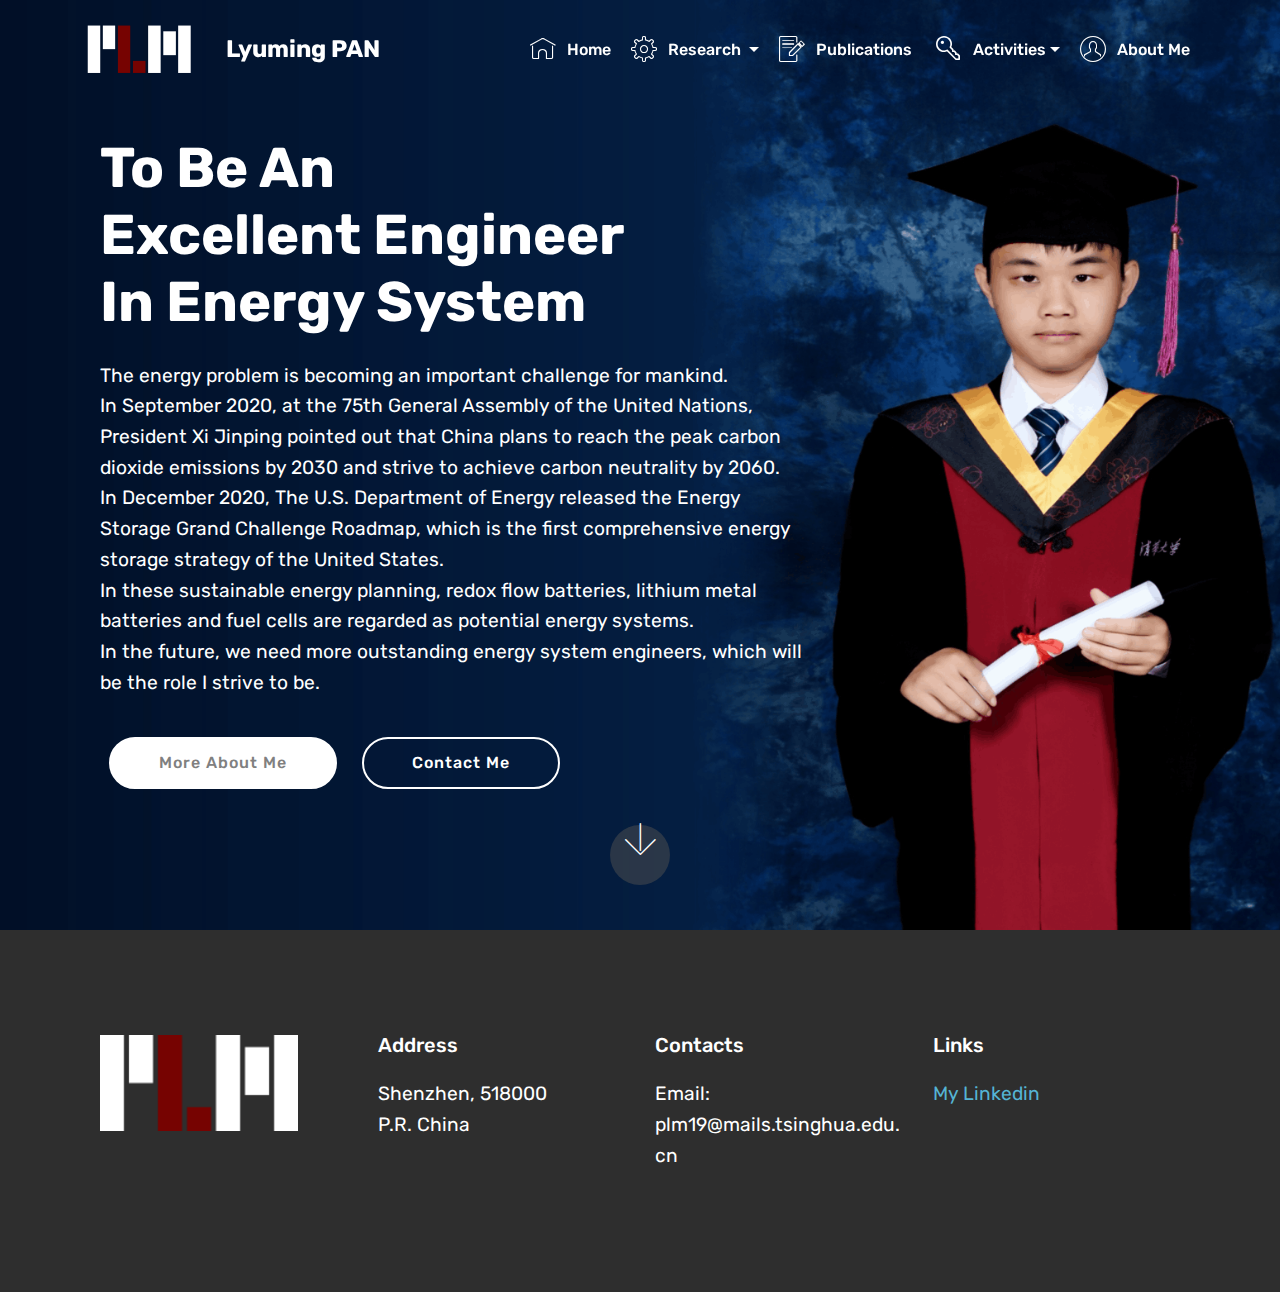
<file: index.html>
<!DOCTYPE html>
<html  >
<head>
  <!-- Site made with Mobirise Website Builder v4.12.4, https://mobirise.com -->
  <meta charset="UTF-8">
  <meta http-equiv="X-UA-Compatible" content="IE=edge">
  <meta name="generator" content="Mobirise v4.12.4, mobirise.com">
  <meta name="viewport" content="width=device-width, initial-scale=1, minimum-scale=1">
  <link rel="shortcut icon" href="assets/images/logo-mini-404x284.png" type="image/x-icon">
  <meta name="description" content="">
  
  
  <title>Home</title>
  <link rel="stylesheet" href="assets/web/assets/mobirise-icons-bold/mobirise-icons-bold.css">
  <link rel="stylesheet" href="assets/web/assets/mobirise-icons/mobirise-icons.css">
  <link rel="stylesheet" href="assets/bootstrap/css/bootstrap.min.css">
  <link rel="stylesheet" href="assets/bootstrap/css/bootstrap-grid.min.css">
  <link rel="stylesheet" href="assets/bootstrap/css/bootstrap-reboot.min.css">
  <link rel="stylesheet" href="assets/tether/tether.min.css">
  <link rel="stylesheet" href="assets/dropdown/css/style.css">
  <link rel="stylesheet" href="assets/socicon/css/styles.css">
  <link rel="stylesheet" href="assets/theme/css/style.css">
  <link rel="preload" as="style" href="assets/mobirise/css/mbr-additional.css"><link rel="stylesheet" href="assets/mobirise/css/mbr-additional.css" type="text/css">
  
  
  
</head>
<body>
  <section class="menu cid-qTkzRZLJNu" once="menu" id="menu1-0">

    

    <nav class="navbar navbar-expand beta-menu navbar-dropdown align-items-center navbar-fixed-top navbar-toggleable-sm bg-color transparent">
        <button class="navbar-toggler navbar-toggler-right" type="button" data-toggle="collapse" data-target="#navbarSupportedContent" aria-controls="navbarSupportedContent" aria-expanded="false" aria-label="Toggle navigation">
            <div class="hamburger">
                <span></span>
                <span></span>
                <span></span>
                <span></span>
            </div>
        </button>
        <div class="menu-logo">
            <div class="navbar-brand">
                <span class="navbar-logo">
                    <a href="index.html">
                         <img src="assets/images/logo-mini-404x284.png" alt="Mobirise" title="" style="height: 5.2rem;">
                    </a>
                </span>
                <span class="navbar-caption-wrap"><a class="navbar-caption text-white display-5" href="index.html">&nbsp; &nbsp;Lyuming PAN</a></span>
            </div>
        </div>
        <div class="collapse navbar-collapse" id="navbarSupportedContent">
            <ul class="navbar-nav nav-dropdown nav-right" data-app-modern-menu="true"><li class="nav-item">
                    <a class="nav-link link text-white display-4" href="https://mobirise.com">
                        </a>
                </li><li class="nav-item"><a class="nav-link link text-white display-4" href="index.html">
                        <span class="mbri-home mbr-iconfont mbr-iconfont-btn"></span>Home</a></li><li class="nav-item dropdown"><a class="nav-link link text-white dropdown-toggle display-4" href="page1.html" data-toggle="dropdown-submenu" aria-expanded="false"><span class="mbri-setting3 mbr-iconfont mbr-iconfont-btn"></span>
                        Research&nbsp;</a><div class="dropdown-menu"><a class="text-white dropdown-item display-4" href="page1.html#header9-1s">Cathodes of Zn-air Batteries</a><a class="text-white dropdown-item display-4" href="page1.html#header9-1t">Catalysts of Zn-air Batteries</a><a class="text-white dropdown-item display-4" href="page1.html#header9-20">System of Mg-air Batteries</a></div></li><li class="nav-item"><a class="nav-link link text-white display-4" href="page2.html"><span class="mbri-edit mbr-iconfont mbr-iconfont-btn"></span>
                        Publications&nbsp;</a></li><li class="nav-item dropdown"><a class="nav-link link text-white dropdown-toggle display-4" href="page3.html" data-toggle="dropdown-submenu" aria-expanded="false"><span class="mbrib-key mbr-iconfont mbr-iconfont-btn"></span>Activities</a><div class="dropdown-menu"><a class="text-white dropdown-item display-4" href="page3.html#header9-1v">Speech and Presentation</a><a class="text-white dropdown-item display-4" href="page3.html#features14-v">Teaching Assistant</a></div></li>
                <li class="nav-item">
                    <a class="nav-link link text-white display-4" href="page4.html"><span class="mbri-user mbr-iconfont mbr-iconfont-btn"></span>
                        
                        About Me</a>
                </li></ul>
            
        </div>
    </nav>
</section>

<section class="engine"><a href="https://mobirise.info/b">how to create a site for free</a></section><section class="header9 cid-swNznnhwGh" id="header9-1q">

    

    

    <div class="container">
        <div class="media-container-column mbr-white col-lg-8 col-md-10">
            <h1 class="mbr-section-title align-left mbr-bold pb-3 mbr-fonts-style display-1">To Be An
<div>Excellent Engineer
</div><div>In Energy System
</div></h1>
            
            <p class="mbr-text align-left pb-3 mbr-fonts-style display-7">The energy problem is becoming an important challenge for mankind. <br>In September 2020, at the 75th General Assembly of the United Nations, President Xi Jinping pointed out that China plans to reach the peak carbon dioxide emissions by 2030 and strive to achieve carbon neutrality by 2060. <br>In December 2020, The U.S. Department of Energy released the Energy Storage Grand Challenge Roadmap, which is the first comprehensive energy storage strategy of the United States. <br>In these sustainable energy planning, redox flow batteries, lithium metal batteries and fuel cells are regarded as potential energy systems. <br>In the future, we need more outstanding energy system engineers, which will be the role I strive to be.
&nbsp;&nbsp;<br></p>
            <div class="mbr-section-btn align-left"><a class="btn btn-md btn-white display-4" href="page4.html">More About Me</a>
                <a class="btn btn-md btn-white-outline display-4" href="index.html#bottom">Contact Me</a></div>
        </div>
    </div>

    <div class="mbr-arrow hidden-sm-down" aria-hidden="true">
        <a href="#next">
            <i class="mbri-down mbr-iconfont"></i>
        </a>
    </div>
</section>

<section class="cid-qTkAaeaxX5" id="footer1-2">

    

    

    <div class="container">
        <div class="media-container-row content text-white">
            <div class="col-12 col-md-3">
                <div class="media-wrap">
                    <a href="https://mobirise.com/">
                        <img src="assets/images/logo-192x93.png" alt="Mobirise" title="">
                    </a>
                </div>
            </div>
            <div class="col-12 col-md-3 mbr-fonts-style display-7">
                <h5 class="pb-3">
                    Address
                </h5>
                <p class="mbr-text">Shenzhen, 518000<br>P.R. China</p>
            </div>
            <div class="col-12 col-md-3 mbr-fonts-style display-7">
                <h5 class="pb-3">
                    Contacts
                </h5>
                <p class="mbr-text">
                    Email: <br>plm19@mails.tsinghua.edu.cn</p>
            </div>
            <div class="col-12 col-md-3 mbr-fonts-style display-7">
                <h5 class="pb-3">
                    Links
                </h5>
                <p class="mbr-text"><a href="https://www.linkedin.com/in/lyuming-pan-6872a6199" target="_blank">My Linkedin</a>&nbsp;<br><br><br></p>
            </div>
        </div>
        
    </div>
</section>


  <script src="assets/web/assets/jquery/jquery.min.js"></script>
  <script src="assets/popper/popper.min.js"></script>
  <script src="assets/bootstrap/js/bootstrap.min.js"></script>
  <script src="assets/tether/tether.min.js"></script>
  <script src="assets/dropdown/js/nav-dropdown.js"></script>
  <script src="assets/dropdown/js/navbar-dropdown.js"></script>
  <script src="assets/touchswipe/jquery.touch-swipe.min.js"></script>
  <script src="assets/smoothscroll/smooth-scroll.js"></script>
  <script src="assets/theme/js/script.js"></script>
  
  
</body>
</html>
</file>
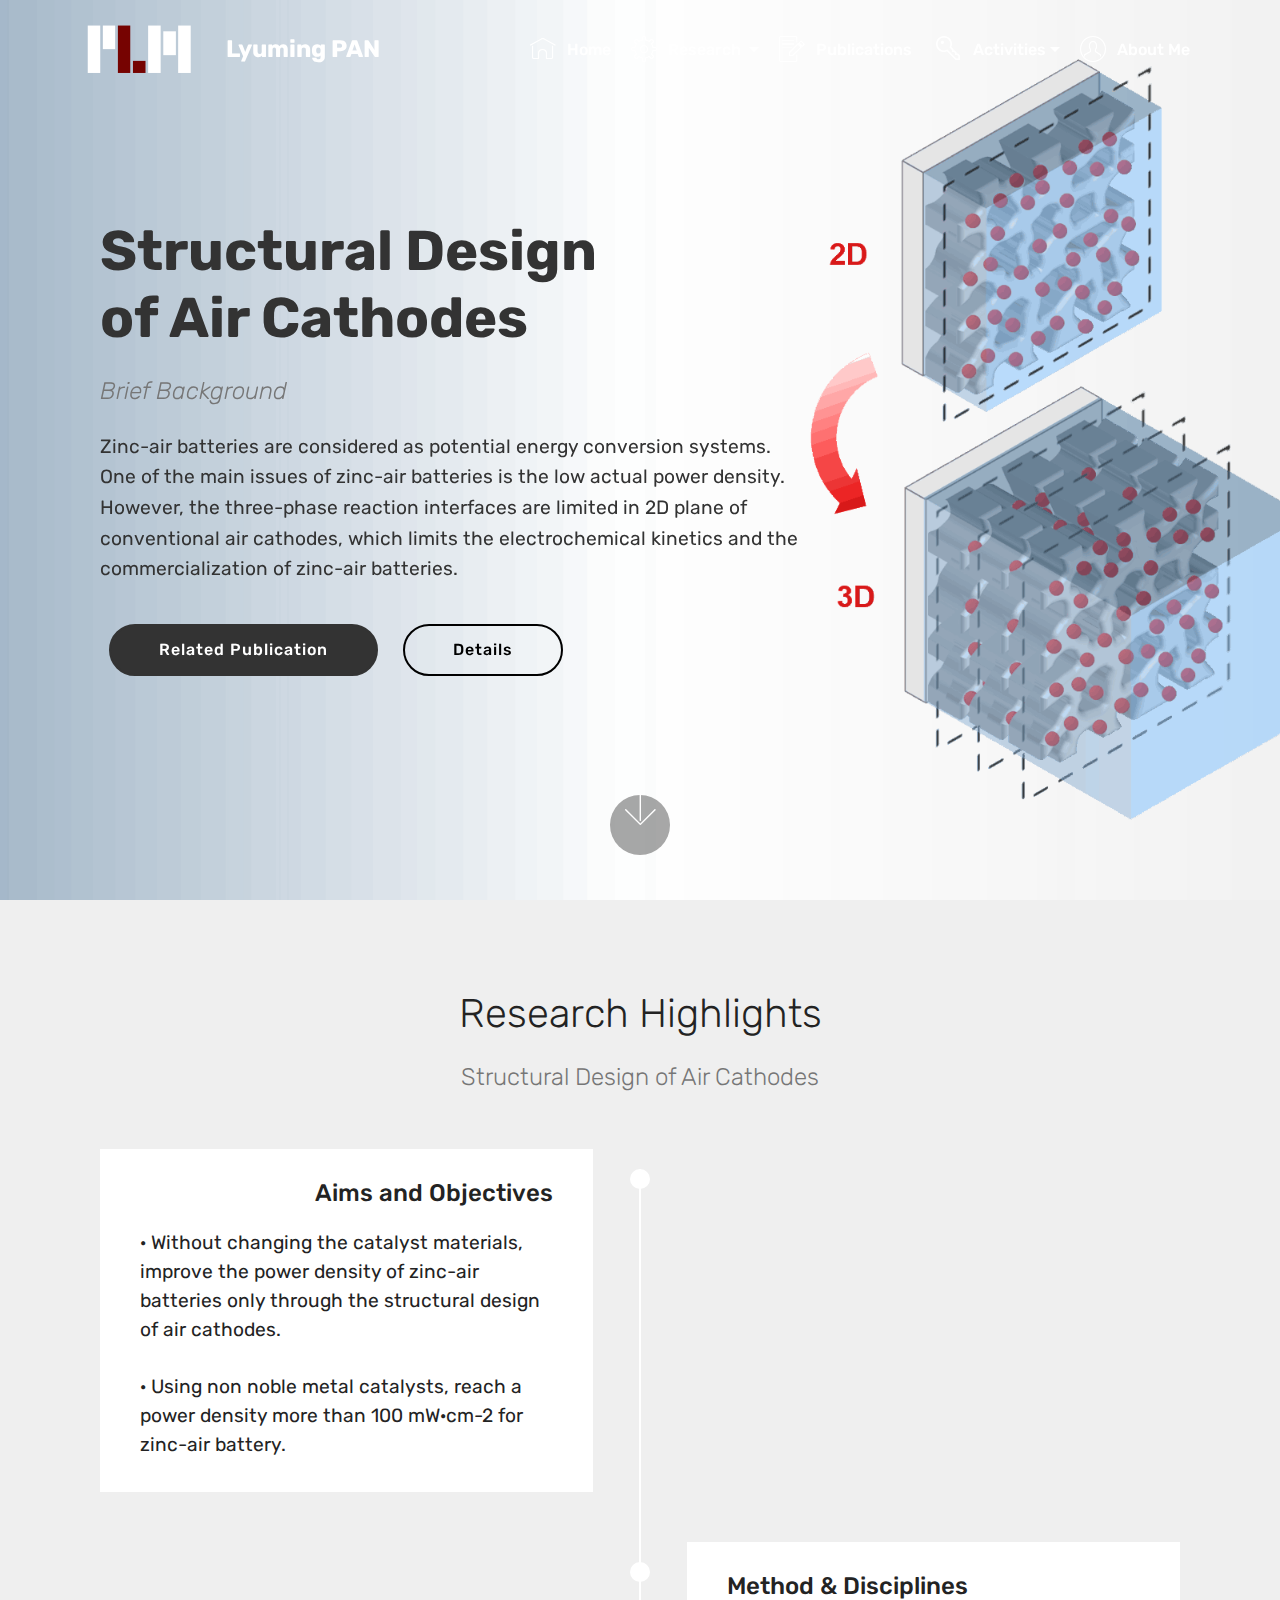
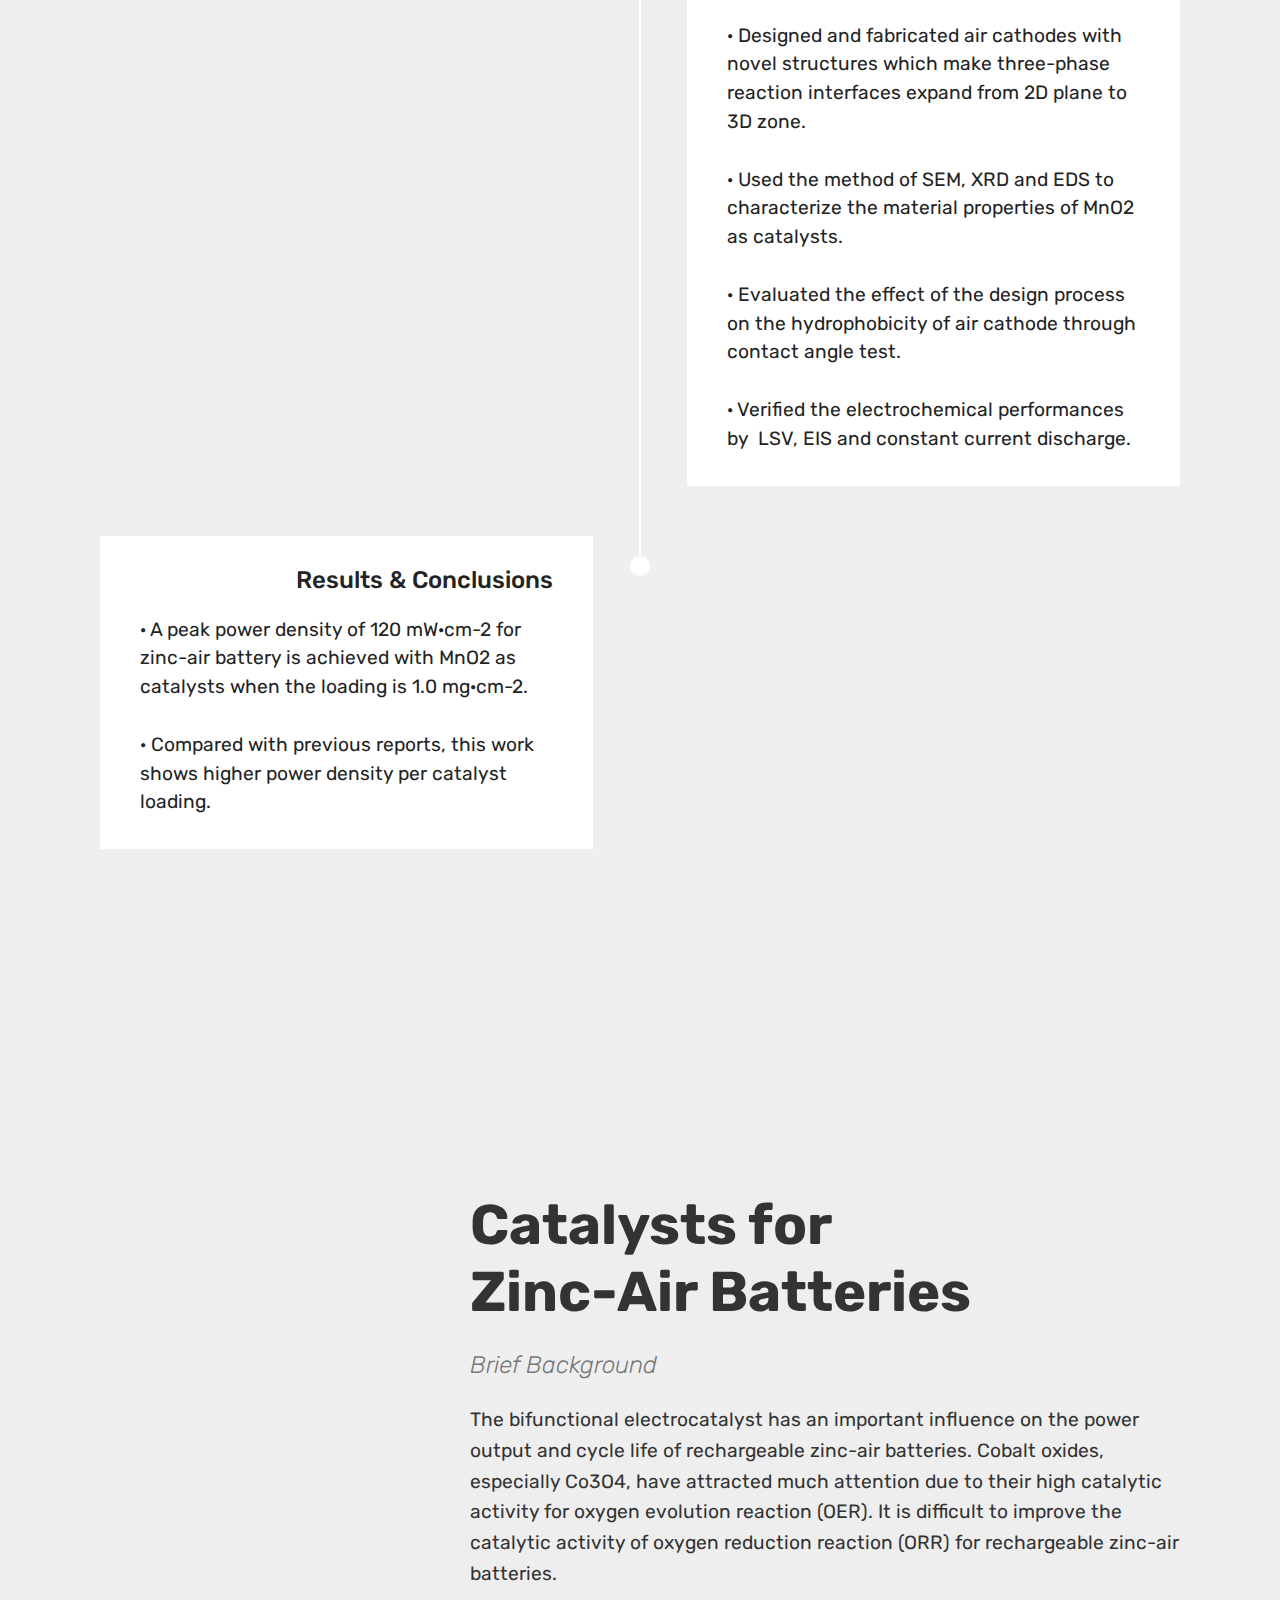
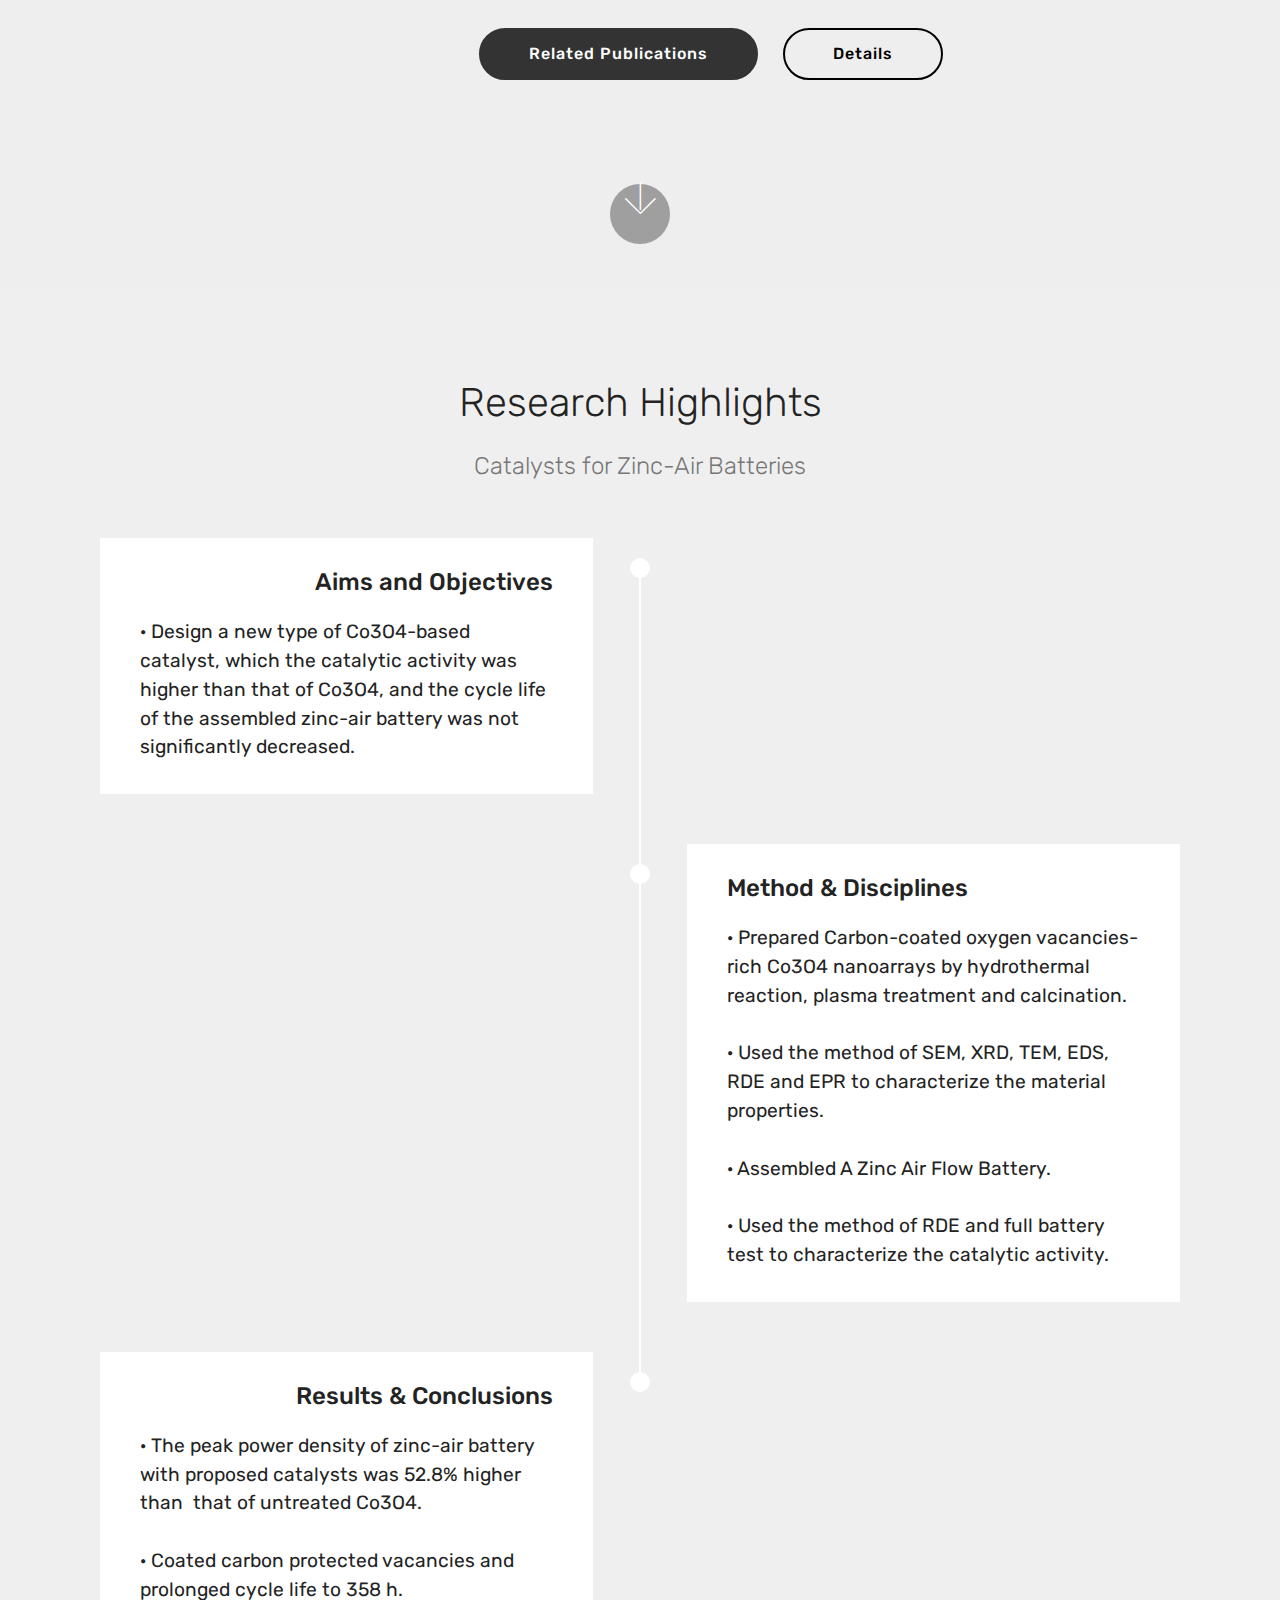
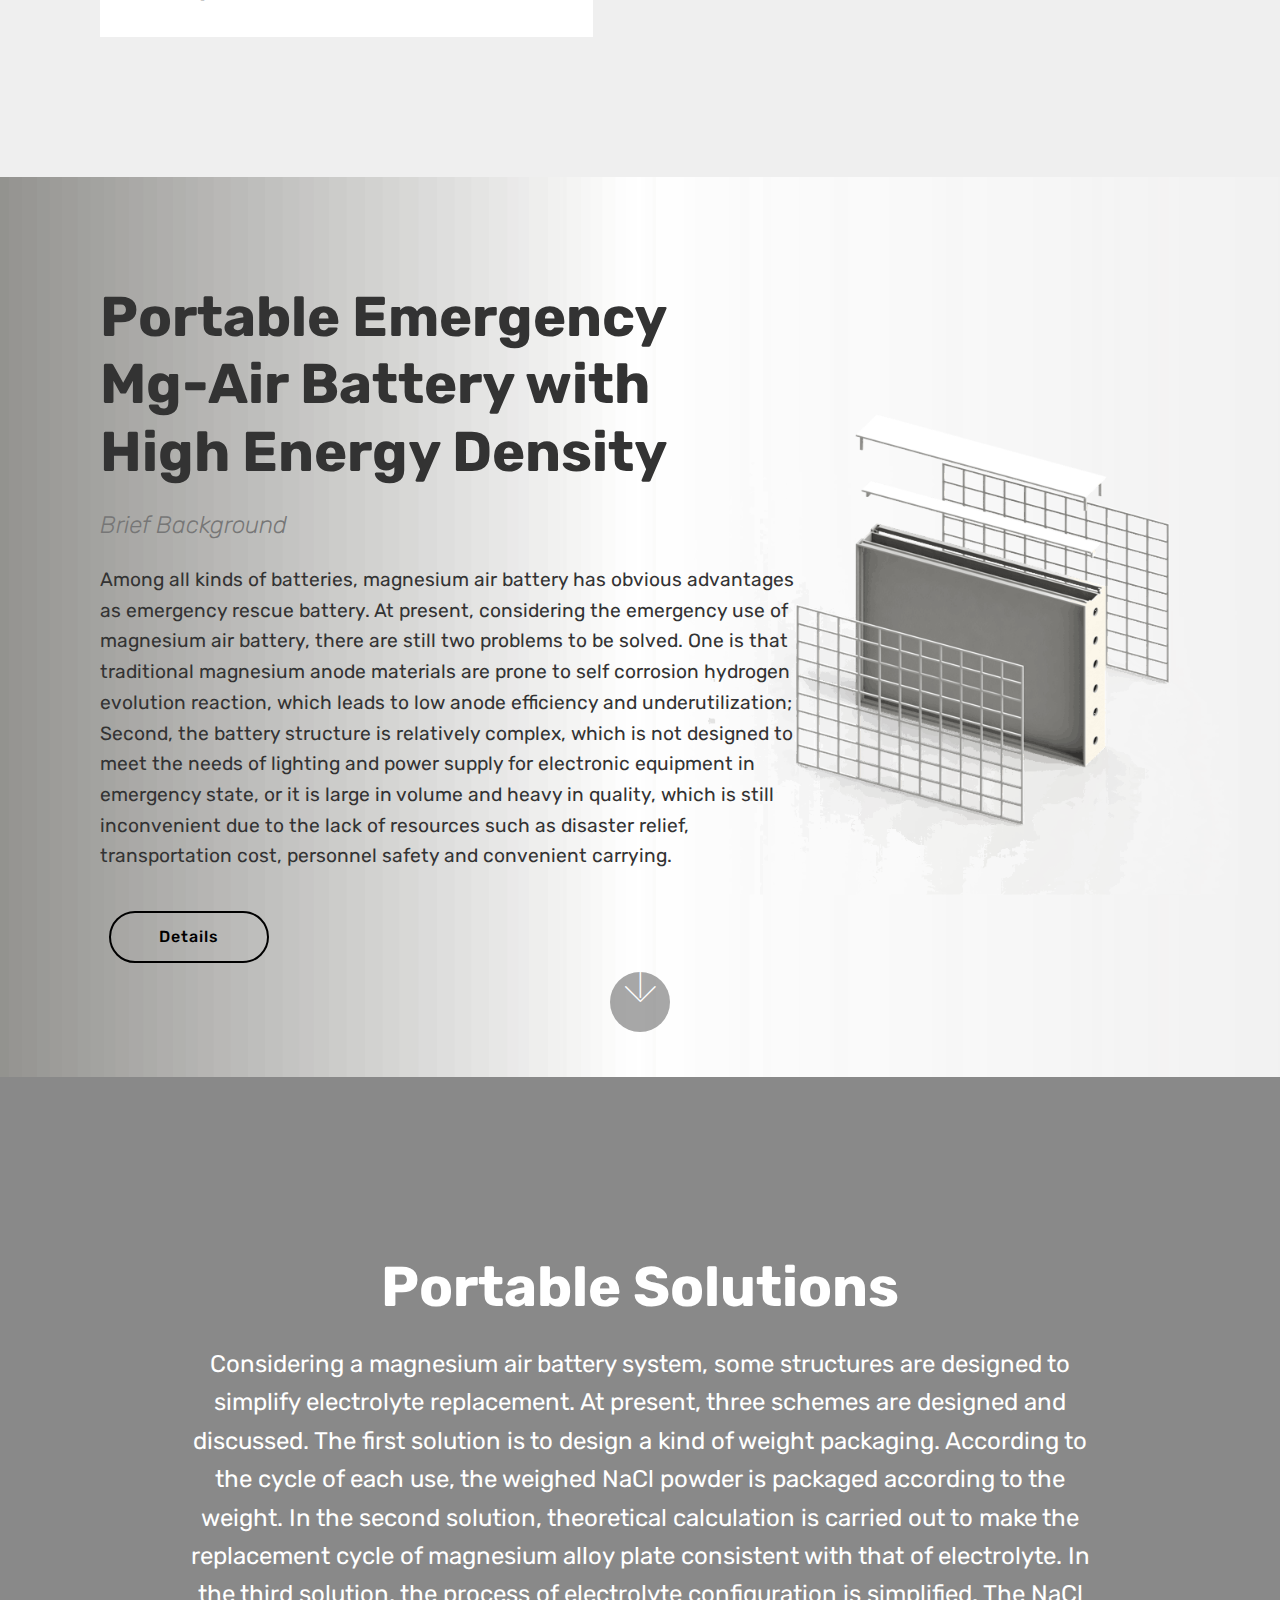
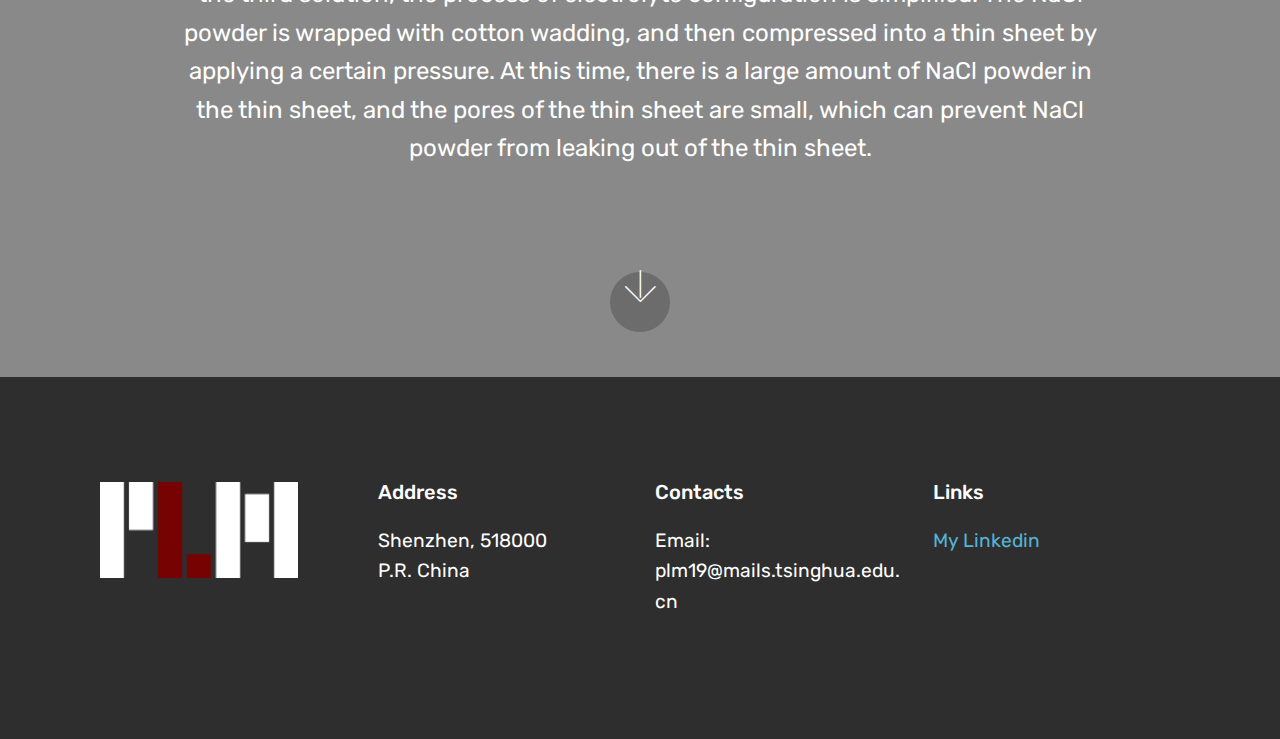
<file: page1.html>
<!DOCTYPE html>
<html  >
<head>
  <!-- Site made with Mobirise Website Builder v4.12.4, https://mobirise.com -->
  <meta charset="UTF-8">
  <meta http-equiv="X-UA-Compatible" content="IE=edge">
  <meta name="generator" content="Mobirise v4.12.4, mobirise.com">
  <meta name="viewport" content="width=device-width, initial-scale=1, minimum-scale=1">
  <link rel="shortcut icon" href="assets/images/logo-mini-404x284.png" type="image/x-icon">
  <meta name="description" content="Site Builder Description">
  
  
  <title>Research</title>
  <link rel="stylesheet" href="assets/web/assets/mobirise-icons-bold/mobirise-icons-bold.css">
  <link rel="stylesheet" href="assets/web/assets/mobirise-icons/mobirise-icons.css">
  <link rel="stylesheet" href="assets/bootstrap/css/bootstrap.min.css">
  <link rel="stylesheet" href="assets/bootstrap/css/bootstrap-grid.min.css">
  <link rel="stylesheet" href="assets/bootstrap/css/bootstrap-reboot.min.css">
  <link rel="stylesheet" href="assets/tether/tether.min.css">
  <link rel="stylesheet" href="assets/socicon/css/styles.css">
  <link rel="stylesheet" href="assets/dropdown/css/style.css">
  <link rel="stylesheet" href="assets/theme/css/style.css">
  <link rel="preload" as="style" href="assets/mobirise/css/mbr-additional.css"><link rel="stylesheet" href="assets/mobirise/css/mbr-additional.css" type="text/css">
  
  
  
</head>
<body>
  <section class="menu cid-qTkzRZLJNu" once="menu" id="menu1-8">

    

    <nav class="navbar navbar-expand beta-menu navbar-dropdown align-items-center navbar-fixed-top navbar-toggleable-sm bg-color transparent">
        <button class="navbar-toggler navbar-toggler-right" type="button" data-toggle="collapse" data-target="#navbarSupportedContent" aria-controls="navbarSupportedContent" aria-expanded="false" aria-label="Toggle navigation">
            <div class="hamburger">
                <span></span>
                <span></span>
                <span></span>
                <span></span>
            </div>
        </button>
        <div class="menu-logo">
            <div class="navbar-brand">
                <span class="navbar-logo">
                    <a href="index.html">
                         <img src="assets/images/logo-mini-404x284.png" alt="Mobirise" title="" style="height: 5.2rem;">
                    </a>
                </span>
                <span class="navbar-caption-wrap"><a class="navbar-caption text-white display-5" href="index.html">&nbsp; &nbsp;Lyuming PAN</a></span>
            </div>
        </div>
        <div class="collapse navbar-collapse" id="navbarSupportedContent">
            <ul class="navbar-nav nav-dropdown nav-right" data-app-modern-menu="true"><li class="nav-item">
                    <a class="nav-link link text-white display-4" href="https://mobirise.com">
                        </a>
                </li><li class="nav-item"><a class="nav-link link text-white display-4" href="index.html">
                        <span class="mbri-home mbr-iconfont mbr-iconfont-btn"></span>Home</a></li><li class="nav-item dropdown"><a class="nav-link link text-white dropdown-toggle display-4" href="page1.html" data-toggle="dropdown-submenu" aria-expanded="false"><span class="mbri-setting3 mbr-iconfont mbr-iconfont-btn"></span>
                        Research&nbsp;</a><div class="dropdown-menu"><a class="text-white dropdown-item display-4" href="page1.html#header9-1s">Cathodes of Zn-air Batteries</a><a class="text-white dropdown-item display-4" href="page1.html#header9-1t">Catalysts of Zn-air Batteries</a><a class="text-white dropdown-item display-4" href="page1.html#header9-20">System of Mg-air Batteries</a></div></li><li class="nav-item"><a class="nav-link link text-white display-4" href="page2.html"><span class="mbri-edit mbr-iconfont mbr-iconfont-btn"></span>
                        Publications&nbsp;</a></li><li class="nav-item dropdown"><a class="nav-link link text-white dropdown-toggle display-4" href="page3.html" data-toggle="dropdown-submenu" aria-expanded="false"><span class="mbrib-key mbr-iconfont mbr-iconfont-btn"></span>Activities</a><div class="dropdown-menu"><a class="text-white dropdown-item display-4" href="page3.html#header9-1v">Speech and Presentation</a><a class="text-white dropdown-item display-4" href="page3.html#features14-v">Teaching Assistant</a></div></li>
                <li class="nav-item">
                    <a class="nav-link link text-white display-4" href="page4.html"><span class="mbri-user mbr-iconfont mbr-iconfont-btn"></span>
                        
                        About Me</a>
                </li></ul>
            
        </div>
    </nav>
</section>

<section class="engine"><a href="https://mobirise.info/l">free website templates</a></section><section class="header9 cid-swNBiLsJZi mbr-fullscreen mbr-parallax-background" id="header9-1s">

    

    

    <div class="container">
        <div class="media-container-column mbr-white col-lg-8 col-md-10">
            <h1 class="mbr-section-title align-left mbr-bold pb-3 mbr-fonts-style display-1">Structural Design<br>of
 Air Cathodes&nbsp;</h1>
            <h3 class="mbr-section-subtitle align-left mbr-light pb-3 mbr-fonts-style display-5">
                Brief Background</h3>
            <p class="mbr-text align-left pb-3 mbr-fonts-style display-7">Zinc-air batteries are considered as potential energy conversion systems. One of the main issues of zinc-air batteries is the low actual power density. However, the three-phase reaction interfaces are limited in 2D plane of conventional air cathodes, which limits the electrochemical kinetics and the commercialization of zinc-air batteries. &nbsp;<br></p>
            <div class="mbr-section-btn align-left"><a class="btn btn-md btn-black display-4" href="page2.html#services6-x">Related Publication</a>
                <a class="btn btn-md btn-black-outline display-4" href="page1.html#timeline1-1w">Details</a></div>
        </div>
    </div>

    <div class="mbr-arrow hidden-sm-down" aria-hidden="true">
        <a href="#next">
            <i class="mbri-down mbr-iconfont"></i>
        </a>
    </div>
</section>

<section class="timeline1 cid-swNSldCWB3" id="timeline1-1w">

    

    

    <div class="container align-center">
        <h2 class="mbr-section-title pb-3 mbr-fonts-style display-2">
            Research Highlights</h2>
        <h3 class="mbr-section-subtitle pb-5 mbr-fonts-style display-5">Structural Design
 of Air Cathodes</h3>

        <div class="container timelines-container" mbri-timelines="">
            <!--1-->
            <div class="row timeline-element reverse separline">
                 <div class="timeline-date-panel col-xs-12 col-md-6  align-left">         
                    <div class="time-line-date-content">
                        
                    </div>
                </div>
           <span class="iconBackground"></span>
            <div class="col-xs-12 col-md-6 align-right">
                <div class="timeline-text-content">
                    <h4 class="mbr-timeline-title pb-3 mbr-fonts-style display-5">Aims and Objectives</h4>
                    <p class="mbr-timeline-text mbr-fonts-style display-7">· Without changing the catalyst materials, improve the power density of zinc-air batteries only through the structural design of air cathodes.
<br><br>· Using non noble metal catalysts, reach a power density more than 100 mW·cm-2 for zinc-air battery.</p>
                 </div>
            </div>
            </div>
            <!--2-->
            <div class="row timeline-element  separline">
                <div class="timeline-date-panel col-xs-12 col-md-6 align-right">
                    <div class="time-line-date-content">
                        
                    </div>
                </div>
                <span class="iconBackground"></span>
                <div class="col-xs-12 col-md-6 align-left ">
                    <div class="timeline-text-content">
                        <h4 class="mbr-timeline-title pb-3 mbr-fonts-style display-5">Method &amp; Disciplines</h4>
                        <p class="mbr-timeline-text mbr-fonts-style display-7">· Designed and fabricated air cathodes with novel structures which make three-phase 
<br>reaction interfaces expand from 2D plane to 3D zone.&nbsp;<br><br>·&nbsp;Used the method of SEM, XRD and EDS to characterize the material properties of MnO2 as catalysts.<br><br>· Evaluated the effect of the design process on the hydrophobicity of air cathode through contact angle test.<br><br>· Verified the electrochemical performances by &nbsp;LSV, EIS and constant current discharge.&nbsp;</p>
                    </div>
                </div>
            </div>
            <!--3-->
            <div class="row timeline-element reverse">
                <div class="timeline-date-panel col-xs-12 col-md-6  align-left">
                    <div class="time-line-date-content">
                        
                    </div>
                </div>
                <span class="iconBackground"></span>
                <div class="col-xs-12 col-md-6 align-right">
                    <div class="timeline-text-content">
                        <h4 class="mbr-timeline-title pb-3 mbr-fonts-style display-5">Results &amp; Conclusions</h4>      
                        <p class="mbr-timeline-text mbr-fonts-style display-7">· A peak power density of 120 mW·cm-2
for zinc-air battery is achieved with MnO2 as catalysts when the loading is 1.0 mg·cm-2. <br><br>· Compared with previous reports, this work shows higher power density per catalyst loading.</p>
                    </div>
                </div>
            </div>
            <!--4-->
            
            <!--5-->
            
            <!--6-->
            
            <!--7-->
            
            <!--8-->
            
            <!--9-->
            
            <!--10-->
            
            <!--11-->
            
            <!--12-->
            
        </div>
    </div>
</section>

<section class="header9 cid-swND9EzevQ mbr-fullscreen mbr-parallax-background" id="header9-1t">

    

    

    <div class="container">
        <div class="media-container-column mbr-white col-lg-8 col-md-10 ml-auto">
            <h1 class="mbr-section-title align-left mbr-bold pb-3 mbr-fonts-style display-1">Catalysts for
<div>Zinc-Air Batteries
</div></h1>
            <h3 class="mbr-section-subtitle align-left mbr-light pb-3 mbr-fonts-style display-5">Brief Background</h3>
            <p class="mbr-text align-left pb-3 mbr-fonts-style display-7">The bifunctional electrocatalyst has an important influence on the power output and cycle life of
rechargeable zinc-air batteries. Cobalt oxides, especially Co3O4, have attracted much attention due to
their high catalytic activity for oxygen evolution reaction (OER). It is difficult to improve the catalytic
activity of oxygen reduction reaction (ORR) for rechargeable zinc-air batteries.<br></p>
            <div class="mbr-section-btn align-left"><a class="btn btn-md btn-black display-4" href="page2.html#services6-x">Related Publications</a>
                <a class="btn btn-md btn-black-outline display-4" href="page1.html#timeline1-1x">Details</a></div>
        </div>
    </div>

    <div class="mbr-arrow hidden-sm-down" aria-hidden="true">
        <a href="#next">
            <i class="mbri-down mbr-iconfont"></i>
        </a>
    </div>
</section>

<section class="timeline1 cid-swNUt3c8Ec" id="timeline1-1x">

    

    

    <div class="container align-center">
        <h2 class="mbr-section-title pb-3 mbr-fonts-style display-2">
            Research Highlights</h2>
        <h3 class="mbr-section-subtitle pb-5 mbr-fonts-style display-5">Catalysts for
 Zinc-Air Batteries</h3>

        <div class="container timelines-container" mbri-timelines="">
            <!--1-->
            <div class="row timeline-element reverse separline">
                 <div class="timeline-date-panel col-xs-12 col-md-6  align-left">         
                    <div class="time-line-date-content">
                        
                    </div>
                </div>
           <span class="iconBackground"></span>
            <div class="col-xs-12 col-md-6 align-right">
                <div class="timeline-text-content">
                    <h4 class="mbr-timeline-title pb-3 mbr-fonts-style display-5">Aims and Objectives</h4>
                    <p class="mbr-timeline-text mbr-fonts-style display-7">· Design a new type of Co3O4-based catalyst, which the catalytic activity was higher than that of Co3O4, and the cycle life of the assembled zinc-air battery was not significantly decreased.</p>
                 </div>
            </div>
            </div>
            <!--2-->
            <div class="row timeline-element  separline">
                <div class="timeline-date-panel col-xs-12 col-md-6 align-right">
                    <div class="time-line-date-content">
                        
                    </div>
                </div>
                <span class="iconBackground"></span>
                <div class="col-xs-12 col-md-6 align-left ">
                    <div class="timeline-text-content">
                        <h4 class="mbr-timeline-title pb-3 mbr-fonts-style display-5">Method &amp; Disciplines</h4>
                        <p class="mbr-timeline-text mbr-fonts-style display-7">· Prepared Carbon-coated oxygen vacancies-rich Co3O4 nanoarrays by hydrothermal 
<br>reaction, plasma treatment and calcination. <br><br>· Used the method of SEM, XRD, TEM, EDS, RDE and EPR to characterize the material properties.<br><br>· Assembled A Zinc Air Flow Battery.<br><br>· Used the method of RDE and full battery test to characterize the catalytic activity.</p>
                    </div>
                </div>
            </div>
            <!--3-->
            <div class="row timeline-element reverse">
                <div class="timeline-date-panel col-xs-12 col-md-6  align-left">
                    <div class="time-line-date-content">
                        
                    </div>
                </div>
                <span class="iconBackground"></span>
                <div class="col-xs-12 col-md-6 align-right">
                    <div class="timeline-text-content">
                        <h4 class="mbr-timeline-title pb-3 mbr-fonts-style display-5">Results &amp; Conclusions</h4>      
                        <p class="mbr-timeline-text mbr-fonts-style display-7">· The peak power density of zinc-air battery with proposed catalysts was 52.8% higher than &nbsp;that of untreated Co3O4. <br><br>· Coated carbon protected vacancies and prolonged cycle life to 358 h.</p>
                    </div>
                </div>
            </div>
            <!--4-->
            
            <!--5-->
            
            <!--6-->
            
            <!--7-->
            
            <!--8-->
            
            <!--9-->
            
            <!--10-->
            
            <!--11-->
            
            <!--12-->
            
        </div>
    </div>
</section>

<section class="header9 cid-swO4Du9GXE mbr-fullscreen" id="header9-20">

    

    

    <div class="container">
        <div class="media-container-column mbr-white col-lg-8 col-md-10">
            <h1 class="mbr-section-title align-left mbr-bold pb-3 mbr-fonts-style display-1">Portable Emergency <br>Mg-Air Battery with <br>High Energy Density</h1>
            <h3 class="mbr-section-subtitle align-left mbr-light pb-3 mbr-fonts-style display-5">Brief Background</h3>
            <p class="mbr-text align-left pb-3 mbr-fonts-style display-7">Among all kinds of batteries, magnesium air battery has obvious advantages as emergency rescue battery. At present, considering the emergency use of magnesium air battery, there are still two problems to be solved. One is that traditional magnesium anode materials are prone to self corrosion hydrogen evolution reaction, which leads to low anode efficiency and underutilization; Second, the battery structure is relatively complex, which is not designed to meet the needs of lighting and power supply for electronic equipment in emergency state, or it is large in volume and heavy in quality, which is still inconvenient due to the lack of resources such as disaster relief, transportation cost, personnel safety and convenient carrying.<br></p>
            <div class="mbr-section-btn align-left"><a class="btn btn-md btn-black-outline display-4" href="page1.html#header2-1z">Details</a></div>
        </div>
    </div>

    <div class="mbr-arrow hidden-sm-down" aria-hidden="true">
        <a href="#next">
            <i class="mbri-down mbr-iconfont"></i>
        </a>
    </div>
</section>

<section class="cid-swO1EHWK9D mbr-fullscreen mbr-parallax-background" id="header2-1z">

    

    <div class="mbr-overlay" style="opacity: 0.5; background-color: rgb(35, 35, 35);"></div>

    <div class="container align-center">
        <div class="row justify-content-md-center">
            <div class="mbr-white col-md-10">
                <h1 class="mbr-section-title mbr-bold pb-3 mbr-fonts-style display-1">
                    Portable Solutions</h1>
                
                <p class="mbr-text pb-3 mbr-fonts-style display-5">
                    Considering a magnesium air battery system, some structures are designed to simplify electrolyte replacement. At present, three schemes are designed and discussed. The first solution is to design a kind of weight packaging. According to the cycle of each use, the weighed NaCl powder is packaged according to the weight. In the second solution, theoretical calculation is carried out to make the replacement cycle of magnesium alloy plate consistent with that of electrolyte. In the third solution, the process of electrolyte configuration is simplified. The NaCl powder is wrapped with cotton wadding, and then compressed into a thin sheet by applying a certain pressure. At this time, there is a large amount of NaCl powder in the thin sheet, and the pores of the thin sheet are small, which can prevent NaCl powder from leaking out of the thin sheet.
                </p>
                
            </div>
        </div>
    </div>
    <div class="mbr-arrow hidden-sm-down" aria-hidden="true">
        <a href="#next">
            <i class="mbri-down mbr-iconfont"></i>
        </a>
    </div>
</section>

<section class="cid-swNsTjFUjS" id="footer1-1m">

    

    

    <div class="container">
        <div class="media-container-row content text-white">
            <div class="col-12 col-md-3">
                <div class="media-wrap">
                    <a href="https://mobirise.com/">
                        <img src="assets/images/logo-192x93.png" alt="Mobirise" title="">
                    </a>
                </div>
            </div>
            <div class="col-12 col-md-3 mbr-fonts-style display-7">
                <h5 class="pb-3">
                    Address
                </h5>
                <p class="mbr-text">Shenzhen, 518000<br>P.R. China</p>
            </div>
            <div class="col-12 col-md-3 mbr-fonts-style display-7">
                <h5 class="pb-3">
                    Contacts
                </h5>
                <p class="mbr-text">
                    Email: <br>plm19@mails.tsinghua.edu.cn</p>
            </div>
            <div class="col-12 col-md-3 mbr-fonts-style display-7">
                <h5 class="pb-3">
                    Links
                </h5>
                <p class="mbr-text"><a href="http://www.linkedin.com/in/lyuming-pan-6872a6199" target="_blank">My Linkedin</a>&nbsp;<br><br><br></p>
            </div>
        </div>
        
    </div>
</section>


  <script src="assets/web/assets/jquery/jquery.min.js"></script>
  <script src="assets/popper/popper.min.js"></script>
  <script src="assets/bootstrap/js/bootstrap.min.js"></script>
  <script src="assets/smoothscroll/smooth-scroll.js"></script>
  <script src="assets/tether/tether.min.js"></script>
  <script src="assets/touchswipe/jquery.touch-swipe.min.js"></script>
  <script src="assets/parallax/jarallax.min.js"></script>
  <script src="assets/dropdown/js/nav-dropdown.js"></script>
  <script src="assets/dropdown/js/navbar-dropdown.js"></script>
  <script src="assets/theme/js/script.js"></script>
  
  
</body>
</html>
</file>
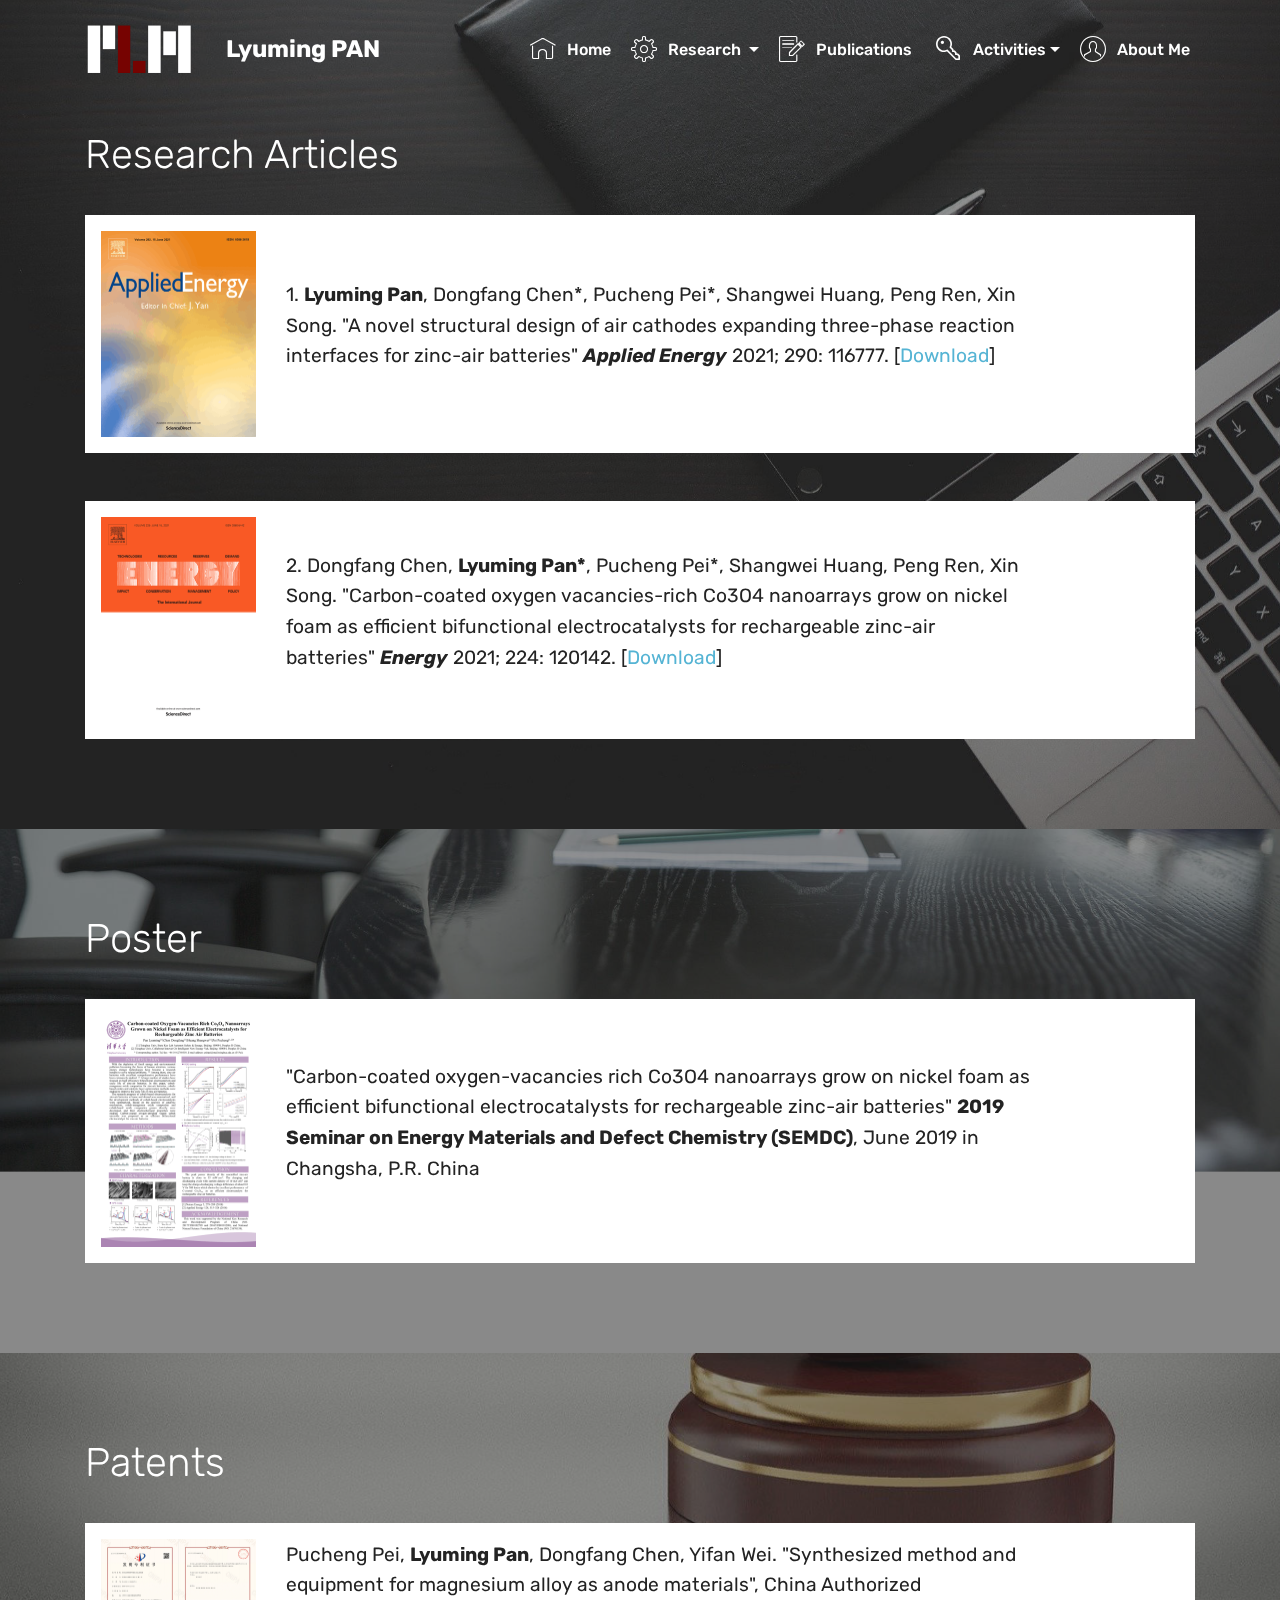
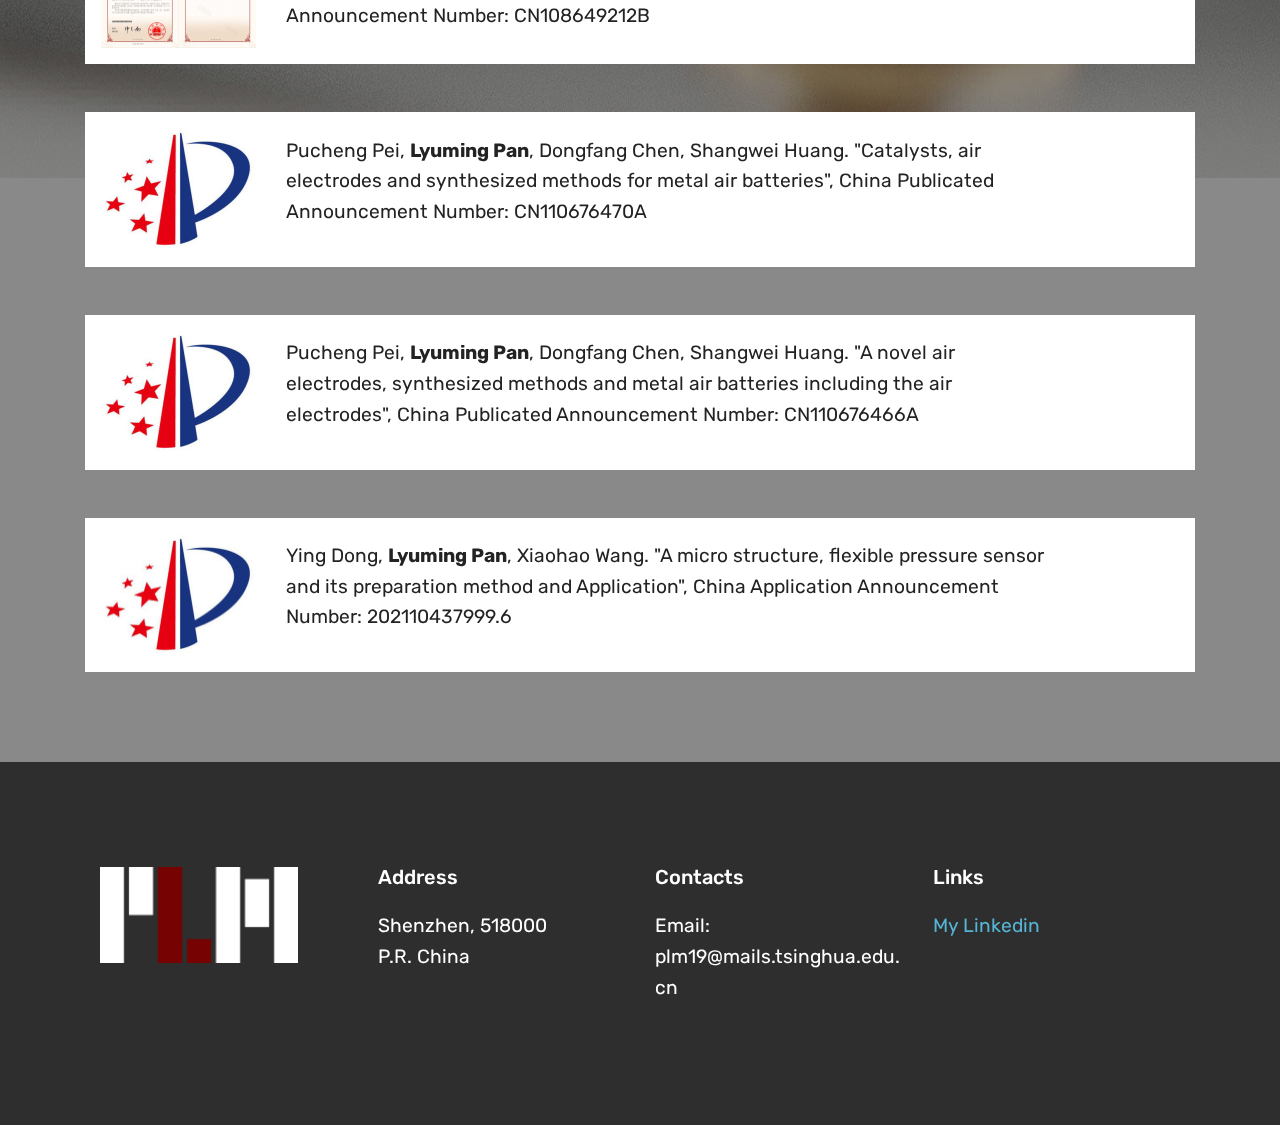
<file: page2.html>
<!DOCTYPE html>
<html  >
<head>
  <!-- Site made with Mobirise Website Builder v4.12.4, https://mobirise.com -->
  <meta charset="UTF-8">
  <meta http-equiv="X-UA-Compatible" content="IE=edge">
  <meta name="generator" content="Mobirise v4.12.4, mobirise.com">
  <meta name="viewport" content="width=device-width, initial-scale=1, minimum-scale=1">
  <link rel="shortcut icon" href="assets/images/logo-mini-404x284.png" type="image/x-icon">
  <meta name="description" content="Site Maker Description">
  
  
  <title>Publications</title>
  <link rel="stylesheet" href="assets/web/assets/mobirise-icons-bold/mobirise-icons-bold.css">
  <link rel="stylesheet" href="assets/web/assets/mobirise-icons/mobirise-icons.css">
  <link rel="stylesheet" href="assets/bootstrap/css/bootstrap.min.css">
  <link rel="stylesheet" href="assets/bootstrap/css/bootstrap-grid.min.css">
  <link rel="stylesheet" href="assets/bootstrap/css/bootstrap-reboot.min.css">
  <link rel="stylesheet" href="assets/tether/tether.min.css">
  <link rel="stylesheet" href="assets/socicon/css/styles.css">
  <link rel="stylesheet" href="assets/dropdown/css/style.css">
  <link rel="stylesheet" href="assets/theme/css/style.css">
  <link rel="preload" as="style" href="assets/mobirise/css/mbr-additional.css"><link rel="stylesheet" href="assets/mobirise/css/mbr-additional.css" type="text/css">
  
  
  
</head>
<body>
  <section class="menu cid-qTkzRZLJNu" once="menu" id="menu1-e">

    

    <nav class="navbar navbar-expand beta-menu navbar-dropdown align-items-center navbar-fixed-top navbar-toggleable-sm bg-color transparent">
        <button class="navbar-toggler navbar-toggler-right" type="button" data-toggle="collapse" data-target="#navbarSupportedContent" aria-controls="navbarSupportedContent" aria-expanded="false" aria-label="Toggle navigation">
            <div class="hamburger">
                <span></span>
                <span></span>
                <span></span>
                <span></span>
            </div>
        </button>
        <div class="menu-logo">
            <div class="navbar-brand">
                <span class="navbar-logo">
                    <a href="index.html">
                         <img src="assets/images/logo-mini-404x284.png" alt="Mobirise" title="" style="height: 5.2rem;">
                    </a>
                </span>
                <span class="navbar-caption-wrap"><a class="navbar-caption text-white display-5" href="index.html">&nbsp; &nbsp;Lyuming PAN</a></span>
            </div>
        </div>
        <div class="collapse navbar-collapse" id="navbarSupportedContent">
            <ul class="navbar-nav nav-dropdown nav-right" data-app-modern-menu="true"><li class="nav-item">
                    <a class="nav-link link text-white display-4" href="https://mobirise.com">
                        </a>
                </li><li class="nav-item"><a class="nav-link link text-white display-4" href="index.html">
                        <span class="mbri-home mbr-iconfont mbr-iconfont-btn"></span>Home</a></li><li class="nav-item dropdown"><a class="nav-link link text-white dropdown-toggle display-4" href="page1.html" data-toggle="dropdown-submenu" aria-expanded="false"><span class="mbri-setting3 mbr-iconfont mbr-iconfont-btn"></span>
                        Research&nbsp;</a><div class="dropdown-menu"><a class="text-white dropdown-item display-4" href="page1.html#header9-1s">Cathodes of Zn-air Batteries</a><a class="text-white dropdown-item display-4" href="page1.html#header9-1t">Catalysts of Zn-air Batteries</a><a class="text-white dropdown-item display-4" href="page1.html#header9-20">System of Mg-air Batteries</a></div></li><li class="nav-item"><a class="nav-link link text-white display-4" href="page2.html"><span class="mbri-edit mbr-iconfont mbr-iconfont-btn"></span>
                        Publications&nbsp;</a></li><li class="nav-item dropdown"><a class="nav-link link text-white dropdown-toggle display-4" href="page3.html" data-toggle="dropdown-submenu" aria-expanded="false"><span class="mbrib-key mbr-iconfont mbr-iconfont-btn"></span>Activities</a><div class="dropdown-menu"><a class="text-white dropdown-item display-4" href="page3.html#header9-1v">Speech and Presentation</a><a class="text-white dropdown-item display-4" href="page3.html#features14-v">Teaching Assistant</a></div></li>
                <li class="nav-item">
                    <a class="nav-link link text-white display-4" href="page4.html"><span class="mbri-user mbr-iconfont mbr-iconfont-btn"></span>
                        
                        About Me</a>
                </li></ul>
            
        </div>
    </nav>
</section>

<section class="engine"><a href="https://mobirise.info/l">free website templates</a></section><section class="services6 cid-swILxv8IKj mbr-parallax-background" id="services6-x">
    <!---->
    
    <!---->
    <!--Overlay-->
    <div class="mbr-overlay" style="opacity: 0.5; background-color: rgb(35, 35, 35);">
    </div>
    <!--Container-->
    <div class="container">
        <div class="row">
            <!--Titles-->
            <div class="title col-12">
                <h2 class="align-left mbr-fonts-style m-0 display-2">
                    Research Articles</h2>
                
            </div>
            <!--Card-1-->
            <div class="card col-12 pb-5">
                <div class="card-wrapper media-container-row media-container-row">
                    <div class="card-box p-3">
                        <div class="row">
                            <div class="col-12 col-md-2">
                                <!--Image-->
                                <div class="mbr-figure">
                                    <a href="assets/files/Applied-Energy2902021116777.pdf"><img src="assets/images/appliedenergy-310x413.png" alt="Mobirise" title=""></a>
                                </div>
                            </div>
                            <div class="col-12 col-md-10">
                                <div class="wrapper">
                                    
                                    <div class="bottom-line">
                                        <p class="mbr-text mbr-fonts-style display-7">
                                            1. <strong>Lyuming Pan</strong>, Dongfang Chen*, Pucheng Pei*, Shangwei Huang, Peng Ren, Xin Song. "A novel structural design of air cathodes expanding three-phase reaction interfaces for zinc-air batteries"&nbsp;<em><strong>Applied Energy</strong></em> 2021; 290: 116777. [<a href="assets/files/Applied-Energy2902021116777.pdf" target="_blank">Download</a>]</p>
                                    </div>
                                </div>
                            </div>
                        </div>
                    </div>
                </div>
            </div>
            <!--Card-2-->
            <div class="card col-12">
                <div class="card-wrapper media-container-row media-container-row">
                    <div class="card-box p-3">
                        <div class="row">
                            <div class="col-12 col-md-2">
                                <!--Image-->
                                <div class="mbr-figure">
                                    <a href="assets/files/Energy-2242021120142.pdf" target="_blank"><img src="assets/images/energy-310x413.png" alt="Mobirise" title=""></a>
                                </div>
                            </div>
                            <div class="col-12 col-md-10">
                                <div class="wrapper">
                                    
                                    <div class="bottom-line">
                                        <p class="mbr-text mbr-fonts-style display-7">2. Dongfang Chen, <strong>Lyuming Pan*</strong>, Pucheng Pei*, Shangwei Huang, Peng Ren, Xin Song. "Carbon-coated oxygen vacancies-rich Co3O4 nanoarrays grow on nickel foam as efficient bifunctional electrocatalysts for rechargeable zinc-air batteries"&nbsp;<strong><em>Energy</em></strong> 2021; 224: 120142. [<a href="assets/files/Energy-2242021120142.pdf" target="_blank">Download</a>]</p>
                                    </div>
                                </div>
                            </div>
                        </div>
                    </div>
                </div>
            </div>
            <!--Card-3-->
            
            <!--Card-4-->
            
            <!--Card-5-->
            
            <!--Card-6-->
            
        </div>
    </div>
</section>

<section class="services6 cid-swJKIEhBNo mbr-parallax-background" id="services6-1e">
    <!---->
    
    <!---->
    <!--Overlay-->
    <div class="mbr-overlay" style="opacity: 0.5; background-color: rgb(35, 35, 35);">
    </div>
    <!--Container-->
    <div class="container">
        <div class="row">
            <!--Titles-->
            <div class="title col-12">
                <h2 class="align-left mbr-fonts-style m-0 display-2">Poster</h2>
                
            </div>
            <!--Card-1-->
            <div class="card col-12">
                <div class="card-wrapper media-container-row media-container-row">
                    <div class="card-box p-3">
                        <div class="row">
                            <div class="col-12 col-md-2">
                                <!--Image-->
                                <div class="mbr-figure">
                                    <img src="assets/images/poster-310x465.png" alt="Mobirise" title="">
                                </div>
                            </div>
                            <div class="col-12 col-md-10">
                                <div class="wrapper">
                                    
                                    <div class="bottom-line">
                                        <p class="mbr-text mbr-fonts-style display-7">"Carbon-coated oxygen-vacancies rich Co3O4 nanoarrays grow on nickel foam as efficient bifunctional electrocatalysts for rechargeable zinc-air batteries" <strong>2019 Seminar on Energy Materials and Defect Chemistry (SEMDC)</strong>, June 2019 in Changsha, P.R. China</p>
                                    </div>
                                </div>
                            </div>
                        </div>
                    </div>
                </div>
            </div>
            <!--Card-2-->
            
            <!--Card-3-->
            
            <!--Card-4-->
            
            <!--Card-5-->
            
            <!--Card-6-->
            
        </div>
    </div>
</section>

<section class="services6 cid-swJLn1Kapp mbr-parallax-background" id="services6-1f">
    <!---->
    
    <!---->
    <!--Overlay-->
    <div class="mbr-overlay" style="opacity: 0.5; background-color: rgb(35, 35, 35);">
    </div>
    <!--Container-->
    <div class="container">
        <div class="row">
            <!--Titles-->
            <div class="title col-12">
                <h2 class="align-left mbr-fonts-style m-0 display-2">Patents</h2>
                
            </div>
            <!--Card-1-->
            <div class="card col-12 pb-5">
                <div class="card-wrapper media-container-row media-container-row">
                    <div class="card-box p-3">
                        <div class="row">
                            <div class="col-12 col-md-2">
                                <!--Image-->
                                <div class="mbr-figure">
                                    <img src="assets/images/patent1-310x219.png" alt="Mobirise" title="">
                                </div>
                            </div>
                            <div class="col-12 col-md-10">
                                <div class="wrapper">
                                    
                                    <div class="bottom-line">
                                        <p class="mbr-text mbr-fonts-style display-7">Pucheng Pei, <strong>Lyuming Pan</strong>, Dongfang Chen, Yifan Wei. "Synthesized method and equipment for magnesium alloy as anode materials", China Authorized Announcement Number: CN108649212B</p>
                                    </div>
                                </div>
                            </div>
                        </div>
                    </div>
                </div>
            </div>
            <!--Card-2-->
            <div class="card col-12 pb-5">
                <div class="card-wrapper media-container-row media-container-row">
                    <div class="card-box p-3">
                        <div class="row">
                            <div class="col-12 col-md-2">
                                <!--Image-->
                                <div class="mbr-figure">
                                    <img src="assets/images/patent-310x246.jpg" alt="Mobirise" title="">
                                </div>
                            </div>
                            <div class="col-12 col-md-10">
                                <div class="wrapper">
                                    
                                    <div class="bottom-line">
                                        <p class="mbr-text mbr-fonts-style display-7">
                                            Pucheng Pei, <strong>Lyuming Pan</strong>, Dongfang Chen, Shangwei Huang. "Catalysts, air electrodes and synthesized methods for metal air batteries", China Publicated Announcement Number: CN110676470A</p>
                                    </div>
                                </div>
                            </div>
                        </div>
                    </div>
                </div>
            </div>
            <!--Card-3-->
            <div class="card col-12 pb-5">
                <div class="card-wrapper media-container-row media-container-row">
                    <div class="card-box p-3">
                        <div class="row">
                            <div class="col-12 col-md-2">
                                <!--Image-->
                                <div class="mbr-figure">
                                    <img src="assets/images/patent-310x246.jpg" alt="Mobirise" title="">
                                </div>
                            </div>
                            <div class="col-12 col-md-10">
                                <div class="wrapper">
                                    
                                    <div class="bottom-line">
                                        <p class="mbr-text mbr-fonts-style display-7">
                                            Pucheng Pei, <strong>Lyuming Pan</strong>, Dongfang Chen, Shangwei Huang. "A novel air electrodes, synthesized methods and metal air batteries including the air electrodes", China Publicated Announcement Number: CN110676466A
                                        </p>
                                    </div>
                                </div>
                            </div>
                        </div>
                    </div>
                </div>
            </div>
            <!--Card-4-->
            <div class="card col-12">
                <div class="card-wrapper media-container-row media-container-row">
                    <div class="card-box p-3">
                        <div class="row">
                            <div class="col-12 col-md-2">
                                <!--Image-->
                                <div class="mbr-figure">
                                    <img src="assets/images/patent-310x246.jpg" alt="Mobirise" title="">
                                </div>
                            </div>
                            <div class="col-12 col-md-10">
                                <div class="wrapper">
                                    
                                    <div class="bottom-line">
                                        <p class="mbr-text mbr-fonts-style display-7">
                                            Ying Dong, <strong>Lyuming Pan</strong>, Xiaohao Wang. "A micro structure, flexible pressure sensor and its preparation method and Application", China Application Announcement Number: 202110437999.6</p>
                                    </div>
                                </div>
                            </div>
                        </div>
                    </div>
                </div>
            </div>
            <!--Card-5-->
            
            <!--Card-6-->
            
        </div>
    </div>
</section>

<section class="cid-swNsXlagwn" id="footer1-1n">

    

    

    <div class="container">
        <div class="media-container-row content text-white">
            <div class="col-12 col-md-3">
                <div class="media-wrap">
                    <a href="https://mobirise.com/">
                        <img src="assets/images/logo-192x93.png" alt="Mobirise" title="">
                    </a>
                </div>
            </div>
            <div class="col-12 col-md-3 mbr-fonts-style display-7">
                <h5 class="pb-3">
                    Address
                </h5>
                <p class="mbr-text">Shenzhen, 518000<br>P.R. China</p>
            </div>
            <div class="col-12 col-md-3 mbr-fonts-style display-7">
                <h5 class="pb-3">
                    Contacts
                </h5>
                <p class="mbr-text">
                    Email: <br>plm19@mails.tsinghua.edu.cn</p>
            </div>
            <div class="col-12 col-md-3 mbr-fonts-style display-7">
                <h5 class="pb-3">
                    Links
                </h5>
                <p class="mbr-text"><a href="http://www.linkedin.com/in/lyuming-pan-6872a6199" target="_blank">My Linkedin</a>&nbsp;<br><br><br></p>
            </div>
        </div>
        
    </div>
</section>


  <script src="assets/web/assets/jquery/jquery.min.js"></script>
  <script src="assets/popper/popper.min.js"></script>
  <script src="assets/bootstrap/js/bootstrap.min.js"></script>
  <script src="assets/smoothscroll/smooth-scroll.js"></script>
  <script src="assets/tether/tether.min.js"></script>
  <script src="assets/touchswipe/jquery.touch-swipe.min.js"></script>
  <script src="assets/parallax/jarallax.min.js"></script>
  <script src="assets/dropdown/js/nav-dropdown.js"></script>
  <script src="assets/dropdown/js/navbar-dropdown.js"></script>
  <script src="assets/theme/js/script.js"></script>
  
  
</body>
</html>
</file>
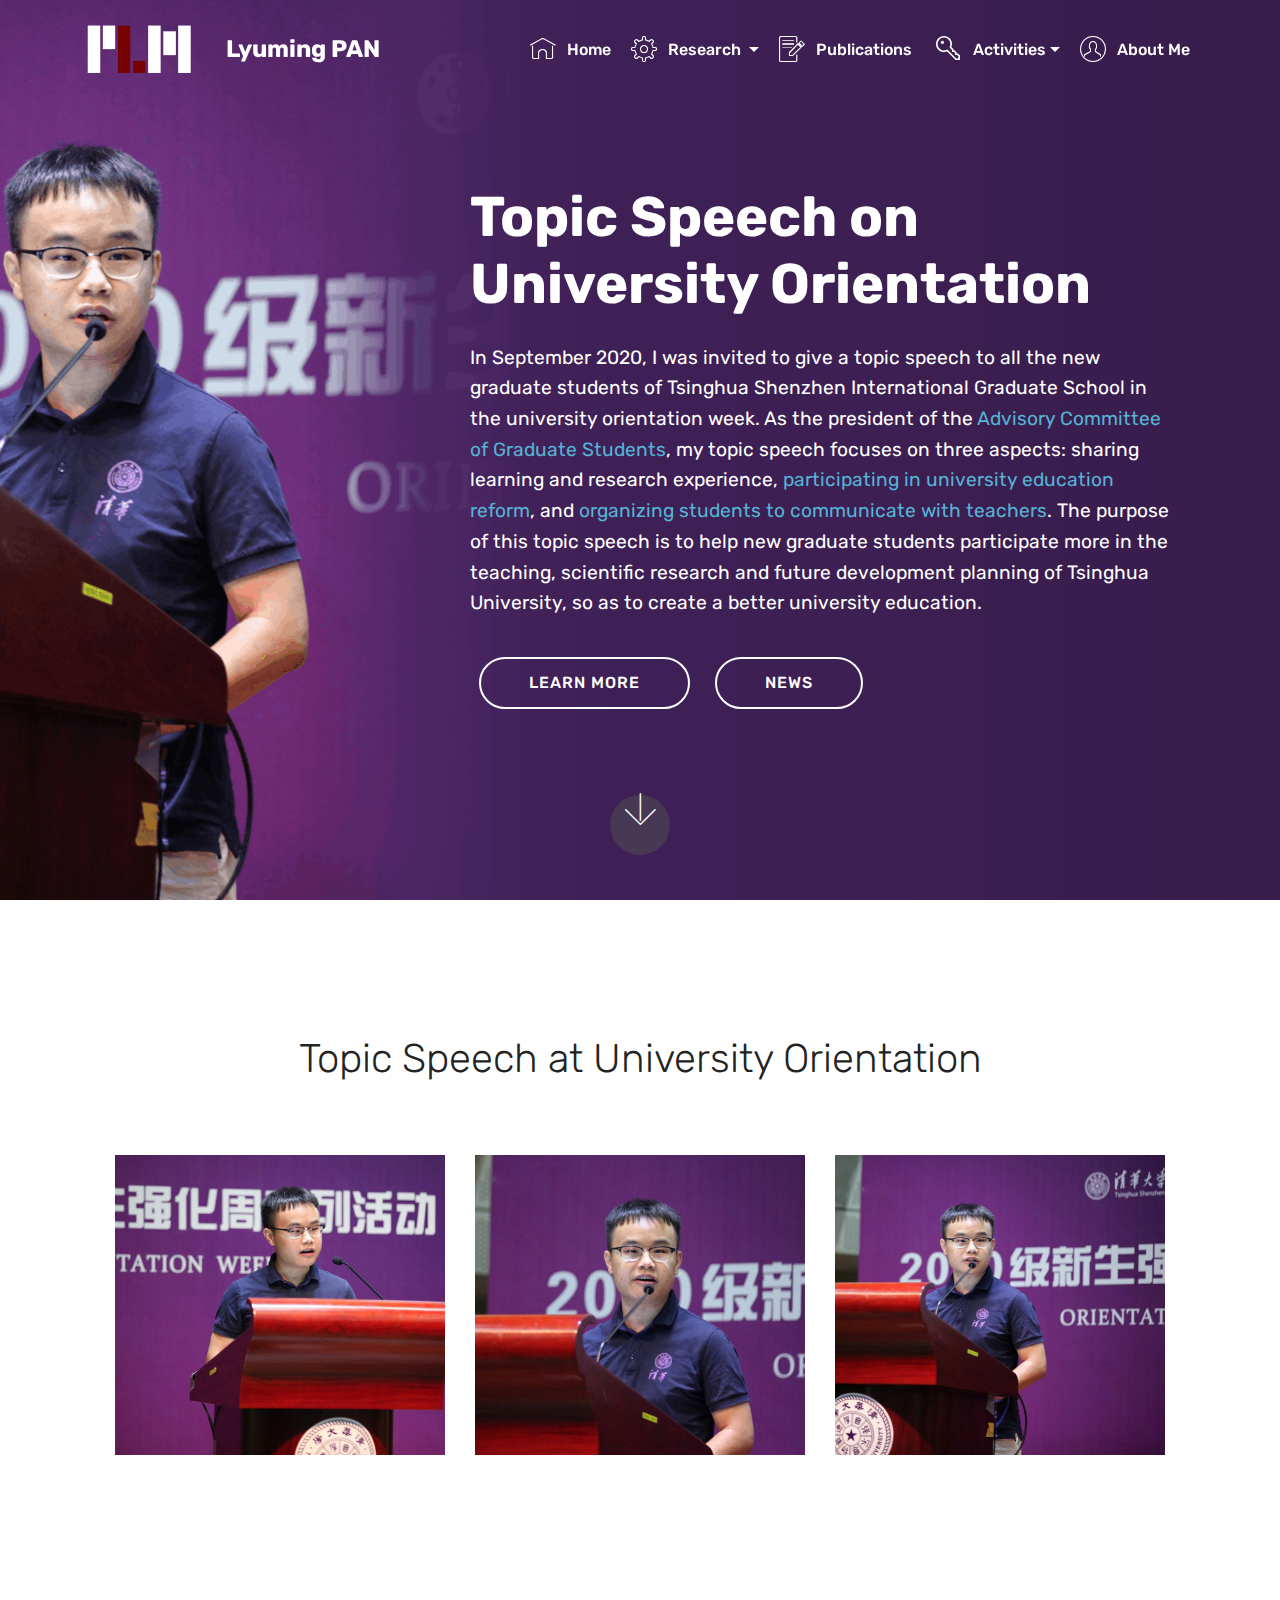
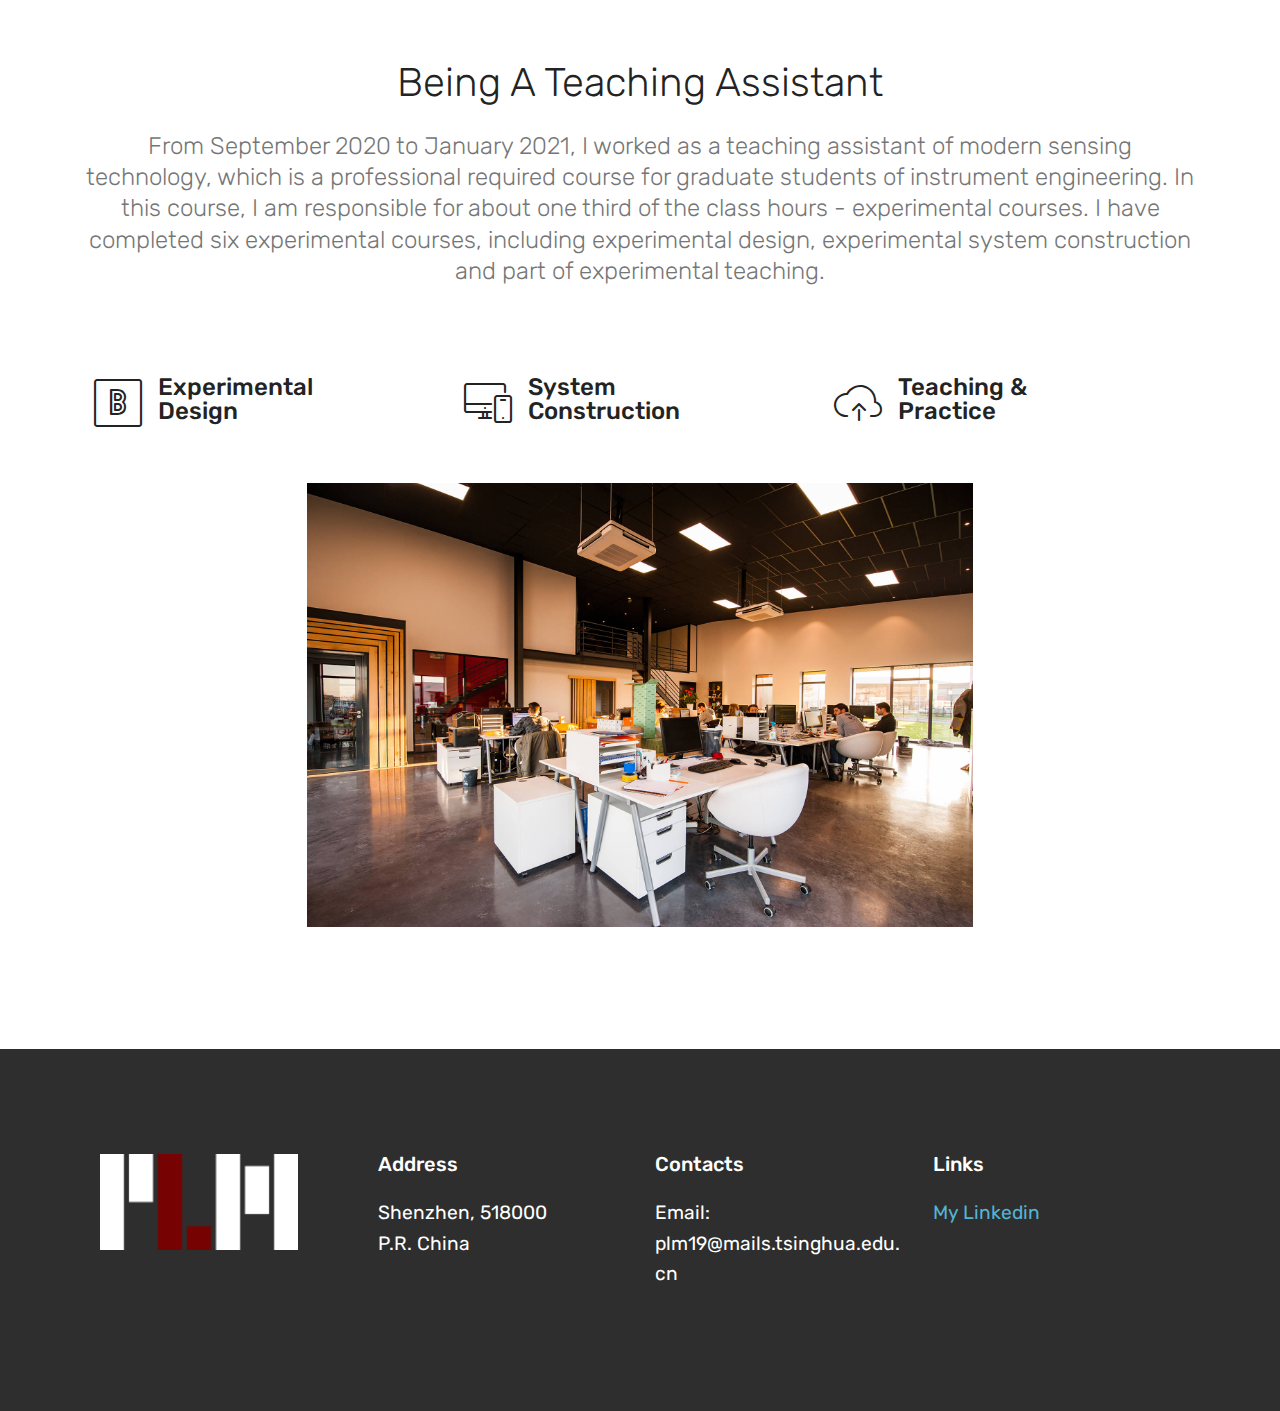
<file: page3.html>
<!DOCTYPE html>
<html  >
<head>
  <!-- Site made with Mobirise Website Builder v4.12.4, https://mobirise.com -->
  <meta charset="UTF-8">
  <meta http-equiv="X-UA-Compatible" content="IE=edge">
  <meta name="generator" content="Mobirise v4.12.4, mobirise.com">
  <meta name="viewport" content="width=device-width, initial-scale=1, minimum-scale=1">
  <link rel="shortcut icon" href="assets/images/logo-mini-404x284.png" type="image/x-icon">
  <meta name="description" content="Web Page Builder Description">
  
  
  <title>Activities</title>
  <link rel="stylesheet" href="assets/web/assets/mobirise-icons-bold/mobirise-icons-bold.css">
  <link rel="stylesheet" href="assets/web/assets/mobirise-icons/mobirise-icons.css">
  <link rel="stylesheet" href="assets/bootstrap/css/bootstrap.min.css">
  <link rel="stylesheet" href="assets/bootstrap/css/bootstrap-grid.min.css">
  <link rel="stylesheet" href="assets/bootstrap/css/bootstrap-reboot.min.css">
  <link rel="stylesheet" href="assets/tether/tether.min.css">
  <link rel="stylesheet" href="assets/dropdown/css/style.css">
  <link rel="stylesheet" href="assets/socicon/css/styles.css">
  <link rel="stylesheet" href="assets/theme/css/style.css">
  <link rel="preload" as="style" href="assets/mobirise/css/mbr-additional.css"><link rel="stylesheet" href="assets/mobirise/css/mbr-additional.css" type="text/css">
  
  
  
</head>
<body>
  <section class="menu cid-qTkzRZLJNu" once="menu" id="menu1-m">

    

    <nav class="navbar navbar-expand beta-menu navbar-dropdown align-items-center navbar-fixed-top navbar-toggleable-sm bg-color transparent">
        <button class="navbar-toggler navbar-toggler-right" type="button" data-toggle="collapse" data-target="#navbarSupportedContent" aria-controls="navbarSupportedContent" aria-expanded="false" aria-label="Toggle navigation">
            <div class="hamburger">
                <span></span>
                <span></span>
                <span></span>
                <span></span>
            </div>
        </button>
        <div class="menu-logo">
            <div class="navbar-brand">
                <span class="navbar-logo">
                    <a href="index.html">
                         <img src="assets/images/logo-mini-404x284.png" alt="Mobirise" title="" style="height: 5.2rem;">
                    </a>
                </span>
                <span class="navbar-caption-wrap"><a class="navbar-caption text-white display-5" href="index.html">&nbsp; &nbsp;Lyuming PAN</a></span>
            </div>
        </div>
        <div class="collapse navbar-collapse" id="navbarSupportedContent">
            <ul class="navbar-nav nav-dropdown nav-right" data-app-modern-menu="true"><li class="nav-item">
                    <a class="nav-link link text-white display-4" href="https://mobirise.com">
                        </a>
                </li><li class="nav-item"><a class="nav-link link text-white display-4" href="index.html">
                        <span class="mbri-home mbr-iconfont mbr-iconfont-btn"></span>Home</a></li><li class="nav-item dropdown"><a class="nav-link link text-white dropdown-toggle display-4" href="page1.html" data-toggle="dropdown-submenu" aria-expanded="false"><span class="mbri-setting3 mbr-iconfont mbr-iconfont-btn"></span>
                        Research&nbsp;</a><div class="dropdown-menu"><a class="text-white dropdown-item display-4" href="page1.html#header9-1s">Cathodes of Zn-air Batteries</a><a class="text-white dropdown-item display-4" href="page1.html#header9-1t">Catalysts of Zn-air Batteries</a><a class="text-white dropdown-item display-4" href="page1.html#header9-20">System of Mg-air Batteries</a></div></li><li class="nav-item"><a class="nav-link link text-white display-4" href="page2.html"><span class="mbri-edit mbr-iconfont mbr-iconfont-btn"></span>
                        Publications&nbsp;</a></li><li class="nav-item dropdown"><a class="nav-link link text-white dropdown-toggle display-4" href="page3.html" data-toggle="dropdown-submenu" aria-expanded="false"><span class="mbrib-key mbr-iconfont mbr-iconfont-btn"></span>Activities</a><div class="dropdown-menu"><a class="text-white dropdown-item display-4" href="page3.html#header9-1v">Speech and Presentation</a><a class="text-white dropdown-item display-4" href="page3.html#features14-v">Teaching Assistant</a></div></li>
                <li class="nav-item">
                    <a class="nav-link link text-white display-4" href="page4.html"><span class="mbri-user mbr-iconfont mbr-iconfont-btn"></span>
                        
                        About Me</a>
                </li></ul>
            
        </div>
    </nav>
</section>

<section class="engine"><a href="https://mobirise.info/i">free web creation software</a></section><section class="header9 cid-swNFPiuNF1 mbr-fullscreen" id="header9-1v">

    

    

    <div class="container">
        <div class="media-container-column mbr-white col-lg-8 col-md-10 ml-auto">
            <h1 class="mbr-section-title align-left mbr-bold pb-3 mbr-fonts-style display-1">Topic Speech on
<div>University Orientation
</div></h1>
            
            <p class="mbr-text align-left pb-3 mbr-fonts-style display-7">
                In September 2020, I was invited to give a topic speech to all the new graduate students of Tsinghua Shenzhen International Graduate School in the university orientation week. As the president of the <a href="https://www.sigs.tsinghua.edu.cn/2021/0205/c1211a24045/page.htm" target="_blank">Advisory Committee of Graduate Students</a>, my topic speech focuses on three aspects: sharing learning and research experience, <a href="https://www.sigs.tsinghua.edu.cn/2020/0917/c1209a21099/page.htm" target="_blank">participating in university education reform</a>, and <a href="https://www.sigs.tsinghua.edu.cn/2019/0610/c1209a16347/page.htm" target="_blank">organizing students to communicate with teachers</a>. The purpose of this topic speech is to help new graduate students participate more in the teaching, scientific research and future development planning of Tsinghua University, so as to create a better university education.
            </p>
            <div class="mbr-section-btn align-left"><a class="btn btn-md btn-white-outline display-4" href="page3.html#features15-z">LEARN MORE</a>
                <a class="btn btn-md btn-white-outline display-4" href="https://www.sigs.tsinghua.edu.cn/2020/0915/c1211a21357/page.htm" target="_blank">NEWS</a></div>
        </div>
    </div>

    <div class="mbr-arrow hidden-sm-down" aria-hidden="true">
        <a href="#next">
            <i class="mbri-down mbr-iconfont"></i>
        </a>
    </div>
</section>

<section class="features15 cid-swIMjjIkrM" id="features15-z">

    

    
    <div class="container">
        <h2 class="mbr-section-title pb-3 align-center mbr-fonts-style display-2">
            Topic Speech at University Orientation</h2>
        

        <div class="media-container-row container pt-5 mt-2">

            <div class="col-12 col-md-6 mb-4 col-lg-4">
                <div class="card flip-card p-5 align-center">
                    <div class="card-front card_cont">
                        <img src="assets/images/me1-781x591.jpg" alt="Mobirise" title="">
                    </div>
                    <div class="card_back card_cont">
                        <h4 class="card-title display-5 py-2 mbr-fonts-style">Shared learning and research experience
</h4>
                        <p class="mbr-text mbr-fonts-style display-7"><br>Good methods and habits can help us achieve higher efficiency.<br></p>
                    </div>
                </div>
            </div>

            <div class="col-12 col-md-6 mb-4 col-lg-4">
                
                <div class="card flip-card p-5 align-center">
                    <div class="card-front card_cont">
                        <img src="assets/images/me2-542x486.jpg" alt="Mobirise" title="">
                    </div>
                    <div class="card_back card_cont">
                        <h4 class="card-title py-2 mbr-fonts-style display-5">Participated in the reform of university education
</h4>
                        <p class="mbr-text mbr-fonts-style display-7">We should pay attention to the growth of Postgraduates in online teaching and the opening of study rooms.
<br></p>
                    </div>
                </div>
            </div>
            
            <div class="col-12 col-md-6 mb-4 col-lg-4">
                <div class="card flip-card p-5 align-center">
                    <div class="card-front card_cont">
                        <img src="assets/images/me3-628x591.jpg" alt="Mobirise" title="">
                    </div>
                    <div class="card_back card_cont">
                        <h4 class="card-title py-2 mbr-fonts-style display-5">Organized the communication between students and faculties</h4>
                        <p class="mbr-text mbr-fonts-style display-7">Positive communication between students and teachers helps to find and solve problems.
<br></p>
                    </div>
                </div> 
            </div>

            
        </div>
</div></section>

<section class="features14 cid-swILjyZTey" id="features14-v">
    
    

    
    <div class="container align-center">
        <h2 class="mbr-section-title pb-3 mbr-fonts-style display-2">
            Being A Teaching Assistant</h2>
        <h3 class="mbr-section-subtitle pb-5 mbr-fonts-style display-5">From September 2020 to January 2021, I worked as a teaching assistant of modern sensing technology, which is a professional required course for graduate students of instrument engineering. In this course, I am responsible for about one third of the class hours - experimental courses. I have completed six experimental courses, including experimental design, experimental system construction and part of experimental teaching.
</h3>
        <div class="media-container-column">
            <div class="row justify-content-center">
                <div class="card p-4 col-12 col-md-6 col-lg-4">
                    <div class="media pb-3">
                        <div class="card-img align-self-center">
                            <span class="mbri-bootstrap mbr-iconfont"></span>
                        </div>
                        <div class="media-body">
                            <h4 class="card-title py-2 align-left mbr-fonts-style display-5">Experimental<br>Design
</h4>
                        </div>
                    </div>                
                    <div class="card-box align-left">
                        
                    </div>
                </div>

                <div class="card p-4 col-12 col-md-6 col-lg-4">
                <div class="media pb-3">
                    <div class="card-img align-self-center">
                        <span class="mbri-responsive mbr-iconfont"></span>
                    </div>
                    <div class="media-body">
                        <h4 class="card-title py-2 align-left mbr-fonts-style display-5">System<br>Construction
</h4>
                    </div>
                </div>
                    <div class="card-box align-left">
                        
                    </div>
                </div>

                <div class="card p-4 col-12 col-md-6 col-lg-4">
                <div class="media pb-3">
                    <div class="card-img align-self-center">
                        <span class="mbri-upload mbr-iconfont"></span>
                    </div>
                    <div class="media-body">
                        <h4 class="card-title py-2 align-left mbr-fonts-style display-5">
                            
                        <div><span style="color: inherit; font-size: 1.5rem; background-color: transparent;">Teaching &amp;</span></div><div><span style="color: inherit; font-size: 1.5rem; background-color: transparent;">Practice</span><br></div></h4>
                    </div>
                </div>
                    <div class="card-box align-left">
                        
                    </div>
                </div>

                
            </div>
            <div class="media-container-row image-row">
                <div class="mbr-figure" style="width: 60%;">
                    <img src="assets/images/background1.jpg" alt="Mobirise">
                </div>
            </div>
        </div>
    </div>
</section>

<section class="cid-swNt1DJ8lR" id="footer1-1o">

    

    

    <div class="container">
        <div class="media-container-row content text-white">
            <div class="col-12 col-md-3">
                <div class="media-wrap">
                    <a href="https://mobirise.com/">
                        <img src="assets/images/logo-192x93.png" alt="Mobirise" title="">
                    </a>
                </div>
            </div>
            <div class="col-12 col-md-3 mbr-fonts-style display-7">
                <h5 class="pb-3">
                    Address
                </h5>
                <p class="mbr-text">Shenzhen, 518000<br>P.R. China</p>
            </div>
            <div class="col-12 col-md-3 mbr-fonts-style display-7">
                <h5 class="pb-3">
                    Contacts
                </h5>
                <p class="mbr-text">
                    Email: <br>plm19@mails.tsinghua.edu.cn</p>
            </div>
            <div class="col-12 col-md-3 mbr-fonts-style display-7">
                <h5 class="pb-3">
                    Links
                </h5>
                <p class="mbr-text"><a href="http://www.linkedin.com/in/lyuming-pan-6872a6199" target="_blank">My Linkedin</a>&nbsp;<br><br><br></p>
            </div>
        </div>
        
    </div>
</section>


  <script src="assets/web/assets/jquery/jquery.min.js"></script>
  <script src="assets/popper/popper.min.js"></script>
  <script src="assets/bootstrap/js/bootstrap.min.js"></script>
  <script src="assets/smoothscroll/smooth-scroll.js"></script>
  <script src="assets/tether/tether.min.js"></script>
  <script src="assets/dropdown/js/nav-dropdown.js"></script>
  <script src="assets/dropdown/js/navbar-dropdown.js"></script>
  <script src="assets/touchswipe/jquery.touch-swipe.min.js"></script>
  <script src="assets/mbr-flip-card/mbr-flip-card.js"></script>
  <script src="assets/theme/js/script.js"></script>
  
  
</body>
</html>
</file>
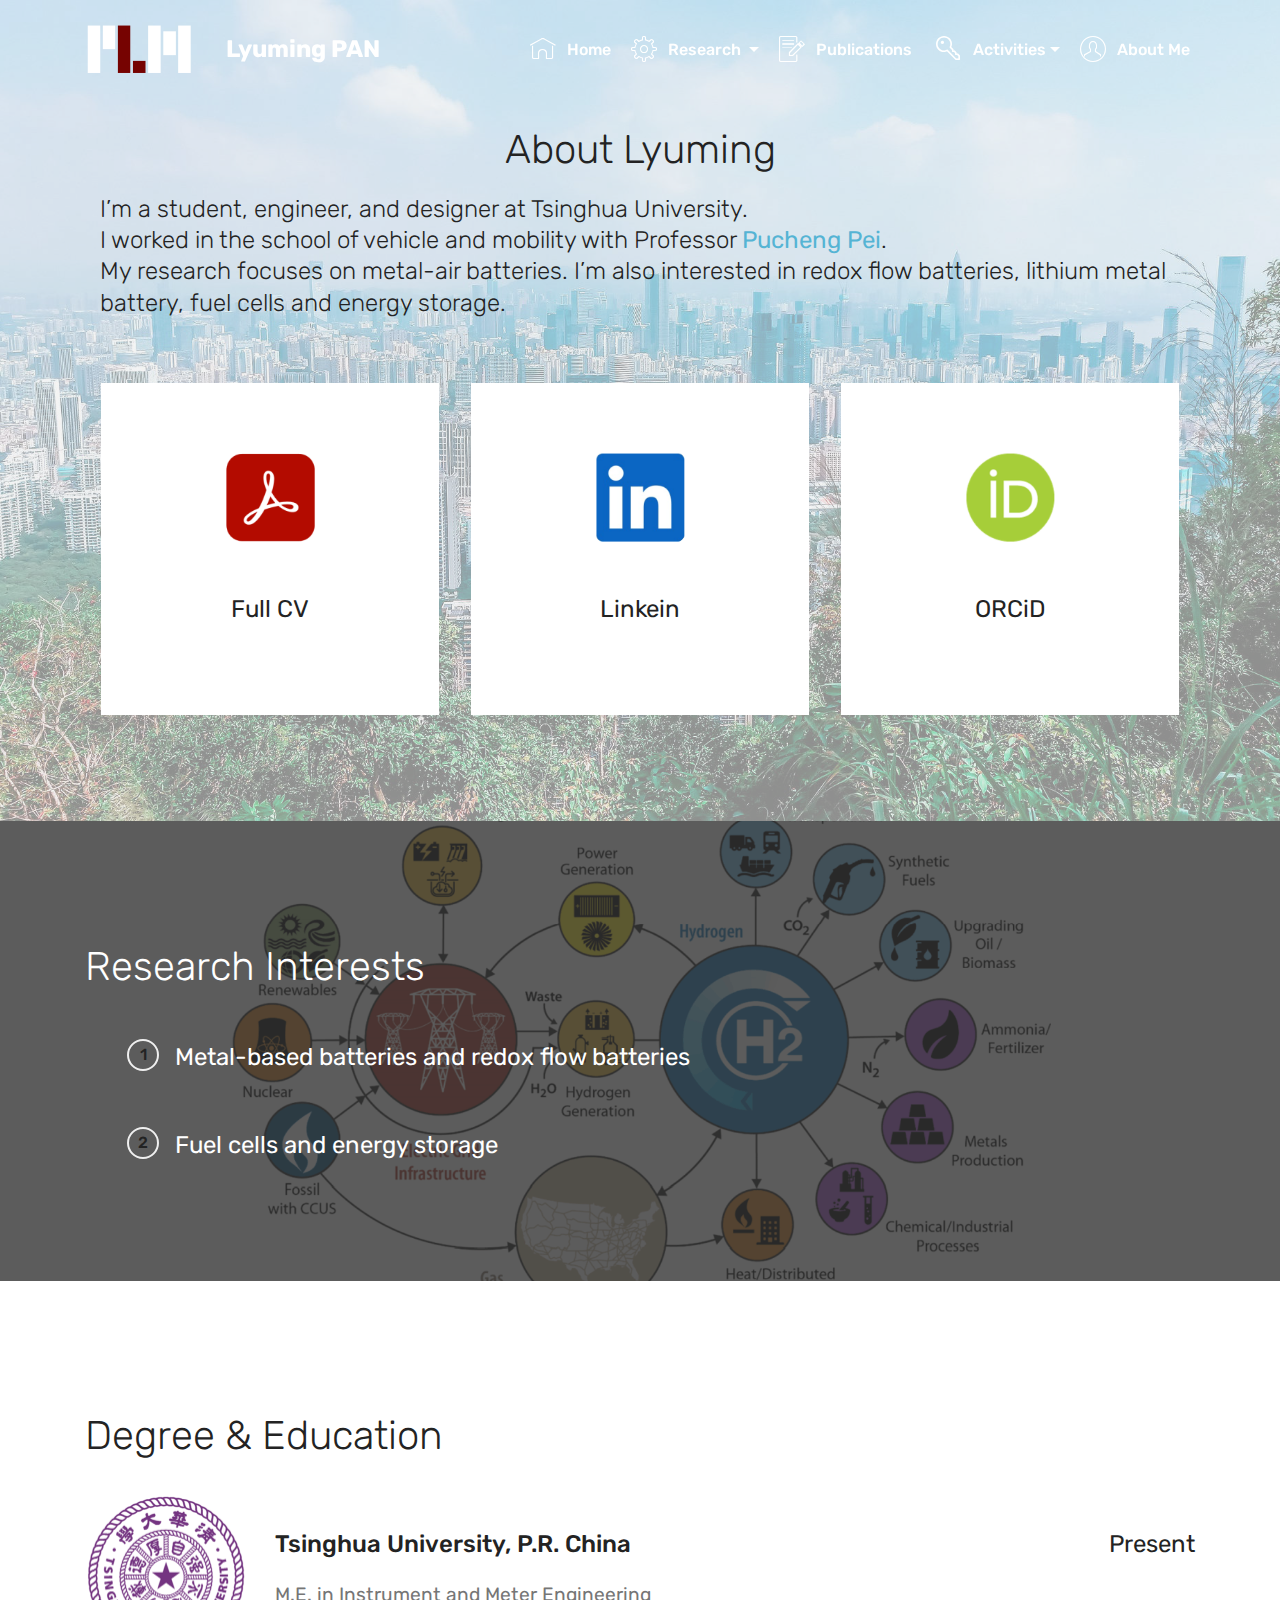
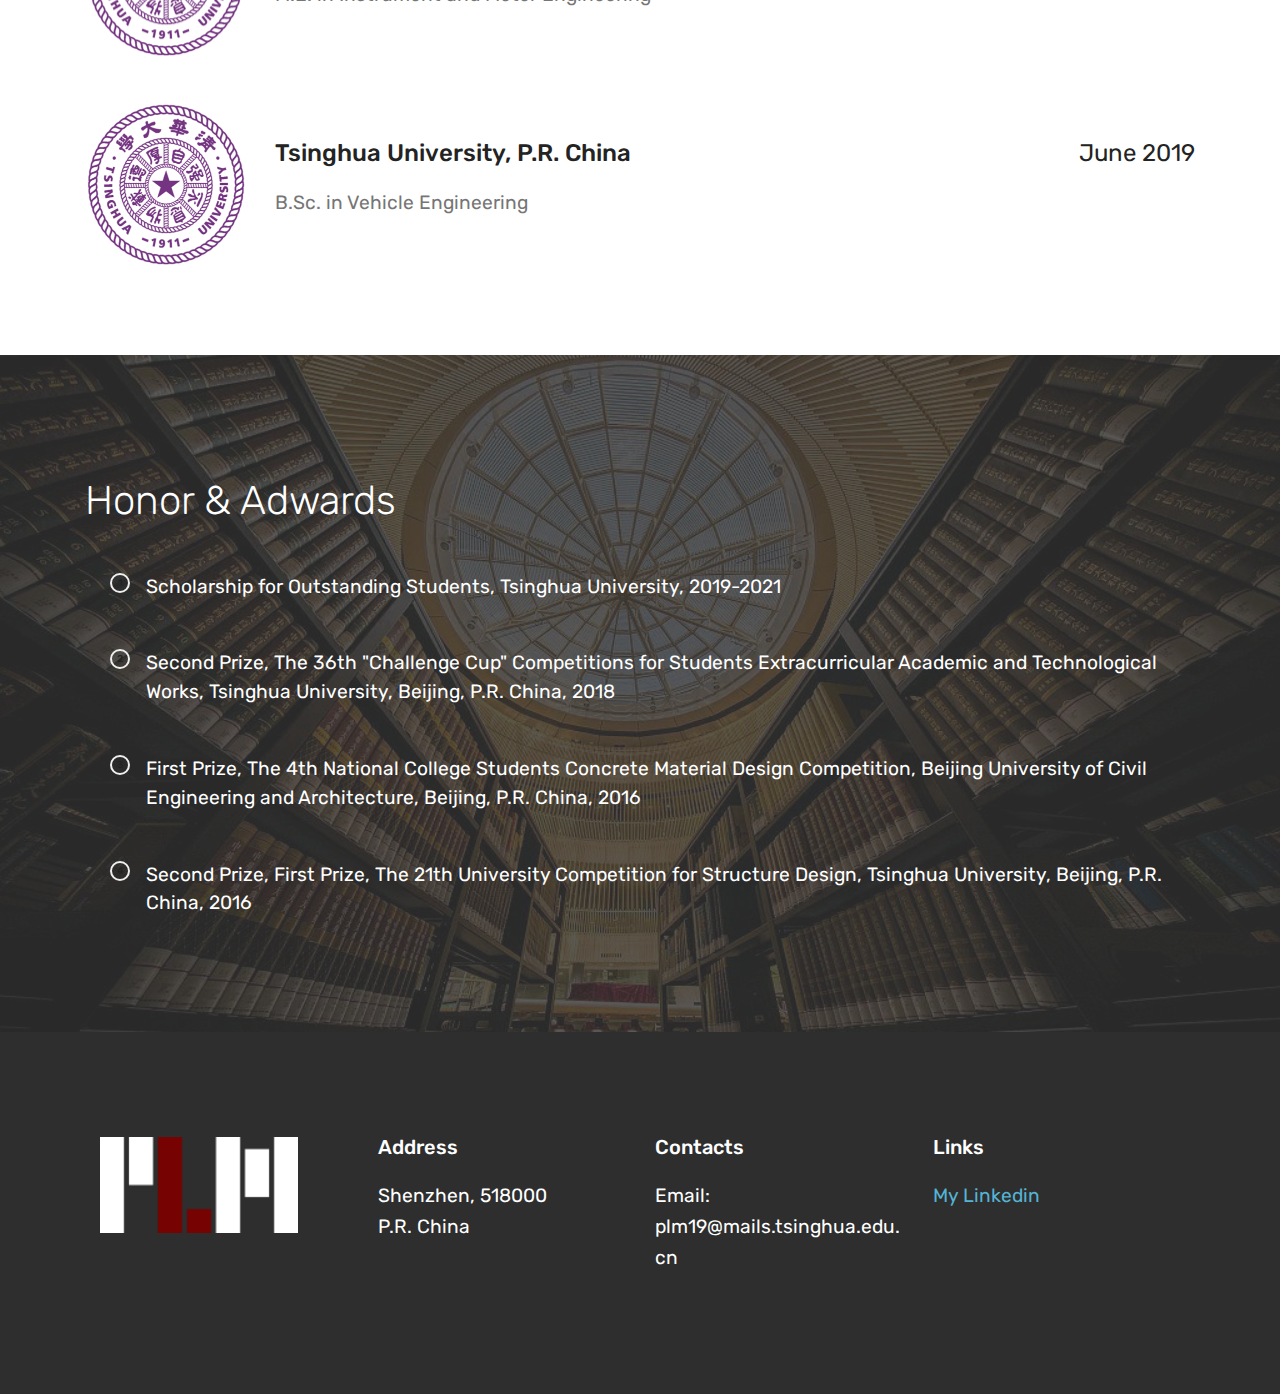
<file: page4.html>
<!DOCTYPE html>
<html  >
<head>
  <!-- Site made with Mobirise Website Builder v4.12.4, https://mobirise.com -->
  <meta charset="UTF-8">
  <meta http-equiv="X-UA-Compatible" content="IE=edge">
  <meta name="generator" content="Mobirise v4.12.4, mobirise.com">
  <meta name="viewport" content="width=device-width, initial-scale=1, minimum-scale=1">
  <link rel="shortcut icon" href="assets/images/logo-mini-404x284.png" type="image/x-icon">
  <meta name="description" content="Web Maker Description">
  
  
  <title>About Me</title>
  <link rel="stylesheet" href="assets/web/assets/mobirise-icons-bold/mobirise-icons-bold.css">
  <link rel="stylesheet" href="assets/web/assets/mobirise-icons/mobirise-icons.css">
  <link rel="stylesheet" href="assets/bootstrap/css/bootstrap.min.css">
  <link rel="stylesheet" href="assets/bootstrap/css/bootstrap-grid.min.css">
  <link rel="stylesheet" href="assets/bootstrap/css/bootstrap-reboot.min.css">
  <link rel="stylesheet" href="assets/tether/tether.min.css">
  <link rel="stylesheet" href="assets/socicon/css/styles.css">
  <link rel="stylesheet" href="assets/dropdown/css/style.css">
  <link rel="stylesheet" href="assets/theme/css/style.css">
  <link rel="preload" as="style" href="assets/mobirise/css/mbr-additional.css"><link rel="stylesheet" href="assets/mobirise/css/mbr-additional.css" type="text/css">
  
  
  
</head>
<body>
  <section class="menu cid-qTkzRZLJNu" once="menu" id="menu1-12">

    

    <nav class="navbar navbar-expand beta-menu navbar-dropdown align-items-center navbar-fixed-top navbar-toggleable-sm bg-color transparent">
        <button class="navbar-toggler navbar-toggler-right" type="button" data-toggle="collapse" data-target="#navbarSupportedContent" aria-controls="navbarSupportedContent" aria-expanded="false" aria-label="Toggle navigation">
            <div class="hamburger">
                <span></span>
                <span></span>
                <span></span>
                <span></span>
            </div>
        </button>
        <div class="menu-logo">
            <div class="navbar-brand">
                <span class="navbar-logo">
                    <a href="index.html">
                         <img src="assets/images/logo-mini-404x284.png" alt="Mobirise" title="" style="height: 5.2rem;">
                    </a>
                </span>
                <span class="navbar-caption-wrap"><a class="navbar-caption text-white display-5" href="index.html">&nbsp; &nbsp;Lyuming PAN</a></span>
            </div>
        </div>
        <div class="collapse navbar-collapse" id="navbarSupportedContent">
            <ul class="navbar-nav nav-dropdown nav-right" data-app-modern-menu="true"><li class="nav-item">
                    <a class="nav-link link text-white display-4" href="https://mobirise.com">
                        </a>
                </li><li class="nav-item"><a class="nav-link link text-white display-4" href="index.html">
                        <span class="mbri-home mbr-iconfont mbr-iconfont-btn"></span>Home</a></li><li class="nav-item dropdown"><a class="nav-link link text-white dropdown-toggle display-4" href="page1.html" data-toggle="dropdown-submenu" aria-expanded="false"><span class="mbri-setting3 mbr-iconfont mbr-iconfont-btn"></span>
                        Research&nbsp;</a><div class="dropdown-menu"><a class="text-white dropdown-item display-4" href="page1.html#header9-1s">Cathodes of Zn-air Batteries</a><a class="text-white dropdown-item display-4" href="page1.html#header9-1t">Catalysts of Zn-air Batteries</a><a class="text-white dropdown-item display-4" href="page1.html#header9-20">System of Mg-air Batteries</a></div></li><li class="nav-item"><a class="nav-link link text-white display-4" href="page2.html"><span class="mbri-edit mbr-iconfont mbr-iconfont-btn"></span>
                        Publications&nbsp;</a></li><li class="nav-item dropdown"><a class="nav-link link text-white dropdown-toggle display-4" href="page3.html" data-toggle="dropdown-submenu" aria-expanded="false"><span class="mbrib-key mbr-iconfont mbr-iconfont-btn"></span>Activities</a><div class="dropdown-menu"><a class="text-white dropdown-item display-4" href="page3.html#header9-1v">Speech and Presentation</a><a class="text-white dropdown-item display-4" href="page3.html#features14-v">Teaching Assistant</a></div></li>
                <li class="nav-item">
                    <a class="nav-link link text-white display-4" href="page4.html"><span class="mbri-user mbr-iconfont mbr-iconfont-btn"></span>
                        
                        About Me</a>
                </li></ul>
            
        </div>
    </nav>
</section>

<section class="engine"><a href="https://mobirise.info/e">how to make your own site</a></section><section class="testimonials1 cid-swJWaet31W" id="testimonials1-1l">

    

    <div class="mbr-overlay" style="opacity: 0.6; background-color: rgb(239, 239, 239);">
    </div>
    <div class="container">
        <div class="media-container-row">
            <div class="title col-12 align-center">
                <h2 class="pb-3 mbr-fonts-style display-2">
                    <br>About Lyuming</h2>
                <h3 class="mbr-section-subtitle mbr-light pb-3 mbr-fonts-style display-5">I’m a student, engineer, and designer at Tsinghua University. 
<div>I worked in the school of vehicle and mobility with Professor <a href="http://wwwadm.cic.tsinghua.edu.cn/publish/daeen/4370/2011/20110420170506320603938/20110420170506320603938_.html" target="_blank">Pucheng Pei</a>. 
</div><div>My research focuses on metal-air batteries. I’m also interested in redox flow batteries, lithium metal battery, fuel cells and energy storage. &nbsp; &nbsp;</div></h3>
            </div>
        </div>
    </div>

    <div class="container pt-3 mt-2">
        <div class="media-container-row">
            <div class="mbr-testimonial p-3 align-center col-12 col-md-6 col-lg-4">
                <div class="panel-item p-3">
                    <div class="card-block">
                        <div class="testimonial-photo">
                            <a href="assets/files/LyumingPan-CV.pdf" target="_blank"><img src="assets/images/pdf-1-310x206.png" alt="" title=""></a>
                        </div>
                        <p class="mbr-text mbr-fonts-style display-5">Full CV</p>
                    </div>
                    <div class="card-footer">
                        
                        
                    </div>
                </div>
            </div>

            <div class="mbr-testimonial p-3 align-center col-12 col-md-6 col-lg-4">
                <div class="panel-item p-3">
                    <div class="card-block">
                        <div class="testimonial-photo">
                            <a href="http://www.linkedin.com/in/lyuming-pan-6872a6199" target="_blank"><img src="assets/images/linkein-1-310x207.png" alt="" title=""></a>
                        </div>
                        <p class="mbr-text mbr-fonts-style display-5">Linkein</p>
                    </div>
                    <div class="card-footer">
                        
                        
                    </div>
                </div>
            </div>

            <div class="mbr-testimonial p-3 align-center col-12 col-md-6 col-lg-4">
                <div class="panel-item p-3">
                    <div class="card-block">
                        <div class="testimonial-photo">
                            <a href="http://orcid.org/0000-0002-6192-8385" target="_blank"><img src="assets/images/orcid1-1-310x207.png" alt="" title=""></a>
                        </div>
                        <p class="mbr-text mbr-fonts-style display-5">ORCiD</p>
                    </div>
                    <div class="card-footer">
                        
                        
                    </div>
                </div>
            </div>

            

            

            
        </div>
    </div>   
</section>

<section class="counters5 counters cid-swOgUWbSw5" id="counters5-24">

    

    <div class="mbr-overlay" style="opacity: 0.8; background-color: rgb(51, 51, 51);">
    </div>

    <div class="container pt-4 mt-2">
        <h2 class="mbr-section-title pb-3 align-center mbr-fonts-style display-2">Research Interests</h2>
        
        <div class="row justify-content-center">
            <div class="cards-block">
                <div class="cards-container">
                    <div class="card px-3 align-left col-12">
                        <div class="panel-item p-4 d-flex">
                            <div class="card-img pr-3">
                                <h3 class="img-text d-flex align-items-center justify-content-center">
                                    1
                                </h3>
                            </div>
                            <div class="card-text">
                                
                                <p class="mbr-content-text mbr-fonts-style display-5">Metal-based batteries and redox flow batteries&nbsp;<br></p>
                            </div>
                        </div>
                    </div>
                    <div class="card px-3 align-left col-12">
                        <div class="panel-item p-4 d-flex">
                            <div class="card-img pr-3">
                                <h3 class="img-text d-flex align-items-center justify-content-center">
                                    2
                                </h3>
                            </div>
                            <div class="card-text">
                                
                                <p class="mbr-content-text mbr-fonts-style display-5">Fuel cells and energy storage&nbsp;<br></p>
                            </div>
                        </div>
                    </div>
                    
                    
                </div>
            </div>
        </div>
    </div>
</section>

<section class="services6 cid-swIOrms9Gu" id="services6-1a">
    <!---->
    
    <!---->
    <!--Overlay-->
    
    <!--Container-->
    <div class="container">
        <div class="row">
            <!--Titles-->
            <div class="title col-12">
                <h2 class="align-left mbr-fonts-style m-0 display-2">
                    Degree &amp; Education</h2>
                
            </div>
            <!--Card-1-->
            <div class="card col-12 pb-5">
                <div class="card-wrapper media-container-row media-container-row">
                    <div class="card-box">
                        <div class="row">
                            <div class="col-12 col-md-2">
                                <!--Image-->
                                <div class="mbr-figure">
                                    <a href="http://www.dpi.tsinghua.edu.cn/" target="_blank"><img src="assets/images/tsinghua-320x321.png" alt="Mobirise" title=""></a>
                                </div>
                            </div>
                            <div class="col-12 col-md-10">
                                <div class="wrapper">
                                    <div class="top-line pb-3">
                                        <h4 class="card-title mbr-fonts-style display-5">Tsinghua University, P.R. China</h4>
                                        <p class="mbr-text cost mbr-fonts-style m-0 display-5">Present</p>
                                    </div>
                                    <div class="bottom-line">
                                        <p class="mbr-text mbr-fonts-style display-7">
                                            M.E. in Instrument and Meter Engineering</p>
                                    </div>
                                </div>
                            </div>
                        </div>
                    </div>
                </div>
            </div>
            <!--Card-2-->
            <div class="card col-12">
                <div class="card-wrapper media-container-row media-container-row">
                    <div class="card-box">
                        <div class="row">
                            <div class="col-12 col-md-2">
                                <!--Image-->
                                <div class="mbr-figure">
                                    <a href="http://www.svm.tsinghua.edu.cn/index.html" target="_blank"><img src="assets/images/tsinghua-320x321.png" alt="Mobirise" title=""></a>
                                </div>
                            </div>
                            <div class="col-12 col-md-10">
                                <div class="wrapper">
                                    <div class="top-line pb-3">
                                        <h4 class="card-title mbr-fonts-style display-5">Tsinghua University, P.R. China</h4>
                                        <p class="mbr-text cost mbr-fonts-style m-0 display-5">June 2019</p>
                                    </div>
                                    <div class="bottom-line">
                                        <p class="mbr-text mbr-fonts-style display-7">
                                            B.Sc. in Vehicle Engineering</p>
                                    </div>
                                </div>
                            </div>
                        </div>
                    </div>
                </div>
            </div>
            <!--Card-3-->
            
            <!--Card-4-->
            
            <!--Card-5-->
            
            <!--Card-6-->
            
        </div>
    </div>
</section>

<section class="counters5 counters cid-swO954vfBB" id="counters5-22">

    

    <div class="mbr-overlay" style="opacity: 0.8; background-color: rgb(51, 51, 51);">
    </div>

    <div class="container pt-4 mt-2">
        <h2 class="mbr-section-title pb-3 align-center mbr-fonts-style display-2">Honor &amp; Adwards</h2>
        
        <div class="row justify-content-center">
            <div class="cards-block">
                <div class="cards-container">
                    <div class="card px-3 align-left col-12">
                        <div class="panel-item p-4 d-flex">
                            <div class="card-img pr-3">
                                <h3 class="img-text d-flex align-items-center justify-content-center">
                                    1
                                </h3>
                            </div>
                            <div class="card-text">
                                
                                <p class="mbr-content-text mbr-fonts-style display-7">Scholarship for Outstanding Students, Tsinghua University, 2019-2021</p>
                            </div>
                        </div>
                    </div>
                    <div class="card px-3 align-left col-12">
                        <div class="panel-item p-4 d-flex">
                            <div class="card-img pr-3">
                                <h3 class="img-text d-flex align-items-center justify-content-center">
                                    2
                                </h3>
                            </div>
                            <div class="card-text">
                                
                                <p class="mbr-content-text mbr-fonts-style display-7">
                                    Second Prize, The 36th "Challenge Cup" Competitions for Students Extracurricular Academic and Technological Works, Tsinghua University, Beijing, P.R. China, 2018 &nbsp;</p>
                            </div>
                        </div>
                    </div>
                    <div class="card px-3 align-left col-12">
                        <div class="panel-item p-4 d-flex">
                            <div class="card-img pr-3">
                                <h3 class="img-text d-flex align-items-center justify-content-center">
                                    3
                                </h3>
                            </div>
                            <div class="card-text">
                                
                                <p class="mbr-content-text mbr-fonts-style display-7">
                                    First Prize, The 4th National College Students Concrete Material Design Competition, Beijing University of Civil Engineering and Architecture, Beijing, P.R. China, 2016</p>
                            </div>
                        </div>
                    </div>
                    <div class="card px-3 align-left col-12">
                        <div class="panel-item p-4 d-flex">
                            <div class="card-img pr-3">
                                <h3 class="img-text d-flex align-items-center justify-content-center">
                                    4
                                </h3>
                            </div>
                            <div class="card-texts">
                                
                                <p class="mbr-content-text mbr-fonts-style display-7">Second Prize, First Prize, The 21th University Competition for Structure Design, Tsinghua University, Beijing, P.R. China, 2016</p>
                            </div>
                        </div>
                    </div>
                </div>
            </div>
        </div>
    </div>
</section>

<section class="cid-swNt58uYml" id="footer1-1p">

    

    

    <div class="container">
        <div class="media-container-row content text-white">
            <div class="col-12 col-md-3">
                <div class="media-wrap">
                    <a href="https://mobirise.com/">
                        <img src="assets/images/logo-192x93.png" alt="Mobirise" title="">
                    </a>
                </div>
            </div>
            <div class="col-12 col-md-3 mbr-fonts-style display-7">
                <h5 class="pb-3">
                    Address
                </h5>
                <p class="mbr-text">Shenzhen, 518000<br>P.R. China</p>
            </div>
            <div class="col-12 col-md-3 mbr-fonts-style display-7">
                <h5 class="pb-3">
                    Contacts
                </h5>
                <p class="mbr-text">
                    Email: <br>plm19@mails.tsinghua.edu.cn</p>
            </div>
            <div class="col-12 col-md-3 mbr-fonts-style display-7">
                <h5 class="pb-3">
                    Links
                </h5>
                <p class="mbr-text"><a href="http://www.linkedin.com/in/lyuming-pan-6872a6199" target="_blank">My Linkedin</a>&nbsp;<br><br><br></p>
            </div>
        </div>
        
    </div>
</section>


  <script src="assets/web/assets/jquery/jquery.min.js"></script>
  <script src="assets/popper/popper.min.js"></script>
  <script src="assets/bootstrap/js/bootstrap.min.js"></script>
  <script src="assets/smoothscroll/smooth-scroll.js"></script>
  <script src="assets/tether/tether.min.js"></script>
  <script src="assets/touchswipe/jquery.touch-swipe.min.js"></script>
  <script src="assets/viewportchecker/jquery.viewportchecker.js"></script>
  <script src="assets/dropdown/js/nav-dropdown.js"></script>
  <script src="assets/dropdown/js/navbar-dropdown.js"></script>
  <script src="assets/theme/js/script.js"></script>
  
  
</body>
</html>
</file>
<file: assets/web/assets/mobirise-icons-bold/mobirise-icons-bold.css>
@font-face {
  font-family: 'mobirise-icons-bold';
  font-display: swap;
  src:  url('mobirise-icons-bold.eot?m1l4yr');
  src:  url('mobirise-icons-bold.eot?m1l4yr#iefix') format('embedded-opentype'),
    url('mobirise-icons-bold.ttf?m1l4yr') format('truetype'),
    url('mobirise-icons-bold.woff?m1l4yr') format('woff'),
    url('mobirise-icons-bold.svg?m1l4yr#mobirise-icons-bold') format('svg');
  font-weight: normal;
  font-style: normal;
}

[class^="mbrib-"], [class*="mbrib-"] {
  /* use !important to prevent issues with browser extensions that change fonts */
  font-family: 'mobirise-icons-bold' !important;
  speak: none;
  font-style: normal;
  font-weight: normal;
  font-variant: normal;
  text-transform: none;
  line-height: 1;

  /* Better Font Rendering =========== */
  -webkit-font-smoothing: antialiased;
  -moz-osx-font-smoothing: grayscale;
}

.mbrib-add-submenu:before {
  content: "\e900";
}
.mbrib-alert:before {
  content: "\e901";
}
.mbrib-align-center:before {
  content: "\e902";
}
.mbrib-align-justify:before {
  content: "\e903";
}
.mbrib-align-left:before {
  content: "\e904";
}
.mbrib-align-right:before {
  content: "\e905";
}
.mbrib-android:before {
  content: "\e906";
}
.mbrib-apple:before {
  content: "\e907";
}
.mbrib-arrow-down:before {
  content: "\e908";
}
.mbrib-arrow-next:before {
  content: "\e909";
}
.mbrib-arrow-prev:before {
  content: "\e90a";
}
.mbrib-arrow-up:before {
  content: "\e90b";
}
.mbrib-bold:before {
  content: "\e90c";
}
.mbrib-bookmark:before {
  content: "\e90d";
}
.mbrib-bootstrap:before {
  content: "\e90e";
}
.mbrib-briefcase:before {
  content: "\e90f";
}
.mbrib-browse:before {
  content: "\e910";
}
.mbrib-bulleted-list:before {
  content: "\e911";
}
.mbrib-calendar:before {
  content: "\e912";
}
.mbrib-camera:before {
  content: "\e913";
}
.mbrib-cart-add:before {
  content: "\e914";
}
.mbrib-cart-full:before {
  content: "\e915";
}
.mbrib-cash:before {
  content: "\e916";
}
.mbrib-change-style:before {
  content: "\e917";
}
.mbrib-chat:before {
  content: "\e918";
}
.mbrib-clock:before {
  content: "\e919";
}
.mbrib-close:before {
  content: "\e91a";
}
.mbrib-cloud:before {
  content: "\e91b";
}
.mbrib-code:before {
  content: "\e91c";
}
.mbrib-contact-form:before {
  content: "\e91d";
}
.mbrib-credit-card:before {
  content: "\e91e";
}
.mbrib-cursor-click:before {
  content: "\e91f";
}
.mbrib-cust-feedback:before {
  content: "\e920";
}
.mbrib-database:before {
  content: "\e921";
}
.mbrib-delivery:before {
  content: "\e922";
}
.mbrib-desktop:before {
  content: "\e923";
}
.mbrib-devices:before {
  content: "\e924";
}
.mbrib-down:before {
  content: "\e925";
}
.mbrib-download:before {
  content: "\e926";
}
.mbrib-drag-n-drop:before {
  content: "\e927";
}
.mbrib-drag-n-drop2:before {
  content: "\e928";
}
.mbrib-edit:before {
  content: "\e929";
}
.mbrib-edit2:before {
  content: "\e92a";
}
.mbrib-error:before {
  content: "\e92b";
}
.mbrib-extension:before {
  content: "\e92c";
}
.mbrib-features:before {
  content: "\e92d";
}
.mbrib-file:before {
  content: "\e92e";
}
.mbrib-flag:before {
  content: "\e92f";
}
.mbrib-folder:before {
  content: "\e930";
}
.mbrib-gift:before {
  content: "\e931";
}
.mbrib-github:before {
  content: "\e932";
}
.mbrib-globe-2:before {
  content: "\e933";
}
.mbrib-globe:before {
  content: "\e934";
}
.mbrib-growing-chart:before {
  content: "\e935";
}
.mbrib-hearth:before {
  content: "\e936";
}
.mbrib-help:before {
  content: "\e937";
}
.mbrib-home:before {
  content: "\e938";
}
.mbrib-hot-cup:before {
  content: "\e939";
}
.mbrib-idea:before {
  content: "\e93a";
}
.mbrib-image-gallery:before {
  content: "\e93b";
}
.mbrib-image-slider:before {
  content: "\e93c";
}
.mbrib-info:before {
  content: "\e93d";
}
.mbrib-italic:before {
  content: "\e93e";
}
.mbrib-key:before {
  content: "\e93f";
}
.mbrib-laptop:before {
  content: "\e940";
}
.mbrib-layers:before {
  content: "\e941";
}
.mbrib-left-right:before {
  content: "\e942";
}
.mbrib-left:before {
  content: "\e943";
}
.mbrib-letter:before {
  content: "\e944";
}
.mbrib-like:before {
  content: "\e945";
}
.mbrib-link:before {
  content: "\e946";
}
.mbrib-lock:before {
  content: "\e947";
}
.mbrib-login:before {
  content: "\e948";
}
.mbrib-logout:before {
  content: "\e949";
}
.mbrib-magic-stick:before {
  content: "\e94a";
}
.mbrib-map-pin:before {
  content: "\e94b";
}
.mbrib-menu:before {
  content: "\e94c";
}
.mbrib-mobile:before {
  content: "\e94d";
}
.mbrib-mobile2:before {
  content: "\e94e";
}
.mbrib-mobirise:before {
  content: "\e94f";
}
.mbrib-more-horizontal:before {
  content: "\e950";
}
.mbrib-more-vertical:before {
  content: "\e951";
}
.mbrib-music:before {
  content: "\e952";
}
.mbrib-new-file:before {
  content: "\e953";
}
.mbrib-numbered-list:before {
  content: "\e954";
}
.mbrib-opened-folder:before {
  content: "\e955";
}
.mbrib-pages:before {
  content: "\e956";
}
.mbrib-paper-plane:before {
  content: "\e957";
}
.mbrib-paperclip:before {
  content: "\e958";
}
.mbrib-photo:before {
  content: "\e959";
}
.mbrib-photos:before {
  content: "\e95a";
}
.mbrib-pin:before {
  content: "\e95b";
}
.mbrib-play:before {
  content: "\e95c";
}
.mbrib-plus:before {
  content: "\e95d";
}
.mbrib-preview:before {
  content: "\e95e";
}
.mbrib-print:before {
  content: "\e95f";
}
.mbrib-protect:before {
  content: "\e960";
}
.mbrib-question:before {
  content: "\e961";
}
.mbrib-quote-left:before {
  content: "\e962";
}
.mbrib-quote-right:before {
  content: "\e963";
}
.mbrib-redo:before {
  content: "\e964";
}
.mbrib-refresh:before {
  content: "\e965";
}
.mbrib-responsive:before {
  content: "\e966";
}
.mbrib-right:before {
  content: "\e967";
}
.mbrib-rocket:before {
  content: "\e968";
}
.mbrib-sad-face:before {
  content: "\e969";
}
.mbrib-sale:before {
  content: "\e96a";
}
.mbrib-save:before {
  content: "\e96b";
}
.mbrib-search:before {
  content: "\e96c";
}
.mbrib-setting:before {
  content: "\e96d";
}
.mbrib-setting2:before {
  content: "\e96e";
}
.mbrib-setting3:before {
  content: "\e96f";
}
.mbrib-share:before {
  content: "\e970";
}
.mbrib-shopping-bag:before {
  content: "\e971";
}
.mbrib-shopping-basket:before {
  content: "\e972";
}
.mbrib-shopping-cart:before {
  content: "\e973";
}
.mbrib-sites:before {
  content: "\e974";
}
.mbrib-smile-face:before {
  content: "\e975";
}
.mbrib-speed:before {
  content: "\e976";
}
.mbrib-star:before {
  content: "\e977";
}
.mbrib-success:before {
  content: "\e978";
}
.mbrib-sun:before {
  content: "\e979";
}
.mbrib-sun2:before {
  content: "\e97a";
}
.mbrib-tablet-vertical:before {
  content: "\e97b";
}
.mbrib-tablet:before {
  content: "\e97c";
}
.mbrib-target:before {
  content: "\e97d";
}
.mbrib-timer:before {
  content: "\e97e";
}
.mbrib-to-ftp:before {
  content: "\e97f";
}
.mbrib-to-local-drive:before {
  content: "\e980";
}
.mbrib-touch-swipe:before {
  content: "\e981";
}
.mbrib-touch:before {
  content: "\e982";
}
.mbrib-trash:before {
  content: "\e983";
}
.mbrib-underline:before {
  content: "\e984";
}
.mbrib-undo:before {
  content: "\e985";
}
.mbrib-unlink:before {
  content: "\e986";
}
.mbrib-unlock:before {
  content: "\e987";
}
.mbrib-up-down:before {
  content: "\e988";
}
.mbrib-up:before {
  content: "\e989";
}
.mbrib-update:before {
  content: "\e98a";
}
.mbrib-upload:before {
  content: "\e98b";
}
.mbrib-user:before {
  content: "\e98c";
}
.mbrib-user2:before {
  content: "\e98d";
}
.mbrib-users:before {
  content: "\e98e";
}
.mbrib-video-play:before {
  content: "\e98f";
}
.mbrib-video:before {
  content: "\e990";
}
.mbrib-watch:before {
  content: "\e991";
}
.mbrib-website-theme:before {
  content: "\e992";
}
.mbrib-wifi:before {
  content: "\e993";
}
.mbrib-windows:before {
  content: "\e994";
}
.mbrib-zoom-out:before {
  content: "\e995";
}
</file>
<file: assets/web/assets/mobirise-icons/mobirise-icons.css>
@font-face {
  font-family: 'MobiriseIcons';
  src:  url('mobirise-icons.eot?spat4u');
  src:  url('mobirise-icons.eot?spat4u#iefix') format('embedded-opentype'),
    url('mobirise-icons.ttf?spat4u') format('truetype'),
    url('mobirise-icons.woff?spat4u') format('woff'),
    url('mobirise-icons.svg?spat4u#MobiriseIcons') format('svg');
  font-weight: normal;
  font-style: normal;
  font-display: swap;
}

[class^="mbri-"], [class*=" mbri-"] {
  /* use !important to prevent issues with browser extensions that change fonts */
  font-family: MobiriseIcons !important;
  speak: none;
  font-style: normal;
  font-weight: normal;
  font-variant: normal;
  text-transform: none;
  line-height: 1;

  /* Better Font Rendering =========== */
  -webkit-font-smoothing: antialiased;
  -moz-osx-font-smoothing: grayscale;
}

.mbri-add-submenu:before {
  content: "\e900";
}
.mbri-alert:before {
  content: "\e901";
}
.mbri-align-center:before {
  content: "\e902";
}
.mbri-align-justify:before {
  content: "\e903";
}
.mbri-align-left:before {
  content: "\e904";
}
.mbri-align-right:before {
  content: "\e905";
}
.mbri-android:before {
  content: "\e906";
}
.mbri-apple:before {
  content: "\e907";
}
.mbri-arrow-down:before {
  content: "\e908";
}
.mbri-arrow-next:before {
  content: "\e909";
}
.mbri-arrow-prev:before {
  content: "\e90a";
}
.mbri-arrow-up:before {
  content: "\e90b";
}
.mbri-bold:before {
  content: "\e90c";
}
.mbri-bookmark:before {
  content: "\e90d";
}
.mbri-bootstrap:before {
  content: "\e90e";
}
.mbri-briefcase:before {
  content: "\e90f";
}
.mbri-browse:before {
  content: "\e910";
}
.mbri-bulleted-list:before {
  content: "\e911";
}
.mbri-calendar:before {
  content: "\e912";
}
.mbri-camera:before {
  content: "\e913";
}
.mbri-cart-add:before {
  content: "\e914";
}
.mbri-cart-full:before {
  content: "\e915";
}
.mbri-cash:before {
  content: "\e916";
}
.mbri-change-style:before {
  content: "\e917";
}
.mbri-chat:before {
  content: "\e918";
}
.mbri-clock:before {
  content: "\e919";
}
.mbri-close:before {
  content: "\e91a";
}
.mbri-cloud:before {
  content: "\e91b";
}
.mbri-code:before {
  content: "\e91c";
}
.mbri-contact-form:before {
  content: "\e91d";
}
.mbri-credit-card:before {
  content: "\e91e";
}
.mbri-cursor-click:before {
  content: "\e91f";
}
.mbri-cust-feedback:before {
  content: "\e920";
}
.mbri-database:before {
  content: "\e921";
}
.mbri-delivery:before {
  content: "\e922";
}
.mbri-desktop:before {
  content: "\e923";
}
.mbri-devices:before {
  content: "\e924";
}
.mbri-down:before {
  content: "\e925";
}
.mbri-download:before {
  content: "\e989";
}
.mbri-drag-n-drop:before {
  content: "\e927";
}
.mbri-drag-n-drop2:before {
  content: "\e928";
}
.mbri-edit:before {
  content: "\e929";
}
.mbri-edit2:before {
  content: "\e92a";
}
.mbri-error:before {
  content: "\e92b";
}
.mbri-extension:before {
  content: "\e92c";
}
.mbri-features:before {
  content: "\e92d";
}
.mbri-file:before {
  content: "\e92e";
}
.mbri-flag:before {
  content: "\e92f";
}
.mbri-folder:before {
  content: "\e930";
}
.mbri-gift:before {
  content: "\e931";
}
.mbri-github:before {
  content: "\e932";
}
.mbri-globe:before {
  content: "\e933";
}
.mbri-globe-2:before {
  content: "\e934";
}
.mbri-growing-chart:before {
  content: "\e935";
}
.mbri-hearth:before {
  content: "\e936";
}
.mbri-help:before {
  content: "\e937";
}
.mbri-home:before {
  content: "\e938";
}
.mbri-hot-cup:before {
  content: "\e939";
}
.mbri-idea:before {
  content: "\e93a";
}
.mbri-image-gallery:before {
  content: "\e93b";
}
.mbri-image-slider:before {
  content: "\e93c";
}
.mbri-info:before {
  content: "\e93d";
}
.mbri-italic:before {
  content: "\e93e";
}
.mbri-key:before {
  content: "\e93f";
}
.mbri-laptop:before {
  content: "\e940";
}
.mbri-layers:before {
  content: "\e941";
}
.mbri-left-right:before {
  content: "\e942";
}
.mbri-left:before {
  content: "\e943";
}
.mbri-letter:before {
  content: "\e944";
}
.mbri-like:before {
  content: "\e945";
}
.mbri-link:before {
  content: "\e946";
}
.mbri-lock:before {
  content: "\e947";
}
.mbri-login:before {
  content: "\e948";
}
.mbri-logout:before {
  content: "\e949";
}
.mbri-magic-stick:before {
  content: "\e94a";
}
.mbri-map-pin:before {
  content: "\e94b";
}
.mbri-menu:before {
  content: "\e94c";
}
.mbri-mobile:before {
  content: "\e94d";
}
.mbri-mobile2:before {
  content: "\e94e";
}
.mbri-mobirise:before {
  content: "\e94f";
}
.mbri-more-horizontal:before {
  content: "\e950";
}
.mbri-more-vertical:before {
  content: "\e951";
}
.mbri-music:before {
  content: "\e952";
}
.mbri-new-file:before {
  content: "\e953";
}
.mbri-numbered-list:before {
  content: "\e954";
}
.mbri-opened-folder:before {
  content: "\e955";
}
.mbri-pages:before {
  content: "\e956";
}
.mbri-paper-plane:before {
  content: "\e957";
}
.mbri-paperclip:before {
  content: "\e958";
}
.mbri-photo:before {
  content: "\e959";
}
.mbri-photos:before {
  content: "\e95a";
}
.mbri-pin:before {
  content: "\e95b";
}
.mbri-play:before {
  content: "\e95c";
}
.mbri-plus:before {
  content: "\e95d";
}
.mbri-preview:before {
  content: "\e95e";
}
.mbri-print:before {
  content: "\e95f";
}
.mbri-protect:before {
  content: "\e960";
}
.mbri-question:before {
  content: "\e961";
}
.mbri-quote-left:before {
  content: "\e962";
}
.mbri-quote-right:before {
  content: "\e963";
}
.mbri-refresh:before {
  content: "\e964";
}
.mbri-responsive:before {
  content: "\e965";
}
.mbri-right:before {
  content: "\e966";
}
.mbri-rocket:before {
  content: "\e967";
}
.mbri-sad-face:before {
  content: "\e968";
}
.mbri-sale:before {
  content: "\e969";
}
.mbri-save:before {
  content: "\e96a";
}
.mbri-search:before {
  content: "\e96b";
}
.mbri-setting:before {
  content: "\e96c";
}
.mbri-setting2:before {
  content: "\e96d";
}
.mbri-setting3:before {
  content: "\e96e";
}
.mbri-share:before {
  content: "\e96f";
}
.mbri-shopping-bag:before {
  content: "\e970";
}
.mbri-shopping-basket:before {
  content: "\e971";
}
.mbri-shopping-cart:before {
  content: "\e972";
}
.mbri-sites:before {
  content: "\e973";
}
.mbri-smile-face:before {
  content: "\e974";
}
.mbri-speed:before {
  content: "\e975";
}
.mbri-star:before {
  content: "\e976";
}
.mbri-success:before {
  content: "\e977";
}
.mbri-sun:before {
  content: "\e978";
}
.mbri-sun2:before {
  content: "\e979";
}
.mbri-tablet:before {
  content: "\e97a";
}
.mbri-tablet-vertical:before {
  content: "\e97b";
}
.mbri-target:before {
  content: "\e97c";
}
.mbri-timer:before {
  content: "\e97d";
}
.mbri-to-ftp:before {
  content: "\e97e";
}
.mbri-to-local-drive:before {
  content: "\e97f";
}
.mbri-touch-swipe:before {
  content: "\e980";
}
.mbri-touch:before {
  content: "\e981";
}
.mbri-trash:before {
  content: "\e982";
}
.mbri-underline:before {
  content: "\e983";
}
.mbri-unlink:before {
  content: "\e984";
}
.mbri-unlock:before {
  content: "\e985";
}
.mbri-up-down:before {
  content: "\e986";
}
.mbri-up:before {
  content: "\e987";
}
.mbri-update:before {
  content: "\e988";
}
.mbri-upload:before {
 content: "\e926"; 
}
.mbri-user:before {
  content: "\e98a";
}
.mbri-user2:before {
  content: "\e98b";
}
.mbri-users:before {
  content: "\e98c";
}
.mbri-video:before {
  content: "\e98d";
}
.mbri-video-play:before {
  content: "\e98e";
}
.mbri-watch:before {
  content: "\e98f";
}
.mbri-website-theme:before {
  content: "\e990";
}
.mbri-wifi:before {
  content: "\e991";
}
.mbri-windows:before {
  content: "\e992";
}
.mbri-zoom-out:before {
  content: "\e993";
}
.mbri-redo:before {
  content: "\e994";
}
.mbri-undo:before {
  content: "\e995";
}
</file>
<file: assets/dropdown/css/style.css>
.navbar-dropdown {
  left: 0;
  padding: 0;
  position: absolute;
  right: 0;
  top: 0;
  transition: all 0.45s ease;
  z-index: 1030;
  background: #282828; }
  .navbar-dropdown .navbar-logo {
    margin-right: 0.8rem;
    transition: margin 0.3s ease-in-out;
    vertical-align: middle; }
    .navbar-dropdown .navbar-logo img {
      height: 3.125rem;
      transition: all 0.3s ease-in-out; }
    .navbar-dropdown .navbar-logo.mbr-iconfont {
      font-size: 3.125rem;
      line-height: 3.125rem; }
  .navbar-dropdown .navbar-caption {
    font-weight: 700;
    white-space: normal;
    vertical-align: -4px;
    line-height: 3.125rem !important; }
    .navbar-dropdown .navbar-caption, .navbar-dropdown .navbar-caption:hover {
      color: inherit;
      text-decoration: none; }
  .navbar-dropdown .mbr-iconfont + .navbar-caption {
    vertical-align: -1px; }
  .navbar-dropdown.navbar-fixed-top {
    position: fixed; }
  .navbar-dropdown .navbar-brand span {
    vertical-align: -4px; }
  .navbar-dropdown.bg-color.transparent {
    background: none; }
  .navbar-dropdown.navbar-short .navbar-brand {
    padding: 0.625rem 0; }
    .navbar-dropdown.navbar-short .navbar-brand span {
      vertical-align: -1px; }
  .navbar-dropdown.navbar-short .navbar-caption {
    line-height: 2.375rem !important;
    vertical-align: -2px; }
  .navbar-dropdown.navbar-short .navbar-logo {
    margin-right: 0.5rem; }
    .navbar-dropdown.navbar-short .navbar-logo img {
      height: 2.375rem; }
    .navbar-dropdown.navbar-short .navbar-logo.mbr-iconfont {
      font-size: 2.375rem;
      line-height: 2.375rem; }
  .navbar-dropdown.navbar-short .mbr-table-cell {
    height: 3.625rem; }
  .navbar-dropdown .navbar-close {
    left: 0.6875rem;
    position: fixed;
    top: 0.75rem;
    z-index: 1000; }
  .navbar-dropdown .hamburger-icon {
    content: "";
    display: inline-block;
    vertical-align: middle;
    width: 16px;
    -webkit-box-shadow: 0 -6px 0 1px #282828,0 0 0 1px #282828,0 6px 0 1px #282828;
    -moz-box-shadow: 0 -6px 0 1px #282828,0 0 0 1px #282828,0 6px 0 1px #282828;
    box-shadow: 0 -6px 0 1px #282828,0 0 0 1px #282828,0 6px 0 1px #282828; }

.dropdown-menu .dropdown-toggle[data-toggle="dropdown-submenu"]::after {
  border-bottom: 0.35em solid transparent;
  border-left: 0.35em solid;
  border-right: 0;
  border-top: 0.35em solid transparent;
  margin-left: 0.3rem; }

.dropdown-menu .dropdown-item:focus {
  outline: 0; }

.nav-dropdown {
  font-size: 0.75rem;
  font-weight: 500;
  height: auto !important; }
  .nav-dropdown .nav-btn {
    padding-left: 1rem; }
  .nav-dropdown .link {
    margin: .667em 1.667em;
    font-weight: 500;
    padding: 0;
    transition: color .2s ease-in-out; }
    .nav-dropdown .link.dropdown-toggle {
      margin-right: 2.583em; }
      .nav-dropdown .link.dropdown-toggle::after {
        margin-left: .25rem;
        border-top: 0.35em solid;
        border-right: 0.35em solid transparent;
        border-left: 0.35em solid transparent;
        border-bottom: 0; }
      .nav-dropdown .link.dropdown-toggle[aria-expanded="true"] {
        margin: 0;
        padding: 0.667em 3.263em  0.667em 1.667em; }
  .nav-dropdown .link::after,
  .nav-dropdown .dropdown-item::after {
    color: inherit; }
  .nav-dropdown .btn {
    font-size: 0.75rem;
    font-weight: 700;
    letter-spacing: 0;
    margin-bottom: 0;
    padding-left: 1.25rem;
    padding-right: 1.25rem; }
  .nav-dropdown .dropdown-menu {
    border-radius: 0;
    border: 0;
    left: 0;
    margin: 0;
    padding-bottom: 1.25rem;
    padding-top: 1.25rem;
    position: relative; }
  .nav-dropdown .dropdown-submenu {
    margin-left: 0.125rem;
    top: 0; }
  .nav-dropdown .dropdown-item {
    font-weight: 500;
    line-height: 2;
    padding: 0.3846em 4.615em 0.3846em 1.5385em;
    position: relative;
    transition: color .2s ease-in-out, background-color .2s ease-in-out; }
    .nav-dropdown .dropdown-item::after {
      margin-top: -0.3077em;
      position: absolute;
      right: 1.1538em;
      top: 50%; }
    .nav-dropdown .dropdown-item:focus, .nav-dropdown .dropdown-item:hover {
      background: none; }

@media (max-width: 767px) {
  .nav-dropdown.navbar-toggleable-sm {
    bottom: 0;
    display: none;
    left: 0;
    overflow-x: hidden;
    position: fixed;
    top: 0;
    transform: translateX(-100%);
    -ms-transform: translateX(-100%);
    -webkit-transform: translateX(-100%);
    width: 18.75rem;
    z-index: 999; } }
.nav-dropdown.navbar-toggleable-xl {
  bottom: 0;
  display: none;
  left: 0;
  overflow-x: hidden;
  position: fixed;
  top: 0;
  transform: translateX(-100%);
  -ms-transform: translateX(-100%);
  -webkit-transform: translateX(-100%);
  width: 18.75rem;
  z-index: 999; }

.nav-dropdown-sm {
  display: block !important;
  overflow-x: hidden;
  overflow: auto;
  padding-top: 3.875rem; }
  .nav-dropdown-sm::after {
    content: "";
    display: block;
    height: 3rem;
    width: 100%; }
  .nav-dropdown-sm.collapse.in ~ .navbar-close {
    display: block !important; }
  .nav-dropdown-sm.collapsing, .nav-dropdown-sm.collapse.in {
    transform: translateX(0);
    -ms-transform: translateX(0);
    -webkit-transform: translateX(0);
    transition: all 0.25s ease-out;
    -webkit-transition: all 0.25s ease-out;
    background: #282828; }
  .nav-dropdown-sm.collapsing[aria-expanded="false"] {
    transform: translateX(-100%);
    -ms-transform: translateX(-100%);
    -webkit-transform: translateX(-100%); }
  .nav-dropdown-sm .nav-item {
    display: block;
    margin-left: 0 !important;
    padding-left: 0; }
  .nav-dropdown-sm .link,
  .nav-dropdown-sm .dropdown-item {
    border-top: 1px dotted rgba(255, 255, 255, 0.1);
    font-size: 0.8125rem;
    line-height: 1.6;
    margin: 0 !important;
    padding: 0.875rem 2.4rem 0.875rem 1.5625rem !important;
    position: relative;
    white-space: normal; }
    .nav-dropdown-sm .link:focus, .nav-dropdown-sm .link:hover,
    .nav-dropdown-sm .dropdown-item:focus,
    .nav-dropdown-sm .dropdown-item:hover {
      background: rgba(0, 0, 0, 0.2) !important;
      color: #c0a375; }
  .nav-dropdown-sm .nav-btn {
    position: relative;
    padding: 1.5625rem 1.5625rem 0 1.5625rem; }
    .nav-dropdown-sm .nav-btn::before {
      border-top: 1px dotted rgba(255, 255, 255, 0.1);
      content: "";
      left: 0;
      position: absolute;
      top: 0;
      width: 100%; }
    .nav-dropdown-sm .nav-btn + .nav-btn {
      padding-top: 0.625rem; }
      .nav-dropdown-sm .nav-btn + .nav-btn::before {
        display: none; }
  .nav-dropdown-sm .btn {
    padding: 0.625rem 0; }
  .nav-dropdown-sm .dropdown-toggle[data-toggle="dropdown-submenu"]::after {
    margin-left: .25rem;
    border-top: 0.35em solid;
    border-right: 0.35em solid transparent;
    border-left: 0.35em solid transparent;
    border-bottom: 0; }
  .nav-dropdown-sm .dropdown-toggle[data-toggle="dropdown-submenu"][aria-expanded="true"]::after {
    border-top: 0;
    border-right: 0.35em solid transparent;
    border-left: 0.35em solid transparent;
    border-bottom: 0.35em solid; }
  .nav-dropdown-sm .dropdown-menu {
    margin: 0;
    padding: 0;
    position: relative;
    top: 0;
    left: 0;
    width: 100%;
    border: 0;
    float: none;
    border-radius: 0;
    background: none; }
  .nav-dropdown-sm .dropdown-submenu {
    left: 100%;
    margin-left: 0.125rem;
    margin-top: -1.25rem;
    top: 0; }

.navbar-toggleable-sm .nav-dropdown .dropdown-menu {
  position: absolute; }

.navbar-toggleable-sm .nav-dropdown .dropdown-submenu {
  left: 100%;
  margin-left: 0.125rem;
  margin-top: -1.25rem;
  top: 0; }

.navbar-toggleable-sm.opened .nav-dropdown .dropdown-menu {
  position: relative; }

.navbar-toggleable-sm.opened .nav-dropdown .dropdown-submenu {
  left: 0;
  margin-left: 00rem;
  margin-top: 0rem;
  top: 0; }

.is-builder .nav-dropdown.collapsing {
  transition: none !important; }

/*# sourceMappingURL=style.css.map */
</file>
<file: assets/socicon/css/styles.css>
@charset "UTF-8";

@font-face {
  font-family: 'Socicon';
  src:  url('../fonts/socicon.eot');
  src:  url('../fonts/socicon.eot?#iefix') format('embedded-opentype'),
    url('../fonts/socicon.woff2') format('woff2'),
    url('../fonts/socicon.ttf') format('truetype'),
    url('../fonts/socicon.woff') format('woff'),
    url('../fonts/socicon.svg#socicon') format('svg');
  font-weight: normal;
  font-style: normal;
}

[data-icon]:before {
  font-family: "socicon" !important;
  content: attr(data-icon);
  font-style: normal !important;
  font-weight: normal !important;
  font-variant: normal !important;
  text-transform: none !important;
  speak: none;
  line-height: 1;
  -webkit-font-smoothing: antialiased;
  -moz-osx-font-smoothing: grayscale;
}

[class^="socicon-"], [class*=" socicon-"] {
  /* use !important to prevent issues with browser extensions that change fonts */
  font-family: 'Socicon' !important;
  speak: none;
  font-style: normal;
  font-weight: normal;
  font-variant: normal;
  text-transform: none;
  line-height: 1;

  /* Better Font Rendering =========== */
  -webkit-font-smoothing: antialiased;
  -moz-osx-font-smoothing: grayscale;
}

.socicon-eitaa:before {
  content: "\e97c";
}
.socicon-soroush:before {
  content: "\e97d";
}
.socicon-bale:before {
  content: "\e97e";
}
.socicon-zazzle:before {
  content: "\e97b";
}
.socicon-society6:before {
  content: "\e97a";
}
.socicon-redbubble:before {
  content: "\e979";
}
.socicon-avvo:before {
  content: "\e978";
}
.socicon-stitcher:before {
  content: "\e977";
}
.socicon-googlehangouts:before {
  content: "\e974";
}
.socicon-dlive:before {
  content: "\e975";
}
.socicon-vsco:before {
  content: "\e976";
}
.socicon-flipboard:before {
  content: "\e973";
}
.socicon-ubuntu:before {
  content: "\e958";
}
.socicon-artstation:before {
  content: "\e959";
}
.socicon-invision:before {
  content: "\e95a";
}
.socicon-torial:before {
  content: "\e95b";
}
.socicon-collectorz:before {
  content: "\e95c";
}
.socicon-seenthis:before {
  content: "\e95d";
}
.socicon-googleplaymusic:before {
  content: "\e95e";
}
.socicon-debian:before {
  content: "\e95f";
}
.socicon-filmfreeway:before {
  content: "\e960";
}
.socicon-gnome:before {
  content: "\e961";
}
.socicon-itchio:before {
  content: "\e962";
}
.socicon-jamendo:before {
  content: "\e963";
}
.socicon-mix:before {
  content: "\e964";
}
.socicon-sharepoint:before {
  content: "\e965";
}
.socicon-tinder:before {
  content: "\e966";
}
.socicon-windguru:before {
  content: "\e967";
}
.socicon-cdbaby:before {
  content: "\e968";
}
.socicon-elementaryos:before {
  content: "\e969";
}
.socicon-stage32:before {
  content: "\e96a";
}
.socicon-tiktok:before {
  content: "\e96b";
}
.socicon-gitter:before {
  content: "\e96c";
}
.socicon-letterboxd:before {
  content: "\e96d";
}
.socicon-threema:before {
  content: "\e96e";
}
.socicon-splice:before {
  content: "\e96f";
}
.socicon-metapop:before {
  content: "\e970";
}
.socicon-naver:before {
  content: "\e971";
}
.socicon-remote:before {
  content: "\e972";
}
.socicon-internet:before {
  content: "\e957";
}
.socicon-moddb:before {
  content: "\e94b";
}
.socicon-indiedb:before {
  content: "\e94c";
}
.socicon-traxsource:before {
  content: "\e94d";
}
.socicon-gamefor:before {
  content: "\e94e";
}
.socicon-pixiv:before {
  content: "\e94f";
}
.socicon-myanimelist:before {
  content: "\e950";
}
.socicon-blackberry:before {
  content: "\e951";
}
.socicon-wickr:before {
  content: "\e952";
}
.socicon-spip:before {
  content: "\e953";
}
.socicon-napster:before {
  content: "\e954";
}
.socicon-beatport:before {
  content: "\e955";
}
.socicon-hackerone:before {
  content: "\e956";
}
.socicon-hackernews:before {
  content: "\e946";
}
.socicon-smashwords:before {
  content: "\e947";
}
.socicon-kobo:before {
  content: "\e948";
}
.socicon-bookbub:before {
  content: "\e949";
}
.socicon-mailru:before {
  content: "\e94a";
}
.socicon-gitlab:before {
  content: "\e945";
}
.socicon-instructables:before {
  content: "\e944";
}
.socicon-portfolio:before {
  content: "\e943";
}
.socicon-codered:before {
  content: "\e940";
}
.socicon-origin:before {
  content: "\e941";
}
.socicon-nextdoor:before {
  content: "\e942";
}
.socicon-udemy:before {
  content: "\e93f";
}
.socicon-livemaster:before {
  content: "\e93e";
}
.socicon-crunchbase:before {
  content: "\e93b";
}
.socicon-homefy:before {
  content: "\e93c";
}
.socicon-calendly:before {
  content: "\e93d";
}
.socicon-realtor:before {
  content: "\e90f";
}
.socicon-tidal:before {
  content: "\e910";
}
.socicon-qobuz:before {
  content: "\e911";
}
.socicon-natgeo:before {
  content: "\e912";
}
.socicon-mastodon:before {
  content: "\e913";
}
.socicon-unsplash:before {
  content: "\e914";
}
.socicon-homeadvisor:before {
  content: "\e915";
}
.socicon-angieslist:before {
  content: "\e916";
}
.socicon-codepen:before {
  content: "\e917";
}
.socicon-slack:before {
  content: "\e918";
}
.socicon-openaigym:before {
  content: "\e919";
}
.socicon-logmein:before {
  content: "\e91a";
}
.socicon-fiverr:before {
  content: "\e91b";
}
.socicon-gotomeeting:before {
  content: "\e91c";
}
.socicon-aliexpress:before {
  content: "\e91d";
}
.socicon-guru:before {
  content: "\e91e";
}
.socicon-appstore:before {
  content: "\e91f";
}
.socicon-homes:before {
  content: "\e920";
}
.socicon-zoom:before {
  content: "\e921";
}
.socicon-alibaba:before {
  content: "\e922";
}
.socicon-craigslist:before {
  content: "\e923";
}
.socicon-wix:before {
  content: "\e924";
}
.socicon-redfin:before {
  content: "\e925";
}
.socicon-googlecalendar:before {
  content: "\e926";
}
.socicon-shopify:before {
  content: "\e927";
}
.socicon-freelancer:before {
  content: "\e928";
}
.socicon-seedrs:before {
  content: "\e929";
}
.socicon-bing:before {
  content: "\e92a";
}
.socicon-doodle:before {
  content: "\e92b";
}
.socicon-bonanza:before {
  content: "\e92c";
}
.socicon-squarespace:before {
  content: "\e92d";
}
.socicon-toptal:before {
  content: "\e92e";
}
.socicon-gust:before {
  content: "\e92f";
}
.socicon-ask:before {
  content: "\e930";
}
.socicon-trulia:before {
  content: "\e931";
}
.socicon-loomly:before {
  content: "\e932";
}
.socicon-ghost:before {
  content: "\e933";
}
.socicon-upwork:before {
  content: "\e934";
}
.socicon-fundable:before {
  content: "\e935";
}
.socicon-booking:before {
  content: "\e936";
}
.socicon-googlemaps:before {
  content: "\e937";
}
.socicon-zillow:before {
  content: "\e938";
}
.socicon-niconico:before {
  content: "\e939";
}
.socicon-toneden:before {
  content: "\e93a";
}
.socicon-augment:before {
  content: "\e908";
}
.socicon-bitbucket:before {
  content: "\e909";
}
.socicon-fyuse:before {
  content: "\e90a";
}
.socicon-yt-gaming:before {
  content: "\e90b";
}
.socicon-sketchfab:before {
  content: "\e90c";
}
.socicon-mobcrush:before {
  content: "\e90d";
}
.socicon-microsoft:before {
  content: "\e90e";
}
.socicon-pandora:before {
  content: "\e907";
}
.socicon-messenger:before {
  content: "\e906";
}
.socicon-gamewisp:before {
  content: "\e905";
}
.socicon-bloglovin:before {
  content: "\e904";
}
.socicon-tunein:before {
  content: "\e903";
}
.socicon-gamejolt:before {
  content: "\e901";
}
.socicon-trello:before {
  content: "\e902";
}
.socicon-spreadshirt:before {
  content: "\e900";
}
.socicon-500px:before {
  content: "\e000";
}
.socicon-8tracks:before {
  content: "\e001";
}
.socicon-airbnb:before {
  content: "\e002";
}
.socicon-alliance:before {
  content: "\e003";
}
.socicon-amazon:before {
  content: "\e004";
}
.socicon-amplement:before {
  content: "\e005";
}
.socicon-android:before {
  content: "\e006";
}
.socicon-angellist:before {
  content: "\e007";
}
.socicon-apple:before {
  content: "\e008";
}
.socicon-appnet:before {
  content: "\e009";
}
.socicon-baidu:before {
  content: "\e00a";
}
.socicon-bandcamp:before {
  content: "\e00b";
}
.socicon-battlenet:before {
  content: "\e00c";
}
.socicon-mixer:before {
  content: "\e00d";
}
.socicon-bebee:before {
  content: "\e00e";
}
.socicon-bebo:before {
  content: "\e00f";
}
.socicon-behance:before {
  content: "\e010";
}
.socicon-blizzard:before {
  content: "\e011";
}
.socicon-blogger:before {
  content: "\e012";
}
.socicon-buffer:before {
  content: "\e013";
}
.socicon-chrome:before {
  content: "\e014";
}
.socicon-coderwall:before {
  content: "\e015";
}
.socicon-curse:before {
  content: "\e016";
}
.socicon-dailymotion:before {
  content: "\e017";
}
.socicon-deezer:before {
  content: "\e018";
}
.socicon-delicious:before {
  content: "\e019";
}
.socicon-deviantart:before {
  content: "\e01a";
}
.socicon-diablo:before {
  content: "\e01b";
}
.socicon-digg:before {
  content: "\e01c";
}
.socicon-discord:before {
  content: "\e01d";
}
.socicon-disqus:before {
  content: "\e01e";
}
.socicon-douban:before {
  content: "\e01f";
}
.socicon-draugiem:before {
  content: "\e020";
}
.socicon-dribbble:before {
  content: "\e021";
}
.socicon-drupal:before {
  content: "\e022";
}
.socicon-ebay:before {
  content: "\e023";
}
.socicon-ello:before {
  content: "\e024";
}
.socicon-endomodo:before {
  content: "\e025";
}
.socicon-envato:before {
  content: "\e026";
}
.socicon-etsy:before {
  content: "\e027";
}
.socicon-facebook:before {
  content: "\e028";
}
.socicon-feedburner:before {
  content: "\e029";
}
.socicon-filmweb:before {
  content: "\e02a";
}
.socicon-firefox:before {
  content: "\e02b";
}
.socicon-flattr:before {
  content: "\e02c";
}
.socicon-flickr:before {
  content: "\e02d";
}
.socicon-formulr:before {
  content: "\e02e";
}
.socicon-forrst:before {
  content: "\e02f";
}
.socicon-foursquare:before {
  content: "\e030";
}
.socicon-friendfeed:before {
  content: "\e031";
}
.socicon-github:before {
  content: "\e032";
}
.socicon-goodreads:before {
  content: "\e033";
}
.socicon-google:before {
  content: "\e034";
}
.socicon-googlescholar:before {
  content: "\e035";
}
.socicon-googlegroups:before {
  content: "\e036";
}
.socicon-googlephotos:before {
  content: "\e037";
}
.socicon-googleplus:before {
  content: "\e038";
}
.socicon-grooveshark:before {
  content: "\e039";
}
.socicon-hackerrank:before {
  content: "\e03a";
}
.socicon-hearthstone:before {
  content: "\e03b";
}
.socicon-hellocoton:before {
  content: "\e03c";
}
.socicon-heroes:before {
  content: "\e03d";
}
.socicon-smashcast:before {
  content: "\e03e";
}
.socicon-horde:before {
  content: "\e03f";
}
.socicon-houzz:before {
  content: "\e040";
}
.socicon-icq:before {
  content: "\e041";
}
.socicon-identica:before {
  content: "\e042";
}
.socicon-imdb:before {
  content: "\e043";
}
.socicon-instagram:before {
  content: "\e044";
}
.socicon-issuu:before {
  content: "\e045";
}
.socicon-istock:before {
  content: "\e046";
}
.socicon-itunes:before {
  content: "\e047";
}
.socicon-keybase:before {
  content: "\e048";
}
.socicon-lanyrd:before {
  content: "\e049";
}
.socicon-lastfm:before {
  content: "\e04a";
}
.socicon-line:before {
  content: "\e04b";
}
.socicon-linkedin:before {
  content: "\e04c";
}
.socicon-livejournal:before {
  content: "\e04d";
}
.socicon-lyft:before {
  content: "\e04e";
}
.socicon-macos:before {
  content: "\e04f";
}
.socicon-mail:before {
  content: "\e050";
}
.socicon-medium:before {
  content: "\e051";
}
.socicon-meetup:before {
  content: "\e052";
}
.socicon-mixcloud:before {
  content: "\e053";
}
.socicon-modelmayhem:before {
  content: "\e054";
}
.socicon-mumble:before {
  content: "\e055";
}
.socicon-myspace:before {
  content: "\e056";
}
.socicon-newsvine:before {
  content: "\e057";
}
.socicon-nintendo:before {
  content: "\e058";
}
.socicon-npm:before {
  content: "\e059";
}
.socicon-odnoklassniki:before {
  content: "\e05a";
}
.socicon-openid:before {
  content: "\e05b";
}
.socicon-opera:before {
  content: "\e05c";
}
.socicon-outlook:before {
  content: "\e05d";
}
.socicon-overwatch:before {
  content: "\e05e";
}
.socicon-patreon:before {
  content: "\e05f";
}
.socicon-paypal:before {
  content: "\e060";
}
.socicon-periscope:before {
  content: "\e061";
}
.socicon-persona:before {
  content: "\e062";
}
.socicon-pinterest:before {
  content: "\e063";
}
.socicon-play:before {
  content: "\e064";
}
.socicon-player:before {
  content: "\e065";
}
.socicon-playstation:before {
  content: "\e066";
}
.socicon-pocket:before {
  content: "\e067";
}
.socicon-qq:before {
  content: "\e068";
}
.socicon-quora:before {
  content: "\e069";
}
.socicon-raidcall:before {
  content: "\e06a";
}
.socicon-ravelry:before {
  content: "\e06b";
}
.socicon-reddit:before {
  content: "\e06c";
}
.socicon-renren:before {
  content: "\e06d";
}
.socicon-researchgate:before {
  content: "\e06e";
}
.socicon-residentadvisor:before {
  content: "\e06f";
}
.socicon-reverbnation:before {
  content: "\e070";
}
.socicon-rss:before {
  content: "\e071";
}
.socicon-sharethis:before {
  content: "\e072";
}
.socicon-skype:before {
  content: "\e073";
}
.socicon-slideshare:before {
  content: "\e074";
}
.socicon-smugmug:before {
  content: "\e075";
}
.socicon-snapchat:before {
  content: "\e076";
}
.socicon-songkick:before {
  content: "\e077";
}
.socicon-soundcloud:before {
  content: "\e078";
}
.socicon-spotify:before {
  content: "\e079";
}
.socicon-stackexchange:before {
  content: "\e07a";
}
.socicon-stackoverflow:before {
  content: "\e07b";
}
.socicon-starcraft:before {
  content: "\e07c";
}
.socicon-stayfriends:before {
  content: "\e07d";
}
.socicon-steam:before {
  content: "\e07e";
}
.socicon-storehouse:before {
  content: "\e07f";
}
.socicon-strava:before {
  content: "\e080";
}
.socicon-streamjar:before {
  content: "\e081";
}
.socicon-stumbleupon:before {
  content: "\e082";
}
.socicon-swarm:before {
  content: "\e083";
}
.socicon-teamspeak:before {
  content: "\e084";
}
.socicon-teamviewer:before {
  content: "\e085";
}
.socicon-technorati:before {
  content: "\e086";
}
.socicon-telegram:before {
  content: "\e087";
}
.socicon-tripadvisor:before {
  content: "\e088";
}
.socicon-tripit:before {
  content: "\e089";
}
.socicon-triplej:before {
  content: "\e08a";
}
.socicon-tumblr:before {
  content: "\e08b";
}
.socicon-twitch:before {
  content: "\e08c";
}
.socicon-twitter:before {
  content: "\e08d";
}
.socicon-uber:before {
  content: "\e08e";
}
.socicon-ventrilo:before {
  content: "\e08f";
}
.socicon-viadeo:before {
  content: "\e090";
}
.socicon-viber:before {
  content: "\e091";
}
.socicon-viewbug:before {
  content: "\e092";
}
.socicon-vimeo:before {
  content: "\e093";
}
.socicon-vine:before {
  content: "\e094";
}
.socicon-vkontakte:before {
  content: "\e095";
}
.socicon-warcraft:before {
  content: "\e096";
}
.socicon-wechat:before {
  content: "\e097";
}
.socicon-weibo:before {
  content: "\e098";
}
.socicon-whatsapp:before {
  content: "\e099";
}
.socicon-wikipedia:before {
  content: "\e09a";
}
.socicon-windows:before {
  content: "\e09b";
}
.socicon-wordpress:before {
  content: "\e09c";
}
.socicon-wykop:before {
  content: "\e09d";
}
.socicon-xbox:before {
  content: "\e09e";
}
.socicon-xing:before {
  content: "\e09f";
}
.socicon-yahoo:before {
  content: "\e0a0";
}
.socicon-yammer:before {
  content: "\e0a1";
}
.socicon-yandex:before {
  content: "\e0a2";
}
.socicon-yelp:before {
  content: "\e0a3";
}
.socicon-younow:before {
  content: "\e0a4";
}
.socicon-youtube:before {
  content: "\e0a5";
}
.socicon-zapier:before {
  content: "\e0a6";
}
.socicon-zerply:before {
  content: "\e0a7";
}
.socicon-zomato:before {
  content: "\e0a8";
}
.socicon-zynga:before {
  content: "\e0a9";
}
</file>
<file: assets/theme/css/style.css>
/*!
 * Mobirise v4 theme (https://mobirise.com/)
 * Copyright 2017 Mobirise
 */
section {
  background-color: #eeeeee;
}

.form-control:focus {
  box-shadow: none;
}

:focus {
  outline: none;
}

body {
  font-style: normal;
  line-height: 1.5;
}

section,
.container,
.container-fluid {
  position: relative;
  word-wrap: break-word;
}

a.mbr-iconfont:hover {
  text-decoration: none;
}

.article .lead p,
.article .lead ul,
.article .lead ol,
.article .lead pre,
.article .lead blockquote {
  margin-bottom: 0;
}

ul,
ol,
pre,
blockquote {
  margin-bottom: 2.3125rem;
}

pre {
  background: #f4f4f4;
  padding: 10px 24px;
  white-space: pre-wrap;
}

.inactive {
  -webkit-user-select: none;
  -moz-user-select: none;
  -ms-user-select: none;
  user-select: none;
  pointer-events: none;
  -webkit-user-drag: none;
  user-drag: none;
}

.mbr-section__comments .row {
  justify-content: center;
  -webkit-justify-content: center;
}

a {
  font-style: normal;
  font-weight: 400;
  cursor: pointer;
}

a, a:hover {
  text-decoration: none;
}

figure {
  margin-bottom: 0;
}

body {
  color: #232323;
}

h1,
h2,
h3,
h4,
h5,
h6,
.h1,
.h2,
.h3,
.h4,
.h5,
.h6,
.display-1,
.display-2,
.display-3,
.display-4 {
  line-height: 1;
  word-break: break-word;
  word-wrap: break-word;
}

.mbr-section-title {
  font-style: normal;
  line-height: 1.2;
}

.mbr-section-subtitle {
  line-height: 1.3;
}

.mbr-text {
  font-style: normal;
  line-height: 1.6;
}

b,
strong {
  font-weight: bold;
}

blockquote {
  padding: 10px 0 10px 20px;
  position: relative;
  border-left: 2px solid;
  border-color: #ff3366;
}

input:-webkit-autofill, input:-webkit-autofill:hover, input:-webkit-autofill:focus, input:-webkit-autofill:active {
  transition-delay: 9999s;
  transition-property: background-color, color;
}

textarea[type='hidden'] {
  display: none;
}

body {
  position: relative;
}

section {
  background-position: 50% 50%;
  background-repeat: no-repeat;
  background-size: cover;
}

section .mbr-background-video,
section .mbr-background-video-preview {
  position: absolute;
  bottom: 0;
  left: 0;
  right: 0;
  top: 0;
}

.hidden {
  visibility: hidden;
}

.mbr-z-index20 {
  z-index: 20;
}

/*! Base colors */
.mbr-white {
  color: #ffffff;
}

.mbr-black {
  color: #000000;
}

.mbr-bg-white {
  background-color: #ffffff;
}

.mbr-bg-black {
  background-color: #000000;
}

/*! Text-aligns */
.align-left {
  text-align: left;
}

.align-center {
  text-align: center;
}

.align-right {
  text-align: right;
}

@media (max-width: 767px) {
  .align-left,
  .align-center,
  .align-right,
  .mbr-section-btn,
  .mbr-section-title {
    text-align: center;
  }
}

/*! Font-weight  */
.mbr-light {
  font-weight: 300;
}

.mbr-regular {
  font-weight: 400;
}

.mbr-semibold {
  font-weight: 500;
}

.mbr-bold {
  font-weight: 700;
}

/*! Media  */
.media-size-item {
  -moz-flex: 1 1 auto;
  -o-flex: 1 1 auto;
  flex: 1 1 auto;
}

.media-content {
  flex-basis: 100%;
}

.media-container-row {
  display: flex;
  flex-direction: row;
  flex-wrap: wrap;
  justify-content: center;
  align-content: center;
  align-items: start;
}

.media-container-row .media-size-item {
  width: 400px;
}

.media-container-column {
  display: flex;
  flex-direction: column;
  flex-wrap: wrap;
  justify-content: center;
  align-content: center;
  align-items: stretch;
}

.media-container-column > * {
  width: 100%;
}

@media (min-width: 992px) {
  .media-container-row {
    flex-wrap: nowrap;
  }
}

figure {
  overflow: hidden;
}

figure[mbr-media-size] {
  transition: width 0.1s;
}

.mbr-figure img,
.mbr-figure iframe {
  display: block;
  width: 100%;
}

.card {
  background-color: transparent;
  border: none;
}

.card-box {
  width: 100%;
}

.card-img {
  text-align: center;
  flex-shrink: 0;
  -webkit-flex-shrink: 0;
}

.media {
  max-width: 100%;
  margin: 0 auto;
}

.mbr-figure {
  -ms-grid-row-align: center;
  align-self: center;
}

.media-container > div {
  max-width: 100%;
}

.mbr-figure img,
.card-img img {
  width: 100%;
}

@media (max-width: 991px) {
  .media-size-item {
    width: auto !important;
  }
  .media {
    width: auto;
  }
  .mbr-figure {
    width: 100% !important;
  }
}

/*! Buttons */
.btn {
  font-weight: 500;
  border-width: 2px;
  font-style: normal;
  letter-spacing: 1px;
  margin: .4rem .8rem;
  white-space: normal;
  transition: all .3s ease-in-out;
  display: inline-flex;
  align-items: center;
  justify-content: center;
  word-break: break-word;
  -webkit-align-items: center;
  -webkit-justify-content: center;
  display: -webkit-inline-flex;
}

.btn-sm {
  font-weight: 500;
  letter-spacing: 1px;
  transition: all .3s ease-in-out;
}

.btn-md {
  font-weight: 500;
  letter-spacing: 1px;
  margin: .4rem .8rem !important;
  transition: all .3s ease-in-out;
}

.btn-lg {
  font-weight: 500;
  letter-spacing: 1px;
  margin: .4rem .8rem !important;
  transition: all .3s ease-in-out;
}

.mbr-section-btn {
  margin-left: -0.25rem;
  margin-right: -0.25rem;
  font-size: 0;
}

nav .mbr-section-btn {
  margin-left: 0rem;
  margin-right: 0rem;
}

.btn-form {
  border-radius: 0;
}

.btn-form:hover {
  cursor: pointer;
}

/*! Btn icon margin */
.btn .mbr-iconfont,
.btn.btn-sm .mbr-iconfont {
  cursor: pointer;
  margin-right: 0.5rem;
}

.btn.btn-md .mbr-iconfont,
.btn.btn-md .mbr-iconfont {
  margin-right: 0.8rem;
}

.mbr-regular {
  font-weight: 400;
}

.mbr-semibold {
  font-weight: 500;
}

.mbr-bold {
  font-weight: 700;
}

[type='submit'] {
  -webkit-appearance: none;
}

/*! Full-screen */
.mbr-fullscreen .mbr-overlay {
  min-height: 100vh;
}

.mbr-fullscreen {
  display: flex;
  display: -moz-flex;
  display: -ms-flex;
  display: -o-flex;
  align-items: center;
  -webkit-align-items: center;
  min-height: 100vh;
  padding-top: 3rem;
  padding-bottom: 3rem;
}

/*! Map */
.map {
  height: 25rem;
  position: relative;
}

.map iframe {
  width: 100%;
  height: 100%;
}

.mbr-overlay {
  background-color: #000;
  bottom: 0;
  left: 0;
  opacity: .5;
  position: absolute;
  right: 0;
  top: 0;
  z-index: 0;
  pointer-events: none;
}

/* Form */
blockquote {
  font-style: italic;
  padding: 10px 0 10px 20px;
  font-size: 1.09rem;
  position: relative;
  border-width: 3px;
}

.form-control {
  background-color: #f5f5f5;
  box-shadow: none;
  color: #565656;
  line-height: 1.43;
  min-height: 3.5em;
  padding: 1.07em .5em;
}

.form-control, .form-control:focus {
  border: 1px solid #e8e8e8;
}

.form-active .form-control:invalid {
  border-color: red;
}

.form-control-label {
  position: relative;
  cursor: pointer;
  margin-bottom: .357em;
  padding: 0;
}

.alert {
  color: #ffffff;
  border-radius: 0;
  border: 0;
  font-size: .875rem;
  line-height: 1.5;
  margin-bottom: 1.875rem;
  padding: 1.25rem;
  position: relative;
}

.alert.alert-form::after {
  background-color: inherit;
  bottom: -7px;
  content: "";
  display: block;
  height: 14px;
  left: 50%;
  margin-left: -7px;
  position: absolute;
  transform: rotate(45deg);
  width: 14px;
  -webkit-transform: rotate(45deg);
}

.form-asterisk {
  font-family: initial;
  position: absolute;
  top: -2px;
  font-weight: normal;
}

/*! Scroll to top arrow */
#scrollToTop a i:before {
  content: '';
  position: absolute;
  height: 40%;
  top: 25%;
  background: #fff;
  width: 2px;
  left: calc(50% - 1px);
}

#scrollToTop a i:after {
  content: '';
  position: absolute;
  display: block;
  border-top: 2px solid #fff;
  border-right: 2px solid #fff;
  width: 40%;
  height: 40%;
  left: 30%;
  bottom: 30%;
  transform: rotate(135deg);
  -webkit-transform: rotate(135deg);
}

.mbr-arrow-up {
  bottom: 25px;
  right: 90px;
  position: fixed;
  text-align: right;
  z-index: 5000;
  color: #ffffff;
  font-size: 32px;
  transform: rotate(180deg);
  -webkit-transform: rotate(180deg);
}

.mbr-arrow-up a {
  background: rgba(0, 0, 0, 0.2);
  border-radius: 3px;
  color: #fff;
  display: inline-block;
  height: 60px;
  width: 60px;
  outline-style: none !important;
  position: relative;
  text-decoration: none;
  transition: all 0.3s ease-in-out;
  cursor: pointer;
  text-align: center;
}

.mbr-arrow-up a:hover {
  background-color: rgba(0, 0, 0, 0.4);
}

.mbr-arrow-up a i {
  line-height: 60px;
}

.mbr-arrow-up-icon {
  display: block;
  color: #fff;
}

.mbr-arrow-up-icon::before {
  content: '\203a';
  display: inline-block;
  font-family: serif;
  font-size: 32px;
  line-height: 1;
  font-style: normal;
  position: relative;
  top: 6px;
  left: -4px;
  -webkit-transform: rotate(-90deg);
  transform: rotate(-90deg);
}

/*! Arrow Down */
.mbr-arrow {
  position: absolute;
  bottom: 45px;
  left: 50%;
  width: 60px;
  height: 60px;
  cursor: pointer;
  background-color: rgba(80, 80, 80, 0.5);
  border-radius: 50%;
  -webkit-transform: translateX(-50%);
  transform: translateX(-50%);
}

.mbr-arrow > a {
  display: inline-block;
  text-decoration: none;
  outline-style: none;
  -webkit-animation: arrowdown 1.7s ease-in-out infinite;
  animation: arrowdown 1.7s ease-in-out infinite;
}

.mbr-arrow > a > i {
  position: absolute;
  top: -2px;
  left: 15px;
  font-size: 2rem;
}

@keyframes arrowdown {
  0% {
    transform: translateY(0px);
    -webkit-transform: translateY(0px);
  }
  50% {
    transform: translateY(-5px);
    -webkit-transform: translateY(-5px);
  }
  100% {
    transform: translateY(0px);
    -webkit-transform: translateY(0px);
  }
}

@-webkit-keyframes arrowdown {
  0% {
    transform: translateY(0px);
    -webkit-transform: translateY(0px);
  }
  50% {
    transform: translateY(-5px);
    -webkit-transform: translateY(-5px);
  }
  100% {
    transform: translateY(0px);
    -webkit-transform: translateY(0px);
  }
}

@media (max-width: 500px) {
  .mbr-arrow-up {
    left: 50%;
    right: auto;
    transform: translateX(-50%) rotate(180deg);
    -webkit-transform: translateX(-50%) rotate(180deg);
  }
}

/*Gradients animation*/
@keyframes gradient-animation {
  from {
    background-position: 0% 100%;
    -webkit-animation-timing-function: ease-in-out;
            animation-timing-function: ease-in-out;
  }
  to {
    background-position: 100% 0%;
    -webkit-animation-timing-function: ease-in-out;
            animation-timing-function: ease-in-out;
  }
}

@-webkit-keyframes gradient-animation {
  from {
    background-position: 0% 100%;
    -webkit-animation-timing-function: ease-in-out;
            animation-timing-function: ease-in-out;
  }
  to {
    background-position: 100% 0%;
    -webkit-animation-timing-function: ease-in-out;
            animation-timing-function: ease-in-out;
  }
}

.bg-gradient {
  background-size: 200% 200%;
  animation: gradient-animation 5s infinite alternate;
  -webkit-animation: gradient-animation 5s infinite alternate;
}

.menu .navbar-brand {
  display: -webkit-flex;
}

.menu .navbar-brand span {
  display: flex;
  display: -webkit-flex;
}

.menu .navbar-brand .navbar-caption-wrap {
  display: -webkit-flex;
}

.menu .navbar-brand .navbar-logo img {
  display: -webkit-flex;
}

@media (min-width: 768px) and (max-width: 1023px) {
  .menu .navbar-toggleable-sm .navbar-nav {
    display: -ms-flexbox;
  }
}

@media (max-width: 1023px) {
  .menu .navbar-collapse {
    max-height: 93.5vh;
  }
  .menu .navbar-collapse.show {
    overflow: auto;
  }
}

@media (min-width: 1024px) {
  .menu .navbar-nav.nav-dropdown {
    display: -webkit-flex;
  }
  .menu .navbar-toggleable-sm .navbar-collapse {
    display: -webkit-flex !important;
  }
  .menu .collapsed .navbar-collapse {
    max-height: 93.5vh;
  }
  .menu .collapsed .navbar-collapse.show {
    overflow: auto;
  }
}

@media (max-width: 767px) {
  .menu .navbar-collapse {
    max-height: 80vh;
  }
}

/* Others*/
.note-check a[data-value=Rubik] {
  font-style: normal;
}

.mbr-arrow a {
  color: #ffffff;
}

@media (max-width: 767px) {
  .mbr-arrow {
    display: none;
  }
}

.navbar {
  display: -webkit-flex;
  -webkit-flex-wrap: wrap;
  -webkit-align-items: center;
  -webkit-justify-content: space-between;
}

.navbar-collapse {
  -webkit-flex-basis: 100%;
  -webkit-flex-grow: 1;
  -webkit-align-items: center;
}

.nav-dropdown .link {
  padding: 0.667em 1.667em !important;
  margin: 0 !important;
}

.nav {
  display: -webkit-flex;
  -webkit-flex-wrap: wrap;
}

.row {
  display: -webkit-flex;
  -webkit-flex-wrap: wrap;
}

.justify-content-center {
  -webkit-justify-content: center;
}

.form-inline {
  display: -webkit-flex;
  -webkit-align-items: center;
}

.card-wrapper {
  -webkit-flex: 1;
}

.carousel-control {
  z-index: 10;
  display: -webkit-flex;
  -webkit-align-items: center;
  -webkit-justify-content: center;
}

.carousel-controls {
  display: -webkit-flex;
}

.media {
  display: -webkit-flex;
}

.form-group:focus {
  outline: none;
}

.jq-selectbox__select {
  padding: 1.07em 0.5em;
  position: absolute;
  top: 0;
  left: 0;
  width: 100%;
}

.jq-selectbox__dropdown {
  position: absolute;
  top: 100%;
  left: 0 !important;
  width: 100% !important;
}

.jq-selectbox__trigger-arrow {
  -webkit-transform: translateY(-50%);
          transform: translateY(-50%);
}

.jq-selectbox li {
  padding: 1.07em 0.5em;
}

input[type='range'] {
  padding-left: 0 !important;
  padding-right: 0 !important;
}

.modal-dialog,
.modal-content {
  height: 100%;
}

.modal-dialog .carousel-inner {
  height: calc(100vh - 1.75rem);
}

@media (max-width: 575px) {
  .modal-dialog .carousel-inner {
    height: calc(100vh - 1rem);
  }
}

.carousel-item {
  text-align: center;
}

.carousel-item img {
  margin: auto;
}

.navbar-toggler {
  align-self: flex-start;
  padding: 0.25rem 0.75rem;
  font-size: 1.25rem;
  line-height: 1;
  background: transparent;
  border: 1px solid transparent;
  border-radius: 0.25rem;
}

.navbar-toggler:focus,
.navbar-toggler:hover {
  text-decoration: none;
}

.navbar-toggler-icon {
  display: inline-block;
  width: 1.5em;
  height: 1.5em;
  vertical-align: middle;
  content: '';
  background: no-repeat center center;
  background-size: 100% 100%;
}

.navbar-toggler-left {
  position: absolute;
  left: 1rem;
}

.navbar-toggler-right {
  position: absolute;
  right: 1rem;
}

@media (max-width: 575px) {
  .navbar-toggleable .navbar-nav .dropdown-menu {
    position: static;
    float: none;
  }
  .navbar-toggleable > .container {
    padding-right: 0;
    padding-left: 0;
  }
}

@media (min-width: 576px) {
  .navbar-toggleable {
    flex-direction: row;
    flex-wrap: nowrap;
    align-items: center;
  }
  .navbar-toggleable .navbar-nav {
    flex-direction: row;
  }
  .navbar-toggleable .navbar-nav .nav-link {
    padding-right: 0.5rem;
    padding-left: 0.5rem;
  }
  .navbar-toggleable > .container {
    display: flex;
    flex-wrap: nowrap;
    align-items: center;
  }
  .navbar-toggleable .navbar-collapse {
    display: flex !important;
    width: 100%;
  }
  .navbar-toggleable .navbar-toggler {
    display: none;
  }
}

@media (max-width: 767px) {
  .navbar-toggleable-sm .navbar-nav .dropdown-menu {
    position: static;
    float: none;
  }
  .navbar-toggleable-sm > .container {
    padding-right: 0;
    padding-left: 0;
  }
}

@media (min-width: 768px) {
  .navbar-toggleable-sm {
    flex-direction: row;
    flex-wrap: nowrap;
    align-items: center;
  }
  .navbar-toggleable-sm .navbar-nav {
    flex-direction: row;
  }
  .navbar-toggleable-sm .navbar-nav .nav-link {
    padding-right: 0.5rem;
    padding-left: 0.5rem;
  }
  .navbar-toggleable-sm > .container {
    display: flex;
    flex-wrap: nowrap;
    align-items: center;
  }
  .navbar-toggleable-sm .navbar-collapse {
    display: none;
    width: 100%;
  }
  .navbar-toggleable-sm .navbar-toggler {
    display: none;
  }
}

@media (max-width: 1023px) {
  .navbar-toggleable-md .navbar-nav .dropdown-menu {
    position: static;
    float: none;
  }
  .navbar-toggleable-md > .container {
    padding-right: 0;
    padding-left: 0;
  }
}

@media (min-width: 1024px) {
  .navbar-toggleable-md {
    flex-direction: row;
    flex-wrap: nowrap;
    align-items: center;
  }
  .navbar-toggleable-md .navbar-nav {
    flex-direction: row;
  }
  .navbar-toggleable-md .navbar-nav .nav-link {
    padding-right: 0.5rem;
    padding-left: 0.5rem;
  }
  .navbar-toggleable-md > .container {
    display: flex;
    flex-wrap: nowrap;
    align-items: center;
  }
  .navbar-toggleable-md .navbar-collapse {
    display: flex !important;
    width: 100%;
  }
  .navbar-toggleable-md .navbar-toggler {
    display: none;
  }
}

@media (max-width: 1199px) {
  .navbar-toggleable-lg .navbar-nav .dropdown-menu {
    position: static;
    float: none;
  }
  .navbar-toggleable-lg > .container {
    padding-right: 0;
    padding-left: 0;
  }
}

@media (min-width: 1200px) {
  .navbar-toggleable-lg {
    flex-direction: row;
    flex-wrap: nowrap;
    align-items: center;
  }
  .navbar-toggleable-lg .navbar-nav {
    flex-direction: row;
  }
  .navbar-toggleable-lg .navbar-nav .nav-link {
    padding-right: 0.5rem;
    padding-left: 0.5rem;
  }
  .navbar-toggleable-lg > .container {
    display: flex;
    flex-wrap: nowrap;
    align-items: center;
  }
  .navbar-toggleable-lg .navbar-collapse {
    display: flex !important;
    width: 100%;
  }
  .navbar-toggleable-lg .navbar-toggler {
    display: none;
  }
}

.navbar-toggleable-xl {
  flex-direction: row;
  flex-wrap: nowrap;
  align-items: center;
}

.navbar-toggleable-xl .navbar-nav .dropdown-menu {
  position: static;
  float: none;
}

.navbar-toggleable-xl > .container {
  padding-right: 0;
  padding-left: 0;
}

.navbar-toggleable-xl .navbar-nav {
  flex-direction: row;
}

.navbar-toggleable-xl .navbar-nav .nav-link {
  padding-right: 0.5rem;
  padding-left: 0.5rem;
}

.navbar-toggleable-xl > .container {
  display: flex;
  flex-wrap: nowrap;
  align-items: center;
}

.navbar-toggleable-xl .navbar-collapse {
  display: flex !important;
  width: 100%;
}

.navbar-toggleable-xl .navbar-toggler {
  display: none;
}

.card-img {
  width: auto;
}

.menu .navbar.collapsed:not(.beta-menu) {
  flex-direction: column;
}

.carousel-item.active,
.carousel-item-next,
.carousel-item-prev {
  display: flex;
}

.note-air-layout .dropup .dropdown-menu,
.note-air-layout .navbar-fixed-bottom .dropdown .dropdown-menu {
  bottom: initial !important;
}

html,
body {
  height: auto;
  min-height: 100vh;
}

.dropup .dropdown-toggle::after {
  display: none;
}
.engine {
	position: absolute;
	text-indent: -2400px;
	text-align: center;
	padding: 0;
	top: 0;
	left: -2400px;
}
</file>
<file: assets/mobirise/css/mbr-additional.css>
@import url(https://fonts.googleapis.com/css?family=Rubik:300,300i,400,400i,500,500i,700,700i,900,900i&display=swap);





body {
  font-family: Rubik;
}
.display-1 {
  font-family: 'Rubik', sans-serif;
  font-size: 3.5rem;
  font-display: swap;
}
.display-1 > .mbr-iconfont {
  font-size: 5.6rem;
}
.display-2 {
  font-family: 'Rubik', sans-serif;
  font-size: 2.5rem;
  font-display: swap;
}
.display-2 > .mbr-iconfont {
  font-size: 4rem;
}
.display-4 {
  font-family: 'Rubik', sans-serif;
  font-size: 1rem;
  font-display: swap;
}
.display-4 > .mbr-iconfont {
  font-size: 1.6rem;
}
.display-5 {
  font-family: 'Rubik', sans-serif;
  font-size: 1.5rem;
  font-display: swap;
}
.display-5 > .mbr-iconfont {
  font-size: 2.4rem;
}
.display-7 {
  font-family: 'Rubik', sans-serif;
  font-size: 1.2rem;
  font-display: swap;
}
.display-7 > .mbr-iconfont {
  font-size: 1.92rem;
}
/* ---- Fluid typography for mobile devices ---- */
/* 1.4 - font scale ratio ( bootstrap == 1.42857 ) */
/* 100vw - current viewport width */
/* (48 - 20)  48 == 48rem == 768px, 20 == 20rem == 320px(minimal supported viewport) */
/* 0.65 - min scale variable, may vary */
@media (max-width: 768px) {
  .display-1 {
    font-size: 2.8rem;
    font-size: calc( 1.875rem + (3.5 - 1.875) * ((100vw - 20rem) / (48 - 20)));
    line-height: calc( 1.4 * (1.875rem + (3.5 - 1.875) * ((100vw - 20rem) / (48 - 20))));
  }
  .display-2 {
    font-size: 2rem;
    font-size: calc( 1.525rem + (2.5 - 1.525) * ((100vw - 20rem) / (48 - 20)));
    line-height: calc( 1.4 * (1.525rem + (2.5 - 1.525) * ((100vw - 20rem) / (48 - 20))));
  }
  .display-4 {
    font-size: 0.8rem;
    font-size: calc( 1rem + (1 - 1) * ((100vw - 20rem) / (48 - 20)));
    line-height: calc( 1.4 * (1rem + (1 - 1) * ((100vw - 20rem) / (48 - 20))));
  }
  .display-5 {
    font-size: 1.2rem;
    font-size: calc( 1.175rem + (1.5 - 1.175) * ((100vw - 20rem) / (48 - 20)));
    line-height: calc( 1.4 * (1.175rem + (1.5 - 1.175) * ((100vw - 20rem) / (48 - 20))));
  }
}
/* Buttons */
.btn {
  padding: 1rem 3rem;
  border-radius: 3px;
}
.btn-sm {
  padding: 0.6rem 1.5rem;
  border-radius: 3px;
}
.btn-md {
  padding: 1rem 3rem;
  border-radius: 3px;
}
.btn-lg {
  padding: 1.2rem 3.2rem;
  border-radius: 3px;
}
.bg-primary {
  background-color: #55b4d4 !important;
}
.bg-success {
  background-color: #f7ed4a !important;
}
.bg-info {
  background-color: #82786e !important;
}
.bg-warning {
  background-color: #879a9f !important;
}
.bg-danger {
  background-color: #b1a374 !important;
}
.btn-primary,
.btn-primary:active {
  background-color: #55b4d4 !important;
  border-color: #55b4d4 !important;
  color: #ffffff !important;
}
.btn-primary:hover,
.btn-primary:focus,
.btn-primary.focus,
.btn-primary.active {
  color: #ffffff !important;
  background-color: #2d8fb0 !important;
  border-color: #2d8fb0 !important;
}
.btn-primary.disabled,
.btn-primary:disabled {
  color: #ffffff !important;
  background-color: #2d8fb0 !important;
  border-color: #2d8fb0 !important;
}
.btn-secondary,
.btn-secondary:active {
  background-color: #ff3366 !important;
  border-color: #ff3366 !important;
  color: #ffffff !important;
}
.btn-secondary:hover,
.btn-secondary:focus,
.btn-secondary.focus,
.btn-secondary.active {
  color: #ffffff !important;
  background-color: #e50039 !important;
  border-color: #e50039 !important;
}
.btn-secondary.disabled,
.btn-secondary:disabled {
  color: #ffffff !important;
  background-color: #e50039 !important;
  border-color: #e50039 !important;
}
.btn-info,
.btn-info:active {
  background-color: #82786e !important;
  border-color: #82786e !important;
  color: #ffffff !important;
}
.btn-info:hover,
.btn-info:focus,
.btn-info.focus,
.btn-info.active {
  color: #ffffff !important;
  background-color: #59524b !important;
  border-color: #59524b !important;
}
.btn-info.disabled,
.btn-info:disabled {
  color: #ffffff !important;
  background-color: #59524b !important;
  border-color: #59524b !important;
}
.btn-success,
.btn-success:active {
  background-color: #f7ed4a !important;
  border-color: #f7ed4a !important;
  color: #3f3c03 !important;
}
.btn-success:hover,
.btn-success:focus,
.btn-success.focus,
.btn-success.active {
  color: #3f3c03 !important;
  background-color: #eadd0a !important;
  border-color: #eadd0a !important;
}
.btn-success.disabled,
.btn-success:disabled {
  color: #3f3c03 !important;
  background-color: #eadd0a !important;
  border-color: #eadd0a !important;
}
.btn-warning,
.btn-warning:active {
  background-color: #879a9f !important;
  border-color: #879a9f !important;
  color: #ffffff !important;
}
.btn-warning:hover,
.btn-warning:focus,
.btn-warning.focus,
.btn-warning.active {
  color: #ffffff !important;
  background-color: #617479 !important;
  border-color: #617479 !important;
}
.btn-warning.disabled,
.btn-warning:disabled {
  color: #ffffff !important;
  background-color: #617479 !important;
  border-color: #617479 !important;
}
.btn-danger,
.btn-danger:active {
  background-color: #b1a374 !important;
  border-color: #b1a374 !important;
  color: #ffffff !important;
}
.btn-danger:hover,
.btn-danger:focus,
.btn-danger.focus,
.btn-danger.active {
  color: #ffffff !important;
  background-color: #8b7d4e !important;
  border-color: #8b7d4e !important;
}
.btn-danger.disabled,
.btn-danger:disabled {
  color: #ffffff !important;
  background-color: #8b7d4e !important;
  border-color: #8b7d4e !important;
}
.btn-white {
  color: #333333 !important;
}
.btn-white,
.btn-white:active {
  background-color: #ffffff !important;
  border-color: #ffffff !important;
  color: #808080 !important;
}
.btn-white:hover,
.btn-white:focus,
.btn-white.focus,
.btn-white.active {
  color: #808080 !important;
  background-color: #d9d9d9 !important;
  border-color: #d9d9d9 !important;
}
.btn-white.disabled,
.btn-white:disabled {
  color: #808080 !important;
  background-color: #d9d9d9 !important;
  border-color: #d9d9d9 !important;
}
.btn-black,
.btn-black:active {
  background-color: #333333 !important;
  border-color: #333333 !important;
  color: #ffffff !important;
}
.btn-black:hover,
.btn-black:focus,
.btn-black.focus,
.btn-black.active {
  color: #ffffff !important;
  background-color: #0d0d0d !important;
  border-color: #0d0d0d !important;
}
.btn-black.disabled,
.btn-black:disabled {
  color: #ffffff !important;
  background-color: #0d0d0d !important;
  border-color: #0d0d0d !important;
}
.btn-primary-outline,
.btn-primary-outline:active {
  background: none;
  border-color: #277e9c;
  color: #277e9c;
}
.btn-primary-outline:hover,
.btn-primary-outline:focus,
.btn-primary-outline.focus,
.btn-primary-outline.active {
  color: #ffffff;
  background-color: #55b4d4;
  border-color: #55b4d4;
}
.btn-primary-outline.disabled,
.btn-primary-outline:disabled {
  color: #ffffff !important;
  background-color: #55b4d4 !important;
  border-color: #55b4d4 !important;
}
.btn-secondary-outline,
.btn-secondary-outline:active {
  background: none;
  border-color: #cc0033;
  color: #cc0033;
}
.btn-secondary-outline:hover,
.btn-secondary-outline:focus,
.btn-secondary-outline.focus,
.btn-secondary-outline.active {
  color: #ffffff;
  background-color: #ff3366;
  border-color: #ff3366;
}
.btn-secondary-outline.disabled,
.btn-secondary-outline:disabled {
  color: #ffffff !important;
  background-color: #ff3366 !important;
  border-color: #ff3366 !important;
}
.btn-info-outline,
.btn-info-outline:active {
  background: none;
  border-color: #4b453f;
  color: #4b453f;
}
.btn-info-outline:hover,
.btn-info-outline:focus,
.btn-info-outline.focus,
.btn-info-outline.active {
  color: #ffffff;
  background-color: #82786e;
  border-color: #82786e;
}
.btn-info-outline.disabled,
.btn-info-outline:disabled {
  color: #ffffff !important;
  background-color: #82786e !important;
  border-color: #82786e !important;
}
.btn-success-outline,
.btn-success-outline:active {
  background: none;
  border-color: #d2c609;
  color: #d2c609;
}
.btn-success-outline:hover,
.btn-success-outline:focus,
.btn-success-outline.focus,
.btn-success-outline.active {
  color: #3f3c03;
  background-color: #f7ed4a;
  border-color: #f7ed4a;
}
.btn-success-outline.disabled,
.btn-success-outline:disabled {
  color: #3f3c03 !important;
  background-color: #f7ed4a !important;
  border-color: #f7ed4a !important;
}
.btn-warning-outline,
.btn-warning-outline:active {
  background: none;
  border-color: #55666b;
  color: #55666b;
}
.btn-warning-outline:hover,
.btn-warning-outline:focus,
.btn-warning-outline.focus,
.btn-warning-outline.active {
  color: #ffffff;
  background-color: #879a9f;
  border-color: #879a9f;
}
.btn-warning-outline.disabled,
.btn-warning-outline:disabled {
  color: #ffffff !important;
  background-color: #879a9f !important;
  border-color: #879a9f !important;
}
.btn-danger-outline,
.btn-danger-outline:active {
  background: none;
  border-color: #7a6e45;
  color: #7a6e45;
}
.btn-danger-outline:hover,
.btn-danger-outline:focus,
.btn-danger-outline.focus,
.btn-danger-outline.active {
  color: #ffffff;
  background-color: #b1a374;
  border-color: #b1a374;
}
.btn-danger-outline.disabled,
.btn-danger-outline:disabled {
  color: #ffffff !important;
  background-color: #b1a374 !important;
  border-color: #b1a374 !important;
}
.btn-black-outline,
.btn-black-outline:active {
  background: none;
  border-color: #000000;
  color: #000000;
}
.btn-black-outline:hover,
.btn-black-outline:focus,
.btn-black-outline.focus,
.btn-black-outline.active {
  color: #ffffff;
  background-color: #333333;
  border-color: #333333;
}
.btn-black-outline.disabled,
.btn-black-outline:disabled {
  color: #ffffff !important;
  background-color: #333333 !important;
  border-color: #333333 !important;
}
.btn-white-outline,
.btn-white-outline:active,
.btn-white-outline.active {
  background: none;
  border-color: #ffffff;
  color: #ffffff;
}
.btn-white-outline:hover,
.btn-white-outline:focus,
.btn-white-outline.focus {
  color: #333333;
  background-color: #ffffff;
  border-color: #ffffff;
}
.text-primary {
  color: #55b4d4 !important;
}
.text-secondary {
  color: #ff3366 !important;
}
.text-success {
  color: #f7ed4a !important;
}
.text-info {
  color: #82786e !important;
}
.text-warning {
  color: #879a9f !important;
}
.text-danger {
  color: #b1a374 !important;
}
.text-white {
  color: #ffffff !important;
}
.text-black {
  color: #000000 !important;
}
a.text-primary:hover,
a.text-primary:focus {
  color: #277e9c !important;
}
a.text-secondary:hover,
a.text-secondary:focus {
  color: #cc0033 !important;
}
a.text-success:hover,
a.text-success:focus {
  color: #d2c609 !important;
}
a.text-info:hover,
a.text-info:focus {
  color: #4b453f !important;
}
a.text-warning:hover,
a.text-warning:focus {
  color: #55666b !important;
}
a.text-danger:hover,
a.text-danger:focus {
  color: #7a6e45 !important;
}
a.text-white:hover,
a.text-white:focus {
  color: #b3b3b3 !important;
}
a.text-black:hover,
a.text-black:focus {
  color: #4d4d4d !important;
}
.alert-success {
  background-color: #70c770;
}
.alert-info {
  background-color: #82786e;
}
.alert-warning {
  background-color: #879a9f;
}
.alert-danger {
  background-color: #b1a374;
}
.mbr-section-btn a.btn:not(.btn-form) {
  border-radius: 100px;
}
.mbr-section-btn a.btn:not(.btn-form):hover,
.mbr-section-btn a.btn:not(.btn-form):focus {
  box-shadow: none !important;
}
.mbr-section-btn a.btn:not(.btn-form):hover,
.mbr-section-btn a.btn:not(.btn-form):focus {
  box-shadow: 0 10px 40px 0 rgba(0, 0, 0, 0.2) !important;
  -webkit-box-shadow: 0 10px 40px 0 rgba(0, 0, 0, 0.2) !important;
}
.mbr-gallery-filter li a {
  border-radius: 100px !important;
}
.mbr-gallery-filter li.active .btn {
  background-color: #55b4d4;
  border-color: #55b4d4;
  color: #ffffff;
}
.mbr-gallery-filter li.active .btn:focus {
  box-shadow: none;
}
.nav-tabs .nav-link {
  border-radius: 100px !important;
}
a,
a:hover {
  color: #55b4d4;
}
.mbr-plan-header.bg-primary .mbr-plan-subtitle,
.mbr-plan-header.bg-primary .mbr-plan-price-desc {
  color: #f8fcfd;
}
.mbr-plan-header.bg-success .mbr-plan-subtitle,
.mbr-plan-header.bg-success .mbr-plan-price-desc {
  color: #ffffff;
}
.mbr-plan-header.bg-info .mbr-plan-subtitle,
.mbr-plan-header.bg-info .mbr-plan-price-desc {
  color: #beb8b2;
}
.mbr-plan-header.bg-warning .mbr-plan-subtitle,
.mbr-plan-header.bg-warning .mbr-plan-price-desc {
  color: #ced6d8;
}
.mbr-plan-header.bg-danger .mbr-plan-subtitle,
.mbr-plan-header.bg-danger .mbr-plan-price-desc {
  color: #dfd9c6;
}
/* Scroll to top button*/
.scrollToTop_wraper {
  display: none;
}
.form-control {
  font-family: 'Rubik', sans-serif;
  font-size: 1.2rem;
  font-display: swap;
}
.form-control > .mbr-iconfont {
  font-size: 1.92rem;
}
blockquote {
  border-color: #55b4d4;
}
/* Forms */
.mbr-form .btn {
  margin: .4rem 0;
}
.mbr-form .input-group-btn a.btn {
  border-radius: 100px !important;
}
.mbr-form .input-group-btn a.btn:hover {
  box-shadow: 0 10px 40px 0 rgba(0, 0, 0, 0.2);
}
.mbr-form .input-group-btn button[type="submit"] {
  border-radius: 100px !important;
  padding: 1rem 3rem;
}
.mbr-form .input-group-btn button[type="submit"]:hover {
  box-shadow: 0 10px 40px 0 rgba(0, 0, 0, 0.2);
}
.form2 .form-control {
  border-top-left-radius: 100px;
  border-bottom-left-radius: 100px;
}
.form2 .input-group-btn a.btn {
  border-top-left-radius: 0 !important;
  border-bottom-left-radius: 0 !important;
}
.form2 .input-group-btn button[type="submit"] {
  border-top-left-radius: 0 !important;
  border-bottom-left-radius: 0 !important;
}
.form3 input[type="email"] {
  border-radius: 100px !important;
}
@media (max-width: 349px) {
  .form2 input[type="email"] {
    border-radius: 100px !important;
  }
  .form2 .input-group-btn a.btn {
    border-radius: 100px !important;
  }
  .form2 .input-group-btn button[type="submit"] {
    border-radius: 100px !important;
  }
}
@media (max-width: 767px) {
  .btn {
    font-size: .75rem !important;
  }
  .btn .mbr-iconfont {
    font-size: 1rem !important;
  }
}
/* Footer */
.mbr-footer-content li::before,
.mbr-footer .mbr-contacts li::before {
  background: #55b4d4;
}
.mbr-footer-content li a:hover,
.mbr-footer .mbr-contacts li a:hover {
  color: #55b4d4;
}
.footer3 input[type="email"],
.footer4 input[type="email"] {
  border-radius: 100px !important;
}
.footer3 .input-group-btn a.btn,
.footer4 .input-group-btn a.btn {
  border-radius: 100px !important;
}
.footer3 .input-group-btn button[type="submit"],
.footer4 .input-group-btn button[type="submit"] {
  border-radius: 100px !important;
}
/* Headers*/
.header13 .form-inline input[type="email"],
.header14 .form-inline input[type="email"] {
  border-radius: 100px;
}
.header13 .form-inline input[type="text"],
.header14 .form-inline input[type="text"] {
  border-radius: 100px;
}
.header13 .form-inline input[type="tel"],
.header14 .form-inline input[type="tel"] {
  border-radius: 100px;
}
.header13 .form-inline a.btn,
.header14 .form-inline a.btn {
  border-radius: 100px;
}
.header13 .form-inline button,
.header14 .form-inline button {
  border-radius: 100px !important;
}
@media screen and (-ms-high-contrast: active), (-ms-high-contrast: none) {
  .card-wrapper {
    flex: auto !important;
  }
}
.jq-selectbox li:hover,
.jq-selectbox li.selected {
  background-color: #55b4d4;
  color: #ffffff;
}
.jq-selectbox .jq-selectbox__trigger-arrow,
.jq-number__spin.minus:after,
.jq-number__spin.plus:after {
  transition: 0.4s;
  border-top-color: currentColor;
  border-bottom-color: currentColor;
}
.jq-selectbox:hover .jq-selectbox__trigger-arrow,
.jq-number__spin.minus:hover:after,
.jq-number__spin.plus:hover:after {
  border-top-color: #55b4d4;
  border-bottom-color: #55b4d4;
}
.xdsoft_datetimepicker .xdsoft_calendar td.xdsoft_default,
.xdsoft_datetimepicker .xdsoft_calendar td.xdsoft_current,
.xdsoft_datetimepicker .xdsoft_timepicker .xdsoft_time_box > div > div.xdsoft_current {
  color: #000000 !important;
  background-color: #55b4d4 !important;
  box-shadow: none !important;
}
.xdsoft_datetimepicker .xdsoft_calendar td:hover,
.xdsoft_datetimepicker .xdsoft_timepicker .xdsoft_time_box > div > div:hover {
  color: #ffffff !important;
  background: #ff3366 !important;
  box-shadow: none !important;
}
.lazy-bg {
  background-image: none !important;
}
.lazy-placeholder:not(section),
.lazy-none {
  display: block;
  position: relative;
  padding-bottom: 56.25%;
}
iframe.lazy-placeholder,
.lazy-placeholder:after {
  content: '';
  position: absolute;
  width: 100px;
  height: 100px;
  background: transparent no-repeat center;
  background-size: contain;
  top: 50%;
  left: 50%;
  transform: translateX(-50%) translateY(-50%);
  background-image: url("data:image/svg+xml;charset=UTF-8,%3csvg width='32' height='32' viewBox='0 0 64 64' xmlns='http://www.w3.org/2000/svg' stroke='%2355b4d4' %3e%3cg fill='none' fill-rule='evenodd'%3e%3cg transform='translate(16 16)' stroke-width='2'%3e%3ccircle stroke-opacity='.5' cx='16' cy='16' r='16'/%3e%3cpath d='M32 16c0-9.94-8.06-16-16-16'%3e%3canimateTransform attributeName='transform' type='rotate' from='0 16 16' to='360 16 16' dur='1s' repeatCount='indefinite'/%3e%3c/path%3e%3c/g%3e%3c/g%3e%3c/svg%3e");
}
section.lazy-placeholder:after {
  opacity: 0.3;
}
.cid-qTkzRZLJNu .navbar {
  padding: .5rem 0;
  background: #333333;
  transition: none;
  min-height: 77px;
}
.cid-qTkzRZLJNu .navbar-dropdown.bg-color.transparent.opened {
  background: #333333;
}
.cid-qTkzRZLJNu a {
  font-style: normal;
}
.cid-qTkzRZLJNu .nav-item span {
  padding-right: 0.4em;
  line-height: 0.5em;
  vertical-align: text-bottom;
  position: relative;
  text-decoration: none;
}
.cid-qTkzRZLJNu .nav-item a {
  display: flex;
  align-items: center;
  justify-content: center;
  padding: 0.7rem 0 !important;
  margin: 0rem .65rem !important;
}
.cid-qTkzRZLJNu .nav-item:focus,
.cid-qTkzRZLJNu .nav-link:focus {
  outline: none;
}
.cid-qTkzRZLJNu .btn {
  padding: 0.4rem 1.5rem;
  display: inline-flex;
  align-items: center;
}
.cid-qTkzRZLJNu .btn .mbr-iconfont {
  font-size: 1.6rem;
}
.cid-qTkzRZLJNu .menu-logo {
  margin-right: auto;
}
.cid-qTkzRZLJNu .menu-logo .navbar-brand {
  display: flex;
  margin-left: 5rem;
  padding: 0;
  transition: padding .2s;
  min-height: 3.8rem;
  align-items: center;
}
.cid-qTkzRZLJNu .menu-logo .navbar-brand .navbar-caption-wrap {
  display: -webkit-flex;
  -webkit-align-items: center;
  align-items: center;
  word-break: break-word;
  min-width: 7rem;
  margin: .3rem 0;
}
.cid-qTkzRZLJNu .menu-logo .navbar-brand .navbar-caption-wrap .navbar-caption {
  line-height: 1.2rem !important;
  padding-right: 2rem;
}
.cid-qTkzRZLJNu .menu-logo .navbar-brand .navbar-logo {
  font-size: 4rem;
  transition: font-size 0.25s;
}
.cid-qTkzRZLJNu .menu-logo .navbar-brand .navbar-logo img {
  display: flex;
}
.cid-qTkzRZLJNu .menu-logo .navbar-brand .navbar-logo .mbr-iconfont {
  transition: font-size 0.25s;
}
.cid-qTkzRZLJNu .navbar-toggleable-sm .navbar-collapse {
  justify-content: flex-end;
  -webkit-justify-content: flex-end;
  padding-right: 5rem;
  width: auto;
}
.cid-qTkzRZLJNu .navbar-toggleable-sm .navbar-collapse .navbar-nav {
  flex-wrap: wrap;
  -webkit-flex-wrap: wrap;
  padding-left: 0;
}
.cid-qTkzRZLJNu .navbar-toggleable-sm .navbar-collapse .navbar-nav .nav-item {
  -webkit-align-self: center;
  align-self: center;
}
.cid-qTkzRZLJNu .navbar-toggleable-sm .navbar-collapse .navbar-buttons {
  padding-left: 0;
  padding-bottom: 0;
}
.cid-qTkzRZLJNu .dropdown .dropdown-menu {
  background: #333333;
  display: none;
  position: absolute;
  min-width: 5rem;
  padding-top: 1.4rem;
  padding-bottom: 1.4rem;
  text-align: left;
}
.cid-qTkzRZLJNu .dropdown .dropdown-menu .dropdown-item {
  width: auto;
  padding: 0.235em 1.5385em 0.235em 1.5385em !important;
}
.cid-qTkzRZLJNu .dropdown .dropdown-menu .dropdown-item::after {
  right: 0.5rem;
}
.cid-qTkzRZLJNu .dropdown .dropdown-menu .dropdown-submenu {
  margin: 0;
}
.cid-qTkzRZLJNu .dropdown.open > .dropdown-menu {
  display: block;
}
.cid-qTkzRZLJNu .navbar-toggleable-sm.opened:after {
  position: absolute;
  width: 100vw;
  height: 100vh;
  content: '';
  background-color: rgba(0, 0, 0, 0.1);
  left: 0;
  bottom: 0;
  transform: translateY(100%);
  -webkit-transform: translateY(100%);
  z-index: 1000;
}
.cid-qTkzRZLJNu .navbar.navbar-short {
  min-height: 60px;
  transition: all .2s;
}
.cid-qTkzRZLJNu .navbar.navbar-short .navbar-toggler-right {
  top: 20px;
}
.cid-qTkzRZLJNu .navbar.navbar-short .navbar-logo a {
  font-size: 2.5rem !important;
  line-height: 2.5rem;
  transition: font-size 0.25s;
}
.cid-qTkzRZLJNu .navbar.navbar-short .navbar-logo a .mbr-iconfont {
  font-size: 2.5rem !important;
}
.cid-qTkzRZLJNu .navbar.navbar-short .navbar-logo a img {
  height: 3rem !important;
}
.cid-qTkzRZLJNu .navbar.navbar-short .navbar-brand {
  min-height: 3rem;
}
.cid-qTkzRZLJNu button.navbar-toggler {
  width: 31px;
  height: 18px;
  cursor: pointer;
  transition: all .2s;
  top: 1.5rem;
  right: 1rem;
}
.cid-qTkzRZLJNu button.navbar-toggler:focus {
  outline: none;
}
.cid-qTkzRZLJNu button.navbar-toggler .hamburger span {
  position: absolute;
  right: 0;
  width: 30px;
  height: 2px;
  border-right: 5px;
  background-color: #ffffff;
}
.cid-qTkzRZLJNu button.navbar-toggler .hamburger span:nth-child(1) {
  top: 0;
  transition: all .2s;
}
.cid-qTkzRZLJNu button.navbar-toggler .hamburger span:nth-child(2) {
  top: 8px;
  transition: all .15s;
}
.cid-qTkzRZLJNu button.navbar-toggler .hamburger span:nth-child(3) {
  top: 8px;
  transition: all .15s;
}
.cid-qTkzRZLJNu button.navbar-toggler .hamburger span:nth-child(4) {
  top: 16px;
  transition: all .2s;
}
.cid-qTkzRZLJNu nav.opened .hamburger span:nth-child(1) {
  top: 8px;
  width: 0;
  opacity: 0;
  right: 50%;
  transition: all .2s;
}
.cid-qTkzRZLJNu nav.opened .hamburger span:nth-child(2) {
  -webkit-transform: rotate(45deg);
  transform: rotate(45deg);
  transition: all .25s;
}
.cid-qTkzRZLJNu nav.opened .hamburger span:nth-child(3) {
  -webkit-transform: rotate(-45deg);
  transform: rotate(-45deg);
  transition: all .25s;
}
.cid-qTkzRZLJNu nav.opened .hamburger span:nth-child(4) {
  top: 8px;
  width: 0;
  opacity: 0;
  right: 50%;
  transition: all .2s;
}
.cid-qTkzRZLJNu .collapsed.navbar-expand {
  flex-direction: column;
}
.cid-qTkzRZLJNu .collapsed .btn {
  display: flex;
}
.cid-qTkzRZLJNu .collapsed .navbar-collapse {
  display: none !important;
  padding-right: 0 !important;
}
.cid-qTkzRZLJNu .collapsed .navbar-collapse.collapsing,
.cid-qTkzRZLJNu .collapsed .navbar-collapse.show {
  display: block !important;
}
.cid-qTkzRZLJNu .collapsed .navbar-collapse.collapsing .navbar-nav,
.cid-qTkzRZLJNu .collapsed .navbar-collapse.show .navbar-nav {
  display: block;
  text-align: center;
}
.cid-qTkzRZLJNu .collapsed .navbar-collapse.collapsing .navbar-nav .nav-item,
.cid-qTkzRZLJNu .collapsed .navbar-collapse.show .navbar-nav .nav-item {
  clear: both;
}
.cid-qTkzRZLJNu .collapsed .navbar-collapse.collapsing .navbar-nav .nav-item:last-child,
.cid-qTkzRZLJNu .collapsed .navbar-collapse.show .navbar-nav .nav-item:last-child {
  margin-bottom: 1rem;
}
.cid-qTkzRZLJNu .collapsed .navbar-collapse.collapsing .navbar-buttons,
.cid-qTkzRZLJNu .collapsed .navbar-collapse.show .navbar-buttons {
  text-align: center;
}
.cid-qTkzRZLJNu .collapsed .navbar-collapse.collapsing .navbar-buttons:last-child,
.cid-qTkzRZLJNu .collapsed .navbar-collapse.show .navbar-buttons:last-child {
  margin-bottom: 1rem;
}
.cid-qTkzRZLJNu .collapsed button.navbar-toggler {
  display: block;
}
.cid-qTkzRZLJNu .collapsed .navbar-brand {
  margin-left: 1rem !important;
}
.cid-qTkzRZLJNu .collapsed .navbar-toggleable-sm {
  flex-direction: column;
  -webkit-flex-direction: column;
}
.cid-qTkzRZLJNu .collapsed .dropdown .dropdown-menu {
  width: 100%;
  text-align: center;
  position: relative;
  opacity: 0;
  display: block;
  height: 0;
  visibility: hidden;
  padding: 0;
  transition-duration: .5s;
  transition-property: opacity,padding,height;
}
.cid-qTkzRZLJNu .collapsed .dropdown.open > .dropdown-menu {
  position: relative;
  opacity: 1;
  height: auto;
  padding: 1.4rem 0;
  visibility: visible;
}
.cid-qTkzRZLJNu .collapsed .dropdown .dropdown-submenu {
  left: 0;
  text-align: center;
  width: 100%;
}
.cid-qTkzRZLJNu .collapsed .dropdown .dropdown-toggle[data-toggle="dropdown-submenu"]::after {
  margin-top: 0;
  position: inherit;
  right: 0;
  top: 50%;
  display: inline-block;
  width: 0;
  height: 0;
  margin-left: .3em;
  vertical-align: middle;
  content: "";
  border-top: .30em solid;
  border-right: .30em solid transparent;
  border-left: .30em solid transparent;
}
@media (max-width: 991px) {
  .cid-qTkzRZLJNu .navbar-expand {
    flex-direction: column;
  }
  .cid-qTkzRZLJNu img {
    height: 3.8rem !important;
  }
  .cid-qTkzRZLJNu .btn {
    display: flex;
  }
  .cid-qTkzRZLJNu button.navbar-toggler {
    display: block;
  }
  .cid-qTkzRZLJNu .navbar-brand {
    margin-left: 1rem !important;
  }
  .cid-qTkzRZLJNu .navbar-toggleable-sm {
    flex-direction: column;
    -webkit-flex-direction: column;
  }
  .cid-qTkzRZLJNu .navbar-collapse {
    display: none !important;
    padding-right: 0 !important;
  }
  .cid-qTkzRZLJNu .navbar-collapse.collapsing,
  .cid-qTkzRZLJNu .navbar-collapse.show {
    display: block !important;
  }
  .cid-qTkzRZLJNu .navbar-collapse.collapsing .navbar-nav,
  .cid-qTkzRZLJNu .navbar-collapse.show .navbar-nav {
    display: block;
    text-align: center;
  }
  .cid-qTkzRZLJNu .navbar-collapse.collapsing .navbar-nav .nav-item,
  .cid-qTkzRZLJNu .navbar-collapse.show .navbar-nav .nav-item {
    clear: both;
  }
  .cid-qTkzRZLJNu .navbar-collapse.collapsing .navbar-nav .nav-item:last-child,
  .cid-qTkzRZLJNu .navbar-collapse.show .navbar-nav .nav-item:last-child {
    margin-bottom: 1rem;
  }
  .cid-qTkzRZLJNu .navbar-collapse.collapsing .navbar-buttons,
  .cid-qTkzRZLJNu .navbar-collapse.show .navbar-buttons {
    text-align: center;
  }
  .cid-qTkzRZLJNu .navbar-collapse.collapsing .navbar-buttons:last-child,
  .cid-qTkzRZLJNu .navbar-collapse.show .navbar-buttons:last-child {
    margin-bottom: 1rem;
  }
  .cid-qTkzRZLJNu .dropdown .dropdown-menu {
    width: 100%;
    text-align: center;
    position: relative;
    opacity: 0;
    display: block;
    height: 0;
    visibility: hidden;
    padding: 0;
    transition-duration: .5s;
    transition-property: opacity,padding,height;
  }
  .cid-qTkzRZLJNu .dropdown.open > .dropdown-menu {
    position: relative;
    opacity: 1;
    height: auto;
    padding: 1.4rem 0;
    visibility: visible;
  }
  .cid-qTkzRZLJNu .dropdown .dropdown-submenu {
    left: 0;
    text-align: center;
    width: 100%;
  }
  .cid-qTkzRZLJNu .dropdown .dropdown-toggle[data-toggle="dropdown-submenu"]::after {
    margin-top: 0;
    position: inherit;
    right: 0;
    top: 50%;
    display: inline-block;
    width: 0;
    height: 0;
    margin-left: .3em;
    vertical-align: middle;
    content: "";
    border-top: .30em solid;
    border-right: .30em solid transparent;
    border-left: .30em solid transparent;
  }
}
@media (min-width: 767px) {
  .cid-qTkzRZLJNu .menu-logo {
    flex-shrink: 0;
  }
}
.cid-qTkzRZLJNu .navbar-collapse {
  flex-basis: auto;
}
.cid-qTkzRZLJNu .nav-link:hover,
.cid-qTkzRZLJNu .dropdown-item:hover {
  color: #c1c1c1 !important;
}
.cid-swNznnhwGh {
  padding-top: 135px;
  padding-bottom: 135px;
  background-image: url("../../../assets/images/about-lyuming-2000x1125.png");
}
.cid-swNznnhwGh h1 {
  color: #616161;
}
.cid-swNznnhwGh h2,
.cid-swNznnhwGh h3,
.cid-swNznnhwGh p {
  color: #767676;
}
.cid-swNznnhwGh .mbr-section-subtitle {
  font-style: italic;
}
.cid-swNznnhwGh H1 {
  color: #ffffff;
}
.cid-swNznnhwGh H3 {
  color: #ffffff;
}
.cid-swNznnhwGh .mbr-text,
.cid-swNznnhwGh .mbr-section-btn {
  color: #ffffff;
  text-align: left;
}
.cid-qTkAaeaxX5 {
  padding-top: 105px;
  padding-bottom: 105px;
  background-color: #2e2e2e;
}
@media (max-width: 767px) {
  .cid-qTkAaeaxX5 .content {
    text-align: center;
  }
  .cid-qTkAaeaxX5 .content > div:not(:last-child) {
    margin-bottom: 2rem;
  }
}
@media (max-width: 767px) {
  .cid-qTkAaeaxX5 .media-wrap {
    margin-bottom: 1rem;
  }
}
.cid-qTkAaeaxX5 .media-wrap .mbr-iconfont-logo {
  font-size: 7.5rem;
  color: #f36;
}
.cid-qTkAaeaxX5 .media-wrap img {
  height: 6rem;
}
@media (max-width: 767px) {
  .cid-qTkAaeaxX5 .footer-lower .copyright {
    margin-bottom: 1rem;
    text-align: center;
  }
}
.cid-qTkAaeaxX5 .footer-lower hr {
  margin: 1rem 0;
  border-color: #fff;
  opacity: .05;
}
.cid-qTkAaeaxX5 .footer-lower .social-list {
  padding-left: 0;
  margin-bottom: 0;
  list-style: none;
  display: flex;
  flex-wrap: wrap;
  justify-content: flex-end;
  -webkit-justify-content: flex-end;
}
.cid-qTkAaeaxX5 .footer-lower .social-list .mbr-iconfont-social {
  font-size: 1.3rem;
  color: #fff;
}
.cid-qTkAaeaxX5 .footer-lower .social-list .soc-item {
  margin: 0 .5rem;
}
.cid-qTkAaeaxX5 .footer-lower .social-list a {
  margin: 0;
  opacity: .5;
  -webkit-transition: .2s linear;
  transition: .2s linear;
}
.cid-qTkAaeaxX5 .footer-lower .social-list a:hover {
  opacity: 1;
}
@media (max-width: 767px) {
  .cid-qTkAaeaxX5 .footer-lower .social-list {
    justify-content: center;
    -webkit-justify-content: center;
  }
}
.cid-qTkzRZLJNu .navbar {
  padding: .5rem 0;
  background: #333333;
  transition: none;
  min-height: 77px;
}
.cid-qTkzRZLJNu .navbar-dropdown.bg-color.transparent.opened {
  background: #333333;
}
.cid-qTkzRZLJNu a {
  font-style: normal;
}
.cid-qTkzRZLJNu .nav-item span {
  padding-right: 0.4em;
  line-height: 0.5em;
  vertical-align: text-bottom;
  position: relative;
  text-decoration: none;
}
.cid-qTkzRZLJNu .nav-item a {
  display: flex;
  align-items: center;
  justify-content: center;
  padding: 0.7rem 0 !important;
  margin: 0rem .65rem !important;
}
.cid-qTkzRZLJNu .nav-item:focus,
.cid-qTkzRZLJNu .nav-link:focus {
  outline: none;
}
.cid-qTkzRZLJNu .btn {
  padding: 0.4rem 1.5rem;
  display: inline-flex;
  align-items: center;
}
.cid-qTkzRZLJNu .btn .mbr-iconfont {
  font-size: 1.6rem;
}
.cid-qTkzRZLJNu .menu-logo {
  margin-right: auto;
}
.cid-qTkzRZLJNu .menu-logo .navbar-brand {
  display: flex;
  margin-left: 5rem;
  padding: 0;
  transition: padding .2s;
  min-height: 3.8rem;
  align-items: center;
}
.cid-qTkzRZLJNu .menu-logo .navbar-brand .navbar-caption-wrap {
  display: -webkit-flex;
  -webkit-align-items: center;
  align-items: center;
  word-break: break-word;
  min-width: 7rem;
  margin: .3rem 0;
}
.cid-qTkzRZLJNu .menu-logo .navbar-brand .navbar-caption-wrap .navbar-caption {
  line-height: 1.2rem !important;
  padding-right: 2rem;
}
.cid-qTkzRZLJNu .menu-logo .navbar-brand .navbar-logo {
  font-size: 4rem;
  transition: font-size 0.25s;
}
.cid-qTkzRZLJNu .menu-logo .navbar-brand .navbar-logo img {
  display: flex;
}
.cid-qTkzRZLJNu .menu-logo .navbar-brand .navbar-logo .mbr-iconfont {
  transition: font-size 0.25s;
}
.cid-qTkzRZLJNu .navbar-toggleable-sm .navbar-collapse {
  justify-content: flex-end;
  -webkit-justify-content: flex-end;
  padding-right: 5rem;
  width: auto;
}
.cid-qTkzRZLJNu .navbar-toggleable-sm .navbar-collapse .navbar-nav {
  flex-wrap: wrap;
  -webkit-flex-wrap: wrap;
  padding-left: 0;
}
.cid-qTkzRZLJNu .navbar-toggleable-sm .navbar-collapse .navbar-nav .nav-item {
  -webkit-align-self: center;
  align-self: center;
}
.cid-qTkzRZLJNu .navbar-toggleable-sm .navbar-collapse .navbar-buttons {
  padding-left: 0;
  padding-bottom: 0;
}
.cid-qTkzRZLJNu .dropdown .dropdown-menu {
  background: #333333;
  display: none;
  position: absolute;
  min-width: 5rem;
  padding-top: 1.4rem;
  padding-bottom: 1.4rem;
  text-align: left;
}
.cid-qTkzRZLJNu .dropdown .dropdown-menu .dropdown-item {
  width: auto;
  padding: 0.235em 1.5385em 0.235em 1.5385em !important;
}
.cid-qTkzRZLJNu .dropdown .dropdown-menu .dropdown-item::after {
  right: 0.5rem;
}
.cid-qTkzRZLJNu .dropdown .dropdown-menu .dropdown-submenu {
  margin: 0;
}
.cid-qTkzRZLJNu .dropdown.open > .dropdown-menu {
  display: block;
}
.cid-qTkzRZLJNu .navbar-toggleable-sm.opened:after {
  position: absolute;
  width: 100vw;
  height: 100vh;
  content: '';
  background-color: rgba(0, 0, 0, 0.1);
  left: 0;
  bottom: 0;
  transform: translateY(100%);
  -webkit-transform: translateY(100%);
  z-index: 1000;
}
.cid-qTkzRZLJNu .navbar.navbar-short {
  min-height: 60px;
  transition: all .2s;
}
.cid-qTkzRZLJNu .navbar.navbar-short .navbar-toggler-right {
  top: 20px;
}
.cid-qTkzRZLJNu .navbar.navbar-short .navbar-logo a {
  font-size: 2.5rem !important;
  line-height: 2.5rem;
  transition: font-size 0.25s;
}
.cid-qTkzRZLJNu .navbar.navbar-short .navbar-logo a .mbr-iconfont {
  font-size: 2.5rem !important;
}
.cid-qTkzRZLJNu .navbar.navbar-short .navbar-logo a img {
  height: 3rem !important;
}
.cid-qTkzRZLJNu .navbar.navbar-short .navbar-brand {
  min-height: 3rem;
}
.cid-qTkzRZLJNu button.navbar-toggler {
  width: 31px;
  height: 18px;
  cursor: pointer;
  transition: all .2s;
  top: 1.5rem;
  right: 1rem;
}
.cid-qTkzRZLJNu button.navbar-toggler:focus {
  outline: none;
}
.cid-qTkzRZLJNu button.navbar-toggler .hamburger span {
  position: absolute;
  right: 0;
  width: 30px;
  height: 2px;
  border-right: 5px;
  background-color: #ffffff;
}
.cid-qTkzRZLJNu button.navbar-toggler .hamburger span:nth-child(1) {
  top: 0;
  transition: all .2s;
}
.cid-qTkzRZLJNu button.navbar-toggler .hamburger span:nth-child(2) {
  top: 8px;
  transition: all .15s;
}
.cid-qTkzRZLJNu button.navbar-toggler .hamburger span:nth-child(3) {
  top: 8px;
  transition: all .15s;
}
.cid-qTkzRZLJNu button.navbar-toggler .hamburger span:nth-child(4) {
  top: 16px;
  transition: all .2s;
}
.cid-qTkzRZLJNu nav.opened .hamburger span:nth-child(1) {
  top: 8px;
  width: 0;
  opacity: 0;
  right: 50%;
  transition: all .2s;
}
.cid-qTkzRZLJNu nav.opened .hamburger span:nth-child(2) {
  -webkit-transform: rotate(45deg);
  transform: rotate(45deg);
  transition: all .25s;
}
.cid-qTkzRZLJNu nav.opened .hamburger span:nth-child(3) {
  -webkit-transform: rotate(-45deg);
  transform: rotate(-45deg);
  transition: all .25s;
}
.cid-qTkzRZLJNu nav.opened .hamburger span:nth-child(4) {
  top: 8px;
  width: 0;
  opacity: 0;
  right: 50%;
  transition: all .2s;
}
.cid-qTkzRZLJNu .collapsed.navbar-expand {
  flex-direction: column;
}
.cid-qTkzRZLJNu .collapsed .btn {
  display: flex;
}
.cid-qTkzRZLJNu .collapsed .navbar-collapse {
  display: none !important;
  padding-right: 0 !important;
}
.cid-qTkzRZLJNu .collapsed .navbar-collapse.collapsing,
.cid-qTkzRZLJNu .collapsed .navbar-collapse.show {
  display: block !important;
}
.cid-qTkzRZLJNu .collapsed .navbar-collapse.collapsing .navbar-nav,
.cid-qTkzRZLJNu .collapsed .navbar-collapse.show .navbar-nav {
  display: block;
  text-align: center;
}
.cid-qTkzRZLJNu .collapsed .navbar-collapse.collapsing .navbar-nav .nav-item,
.cid-qTkzRZLJNu .collapsed .navbar-collapse.show .navbar-nav .nav-item {
  clear: both;
}
.cid-qTkzRZLJNu .collapsed .navbar-collapse.collapsing .navbar-nav .nav-item:last-child,
.cid-qTkzRZLJNu .collapsed .navbar-collapse.show .navbar-nav .nav-item:last-child {
  margin-bottom: 1rem;
}
.cid-qTkzRZLJNu .collapsed .navbar-collapse.collapsing .navbar-buttons,
.cid-qTkzRZLJNu .collapsed .navbar-collapse.show .navbar-buttons {
  text-align: center;
}
.cid-qTkzRZLJNu .collapsed .navbar-collapse.collapsing .navbar-buttons:last-child,
.cid-qTkzRZLJNu .collapsed .navbar-collapse.show .navbar-buttons:last-child {
  margin-bottom: 1rem;
}
.cid-qTkzRZLJNu .collapsed button.navbar-toggler {
  display: block;
}
.cid-qTkzRZLJNu .collapsed .navbar-brand {
  margin-left: 1rem !important;
}
.cid-qTkzRZLJNu .collapsed .navbar-toggleable-sm {
  flex-direction: column;
  -webkit-flex-direction: column;
}
.cid-qTkzRZLJNu .collapsed .dropdown .dropdown-menu {
  width: 100%;
  text-align: center;
  position: relative;
  opacity: 0;
  display: block;
  height: 0;
  visibility: hidden;
  padding: 0;
  transition-duration: .5s;
  transition-property: opacity,padding,height;
}
.cid-qTkzRZLJNu .collapsed .dropdown.open > .dropdown-menu {
  position: relative;
  opacity: 1;
  height: auto;
  padding: 1.4rem 0;
  visibility: visible;
}
.cid-qTkzRZLJNu .collapsed .dropdown .dropdown-submenu {
  left: 0;
  text-align: center;
  width: 100%;
}
.cid-qTkzRZLJNu .collapsed .dropdown .dropdown-toggle[data-toggle="dropdown-submenu"]::after {
  margin-top: 0;
  position: inherit;
  right: 0;
  top: 50%;
  display: inline-block;
  width: 0;
  height: 0;
  margin-left: .3em;
  vertical-align: middle;
  content: "";
  border-top: .30em solid;
  border-right: .30em solid transparent;
  border-left: .30em solid transparent;
}
@media (max-width: 991px) {
  .cid-qTkzRZLJNu .navbar-expand {
    flex-direction: column;
  }
  .cid-qTkzRZLJNu img {
    height: 3.8rem !important;
  }
  .cid-qTkzRZLJNu .btn {
    display: flex;
  }
  .cid-qTkzRZLJNu button.navbar-toggler {
    display: block;
  }
  .cid-qTkzRZLJNu .navbar-brand {
    margin-left: 1rem !important;
  }
  .cid-qTkzRZLJNu .navbar-toggleable-sm {
    flex-direction: column;
    -webkit-flex-direction: column;
  }
  .cid-qTkzRZLJNu .navbar-collapse {
    display: none !important;
    padding-right: 0 !important;
  }
  .cid-qTkzRZLJNu .navbar-collapse.collapsing,
  .cid-qTkzRZLJNu .navbar-collapse.show {
    display: block !important;
  }
  .cid-qTkzRZLJNu .navbar-collapse.collapsing .navbar-nav,
  .cid-qTkzRZLJNu .navbar-collapse.show .navbar-nav {
    display: block;
    text-align: center;
  }
  .cid-qTkzRZLJNu .navbar-collapse.collapsing .navbar-nav .nav-item,
  .cid-qTkzRZLJNu .navbar-collapse.show .navbar-nav .nav-item {
    clear: both;
  }
  .cid-qTkzRZLJNu .navbar-collapse.collapsing .navbar-nav .nav-item:last-child,
  .cid-qTkzRZLJNu .navbar-collapse.show .navbar-nav .nav-item:last-child {
    margin-bottom: 1rem;
  }
  .cid-qTkzRZLJNu .navbar-collapse.collapsing .navbar-buttons,
  .cid-qTkzRZLJNu .navbar-collapse.show .navbar-buttons {
    text-align: center;
  }
  .cid-qTkzRZLJNu .navbar-collapse.collapsing .navbar-buttons:last-child,
  .cid-qTkzRZLJNu .navbar-collapse.show .navbar-buttons:last-child {
    margin-bottom: 1rem;
  }
  .cid-qTkzRZLJNu .dropdown .dropdown-menu {
    width: 100%;
    text-align: center;
    position: relative;
    opacity: 0;
    display: block;
    height: 0;
    visibility: hidden;
    padding: 0;
    transition-duration: .5s;
    transition-property: opacity,padding,height;
  }
  .cid-qTkzRZLJNu .dropdown.open > .dropdown-menu {
    position: relative;
    opacity: 1;
    height: auto;
    padding: 1.4rem 0;
    visibility: visible;
  }
  .cid-qTkzRZLJNu .dropdown .dropdown-submenu {
    left: 0;
    text-align: center;
    width: 100%;
  }
  .cid-qTkzRZLJNu .dropdown .dropdown-toggle[data-toggle="dropdown-submenu"]::after {
    margin-top: 0;
    position: inherit;
    right: 0;
    top: 50%;
    display: inline-block;
    width: 0;
    height: 0;
    margin-left: .3em;
    vertical-align: middle;
    content: "";
    border-top: .30em solid;
    border-right: .30em solid transparent;
    border-left: .30em solid transparent;
  }
}
@media (min-width: 767px) {
  .cid-qTkzRZLJNu .menu-logo {
    flex-shrink: 0;
  }
}
.cid-qTkzRZLJNu .navbar-collapse {
  flex-basis: auto;
}
.cid-qTkzRZLJNu .nav-link:hover,
.cid-qTkzRZLJNu .dropdown-item:hover {
  color: #c1c1c1 !important;
}
.cid-swNBiLsJZi {
  background-image: url("../../../assets/images/research1-3-2000x1125.png");
}
.cid-swNBiLsJZi h1 {
  color: #616161;
}
.cid-swNBiLsJZi h2,
.cid-swNBiLsJZi h3,
.cid-swNBiLsJZi p {
  color: #767676;
}
.cid-swNBiLsJZi .mbr-section-subtitle {
  font-style: italic;
}
.cid-swNBiLsJZi H1 {
  color: #333333;
}
.cid-swNBiLsJZi H3 {
  color: #767676;
}
.cid-swNBiLsJZi .mbr-text,
.cid-swNBiLsJZi .mbr-section-btn {
  color: #333333;
}
.cid-swNSldCWB3 {
  padding-top: 90px;
  padding-bottom: 90px;
  background-color: #efefef;
}
.cid-swNSldCWB3 .mbr-section-subtitle {
  color: #767676;
  text-align: center;
  font-weight: 300;
}
.cid-swNSldCWB3 .timeline-text-content {
  padding: 2rem 2.5rem;
  background: #ffffff;
  margin-left: 2rem;
}
.cid-swNSldCWB3 .timeline-text-content p {
  margin-bottom: 0;
}
.cid-swNSldCWB3 .time-line-date-content {
  margin-right: 2rem;
}
.cid-swNSldCWB3 .time-line-date-content p {
  padding: 2rem 2.5rem;
  background: #ffffff;
  float: right;
}
.cid-swNSldCWB3 .timeline-element {
  margin-bottom: 50px;
  position: relative;
  word-wrap: break-word;
  word-break: break-word;
  display: -webkit-flex;
  flex-direction: row;
  -webkit-flex-direction: row;
}
.cid-swNSldCWB3 .timeline-element:hover .mbr-timeline-date {
  box-shadow: 0 7px 20px 0px rgba(0, 0, 0, 0.08);
  transition: all .4s;
}
.cid-swNSldCWB3 .timeline-element:hover .timeline-text-content {
  box-shadow: 0 7px 20px 0px rgba(0, 0, 0, 0.08);
  transition: all .4s;
}
.cid-swNSldCWB3 .mbr-timeline-date,
.cid-swNSldCWB3 .timeline-text-content {
  transition: all .4s;
}
.cid-swNSldCWB3 .reverse {
  flex-direction: row-reverse;
  -webkit-flex-direction: row-reverse;
}
.cid-swNSldCWB3 .reverse .timeline-text-content {
  margin-right: 2rem;
  margin-left: 0;
}
.cid-swNSldCWB3 .reverse .time-line-date-content {
  margin-left: 2rem;
  margin-right: 0rem;
}
.cid-swNSldCWB3 .reverse .time-line-date-content p {
  float: left;
}
.cid-swNSldCWB3 .iconBackground {
  position: absolute;
  left: 50%;
  width: 20px;
  height: 20px;
  line-height: 30px;
  text-align: center;
  border-radius: 50%;
  font-size: 30px;
  display: inline-block;
  background-color: #ffffff;
  top: 20px;
  margin-left: -10px;
}
.cid-swNSldCWB3 .separline:before {
  top: 20px;
  bottom: 0;
  position: absolute;
  content: "";
  width: 2px;
  background-color: #ffffff;
  left: calc(50% - 1px);
  height: calc(100% + 4rem);
}
@media (max-width: 768px) {
  .cid-swNSldCWB3 .iconBackground {
    left: 0 !important;
  }
  .cid-swNSldCWB3 .separline:before {
    left: 0!important;
  }
  .cid-swNSldCWB3 .timeline-text-content {
    margin-left: 0 !important;
  }
  .cid-swNSldCWB3 .time-line-date-content {
    margin-right: 0 !important;
  }
  .cid-swNSldCWB3 .time-line-date-content p {
    float: left !important;
  }
  .cid-swNSldCWB3 .reverse .time-line-date-content {
    margin-left: 0 !important;
  }
  .cid-swNSldCWB3 .reverse .timeline-text-content {
    margin-right: 0 !important;
  }
}
.cid-swNSldCWB3 .reverseTimeline {
  display: flex;
  flex-direction: column-reverse;
}
.cid-swNSldCWB3 .mbr-timeline-text {
  text-align: left;
}
.cid-swND9EzevQ {
  background-image: url("../../../assets/images/research2-5-2000x1125.png");
}
.cid-swND9EzevQ h1 {
  color: #616161;
}
.cid-swND9EzevQ h2,
.cid-swND9EzevQ h3,
.cid-swND9EzevQ p {
  color: #767676;
}
.cid-swND9EzevQ .mbr-section-subtitle {
  font-style: italic;
}
.cid-swND9EzevQ H1 {
  color: #333333;
}
.cid-swND9EzevQ H3 {
  color: #767676;
}
.cid-swND9EzevQ .mbr-text,
.cid-swND9EzevQ .mbr-section-btn {
  color: #333333;
}
.cid-swNUt3c8Ec {
  padding-top: 90px;
  padding-bottom: 90px;
  background-color: #efefef;
}
.cid-swNUt3c8Ec .mbr-section-subtitle {
  color: #767676;
  text-align: center;
  font-weight: 300;
}
.cid-swNUt3c8Ec .timeline-text-content {
  padding: 2rem 2.5rem;
  background: #ffffff;
  margin-left: 2rem;
}
.cid-swNUt3c8Ec .timeline-text-content p {
  margin-bottom: 0;
}
.cid-swNUt3c8Ec .time-line-date-content {
  margin-right: 2rem;
}
.cid-swNUt3c8Ec .time-line-date-content p {
  padding: 2rem 2.5rem;
  background: #ffffff;
  float: right;
}
.cid-swNUt3c8Ec .timeline-element {
  margin-bottom: 50px;
  position: relative;
  word-wrap: break-word;
  word-break: break-word;
  display: -webkit-flex;
  flex-direction: row;
  -webkit-flex-direction: row;
}
.cid-swNUt3c8Ec .timeline-element:hover .mbr-timeline-date {
  box-shadow: 0 7px 20px 0px rgba(0, 0, 0, 0.08);
  transition: all .4s;
}
.cid-swNUt3c8Ec .timeline-element:hover .timeline-text-content {
  box-shadow: 0 7px 20px 0px rgba(0, 0, 0, 0.08);
  transition: all .4s;
}
.cid-swNUt3c8Ec .mbr-timeline-date,
.cid-swNUt3c8Ec .timeline-text-content {
  transition: all .4s;
}
.cid-swNUt3c8Ec .reverse {
  flex-direction: row-reverse;
  -webkit-flex-direction: row-reverse;
}
.cid-swNUt3c8Ec .reverse .timeline-text-content {
  margin-right: 2rem;
  margin-left: 0;
}
.cid-swNUt3c8Ec .reverse .time-line-date-content {
  margin-left: 2rem;
  margin-right: 0rem;
}
.cid-swNUt3c8Ec .reverse .time-line-date-content p {
  float: left;
}
.cid-swNUt3c8Ec .iconBackground {
  position: absolute;
  left: 50%;
  width: 20px;
  height: 20px;
  line-height: 30px;
  text-align: center;
  border-radius: 50%;
  font-size: 30px;
  display: inline-block;
  background-color: #ffffff;
  top: 20px;
  margin-left: -10px;
}
.cid-swNUt3c8Ec .separline:before {
  top: 20px;
  bottom: 0;
  position: absolute;
  content: "";
  width: 2px;
  background-color: #ffffff;
  left: calc(50% - 1px);
  height: calc(100% + 4rem);
}
@media (max-width: 768px) {
  .cid-swNUt3c8Ec .iconBackground {
    left: 0 !important;
  }
  .cid-swNUt3c8Ec .separline:before {
    left: 0!important;
  }
  .cid-swNUt3c8Ec .timeline-text-content {
    margin-left: 0 !important;
  }
  .cid-swNUt3c8Ec .time-line-date-content {
    margin-right: 0 !important;
  }
  .cid-swNUt3c8Ec .time-line-date-content p {
    float: left !important;
  }
  .cid-swNUt3c8Ec .reverse .time-line-date-content {
    margin-left: 0 !important;
  }
  .cid-swNUt3c8Ec .reverse .timeline-text-content {
    margin-right: 0 !important;
  }
}
.cid-swNUt3c8Ec .reverseTimeline {
  display: flex;
  flex-direction: column-reverse;
}
.cid-swNUt3c8Ec .mbr-timeline-text {
  text-align: left;
}
.cid-swO4Du9GXE {
  background-image: url("../../../assets/images/research3-2000x1125.png");
}
.cid-swO4Du9GXE h1 {
  color: #616161;
}
.cid-swO4Du9GXE h2,
.cid-swO4Du9GXE h3,
.cid-swO4Du9GXE p {
  color: #767676;
}
.cid-swO4Du9GXE .mbr-section-subtitle {
  font-style: italic;
}
.cid-swO4Du9GXE H1 {
  color: #333333;
}
.cid-swO4Du9GXE H3 {
  color: #767676;
}
.cid-swO4Du9GXE .mbr-text,
.cid-swO4Du9GXE .mbr-section-btn {
  color: #333333;
}
.cid-swO1EHWK9D {
  background-image: url("../../../assets/images/research3-1-2000x1125.png");
}
.cid-swNsTjFUjS {
  padding-top: 105px;
  padding-bottom: 105px;
  background-color: #2e2e2e;
}
@media (max-width: 767px) {
  .cid-swNsTjFUjS .content {
    text-align: center;
  }
  .cid-swNsTjFUjS .content > div:not(:last-child) {
    margin-bottom: 2rem;
  }
}
@media (max-width: 767px) {
  .cid-swNsTjFUjS .media-wrap {
    margin-bottom: 1rem;
  }
}
.cid-swNsTjFUjS .media-wrap .mbr-iconfont-logo {
  font-size: 7.5rem;
  color: #f36;
}
.cid-swNsTjFUjS .media-wrap img {
  height: 6rem;
}
@media (max-width: 767px) {
  .cid-swNsTjFUjS .footer-lower .copyright {
    margin-bottom: 1rem;
    text-align: center;
  }
}
.cid-swNsTjFUjS .footer-lower hr {
  margin: 1rem 0;
  border-color: #fff;
  opacity: .05;
}
.cid-swNsTjFUjS .footer-lower .social-list {
  padding-left: 0;
  margin-bottom: 0;
  list-style: none;
  display: flex;
  flex-wrap: wrap;
  justify-content: flex-end;
  -webkit-justify-content: flex-end;
}
.cid-swNsTjFUjS .footer-lower .social-list .mbr-iconfont-social {
  font-size: 1.3rem;
  color: #fff;
}
.cid-swNsTjFUjS .footer-lower .social-list .soc-item {
  margin: 0 .5rem;
}
.cid-swNsTjFUjS .footer-lower .social-list a {
  margin: 0;
  opacity: .5;
  -webkit-transition: .2s linear;
  transition: .2s linear;
}
.cid-swNsTjFUjS .footer-lower .social-list a:hover {
  opacity: 1;
}
@media (max-width: 767px) {
  .cid-swNsTjFUjS .footer-lower .social-list {
    justify-content: center;
    -webkit-justify-content: center;
  }
}
.cid-qTkzRZLJNu .navbar {
  padding: .5rem 0;
  background: #333333;
  transition: none;
  min-height: 77px;
}
.cid-qTkzRZLJNu .navbar-dropdown.bg-color.transparent.opened {
  background: #333333;
}
.cid-qTkzRZLJNu a {
  font-style: normal;
}
.cid-qTkzRZLJNu .nav-item span {
  padding-right: 0.4em;
  line-height: 0.5em;
  vertical-align: text-bottom;
  position: relative;
  text-decoration: none;
}
.cid-qTkzRZLJNu .nav-item a {
  display: flex;
  align-items: center;
  justify-content: center;
  padding: 0.7rem 0 !important;
  margin: 0rem .65rem !important;
}
.cid-qTkzRZLJNu .nav-item:focus,
.cid-qTkzRZLJNu .nav-link:focus {
  outline: none;
}
.cid-qTkzRZLJNu .btn {
  padding: 0.4rem 1.5rem;
  display: inline-flex;
  align-items: center;
}
.cid-qTkzRZLJNu .btn .mbr-iconfont {
  font-size: 1.6rem;
}
.cid-qTkzRZLJNu .menu-logo {
  margin-right: auto;
}
.cid-qTkzRZLJNu .menu-logo .navbar-brand {
  display: flex;
  margin-left: 5rem;
  padding: 0;
  transition: padding .2s;
  min-height: 3.8rem;
  align-items: center;
}
.cid-qTkzRZLJNu .menu-logo .navbar-brand .navbar-caption-wrap {
  display: -webkit-flex;
  -webkit-align-items: center;
  align-items: center;
  word-break: break-word;
  min-width: 7rem;
  margin: .3rem 0;
}
.cid-qTkzRZLJNu .menu-logo .navbar-brand .navbar-caption-wrap .navbar-caption {
  line-height: 1.2rem !important;
  padding-right: 2rem;
}
.cid-qTkzRZLJNu .menu-logo .navbar-brand .navbar-logo {
  font-size: 4rem;
  transition: font-size 0.25s;
}
.cid-qTkzRZLJNu .menu-logo .navbar-brand .navbar-logo img {
  display: flex;
}
.cid-qTkzRZLJNu .menu-logo .navbar-brand .navbar-logo .mbr-iconfont {
  transition: font-size 0.25s;
}
.cid-qTkzRZLJNu .navbar-toggleable-sm .navbar-collapse {
  justify-content: flex-end;
  -webkit-justify-content: flex-end;
  padding-right: 5rem;
  width: auto;
}
.cid-qTkzRZLJNu .navbar-toggleable-sm .navbar-collapse .navbar-nav {
  flex-wrap: wrap;
  -webkit-flex-wrap: wrap;
  padding-left: 0;
}
.cid-qTkzRZLJNu .navbar-toggleable-sm .navbar-collapse .navbar-nav .nav-item {
  -webkit-align-self: center;
  align-self: center;
}
.cid-qTkzRZLJNu .navbar-toggleable-sm .navbar-collapse .navbar-buttons {
  padding-left: 0;
  padding-bottom: 0;
}
.cid-qTkzRZLJNu .dropdown .dropdown-menu {
  background: #333333;
  display: none;
  position: absolute;
  min-width: 5rem;
  padding-top: 1.4rem;
  padding-bottom: 1.4rem;
  text-align: left;
}
.cid-qTkzRZLJNu .dropdown .dropdown-menu .dropdown-item {
  width: auto;
  padding: 0.235em 1.5385em 0.235em 1.5385em !important;
}
.cid-qTkzRZLJNu .dropdown .dropdown-menu .dropdown-item::after {
  right: 0.5rem;
}
.cid-qTkzRZLJNu .dropdown .dropdown-menu .dropdown-submenu {
  margin: 0;
}
.cid-qTkzRZLJNu .dropdown.open > .dropdown-menu {
  display: block;
}
.cid-qTkzRZLJNu .navbar-toggleable-sm.opened:after {
  position: absolute;
  width: 100vw;
  height: 100vh;
  content: '';
  background-color: rgba(0, 0, 0, 0.1);
  left: 0;
  bottom: 0;
  transform: translateY(100%);
  -webkit-transform: translateY(100%);
  z-index: 1000;
}
.cid-qTkzRZLJNu .navbar.navbar-short {
  min-height: 60px;
  transition: all .2s;
}
.cid-qTkzRZLJNu .navbar.navbar-short .navbar-toggler-right {
  top: 20px;
}
.cid-qTkzRZLJNu .navbar.navbar-short .navbar-logo a {
  font-size: 2.5rem !important;
  line-height: 2.5rem;
  transition: font-size 0.25s;
}
.cid-qTkzRZLJNu .navbar.navbar-short .navbar-logo a .mbr-iconfont {
  font-size: 2.5rem !important;
}
.cid-qTkzRZLJNu .navbar.navbar-short .navbar-logo a img {
  height: 3rem !important;
}
.cid-qTkzRZLJNu .navbar.navbar-short .navbar-brand {
  min-height: 3rem;
}
.cid-qTkzRZLJNu button.navbar-toggler {
  width: 31px;
  height: 18px;
  cursor: pointer;
  transition: all .2s;
  top: 1.5rem;
  right: 1rem;
}
.cid-qTkzRZLJNu button.navbar-toggler:focus {
  outline: none;
}
.cid-qTkzRZLJNu button.navbar-toggler .hamburger span {
  position: absolute;
  right: 0;
  width: 30px;
  height: 2px;
  border-right: 5px;
  background-color: #ffffff;
}
.cid-qTkzRZLJNu button.navbar-toggler .hamburger span:nth-child(1) {
  top: 0;
  transition: all .2s;
}
.cid-qTkzRZLJNu button.navbar-toggler .hamburger span:nth-child(2) {
  top: 8px;
  transition: all .15s;
}
.cid-qTkzRZLJNu button.navbar-toggler .hamburger span:nth-child(3) {
  top: 8px;
  transition: all .15s;
}
.cid-qTkzRZLJNu button.navbar-toggler .hamburger span:nth-child(4) {
  top: 16px;
  transition: all .2s;
}
.cid-qTkzRZLJNu nav.opened .hamburger span:nth-child(1) {
  top: 8px;
  width: 0;
  opacity: 0;
  right: 50%;
  transition: all .2s;
}
.cid-qTkzRZLJNu nav.opened .hamburger span:nth-child(2) {
  -webkit-transform: rotate(45deg);
  transform: rotate(45deg);
  transition: all .25s;
}
.cid-qTkzRZLJNu nav.opened .hamburger span:nth-child(3) {
  -webkit-transform: rotate(-45deg);
  transform: rotate(-45deg);
  transition: all .25s;
}
.cid-qTkzRZLJNu nav.opened .hamburger span:nth-child(4) {
  top: 8px;
  width: 0;
  opacity: 0;
  right: 50%;
  transition: all .2s;
}
.cid-qTkzRZLJNu .collapsed.navbar-expand {
  flex-direction: column;
}
.cid-qTkzRZLJNu .collapsed .btn {
  display: flex;
}
.cid-qTkzRZLJNu .collapsed .navbar-collapse {
  display: none !important;
  padding-right: 0 !important;
}
.cid-qTkzRZLJNu .collapsed .navbar-collapse.collapsing,
.cid-qTkzRZLJNu .collapsed .navbar-collapse.show {
  display: block !important;
}
.cid-qTkzRZLJNu .collapsed .navbar-collapse.collapsing .navbar-nav,
.cid-qTkzRZLJNu .collapsed .navbar-collapse.show .navbar-nav {
  display: block;
  text-align: center;
}
.cid-qTkzRZLJNu .collapsed .navbar-collapse.collapsing .navbar-nav .nav-item,
.cid-qTkzRZLJNu .collapsed .navbar-collapse.show .navbar-nav .nav-item {
  clear: both;
}
.cid-qTkzRZLJNu .collapsed .navbar-collapse.collapsing .navbar-nav .nav-item:last-child,
.cid-qTkzRZLJNu .collapsed .navbar-collapse.show .navbar-nav .nav-item:last-child {
  margin-bottom: 1rem;
}
.cid-qTkzRZLJNu .collapsed .navbar-collapse.collapsing .navbar-buttons,
.cid-qTkzRZLJNu .collapsed .navbar-collapse.show .navbar-buttons {
  text-align: center;
}
.cid-qTkzRZLJNu .collapsed .navbar-collapse.collapsing .navbar-buttons:last-child,
.cid-qTkzRZLJNu .collapsed .navbar-collapse.show .navbar-buttons:last-child {
  margin-bottom: 1rem;
}
.cid-qTkzRZLJNu .collapsed button.navbar-toggler {
  display: block;
}
.cid-qTkzRZLJNu .collapsed .navbar-brand {
  margin-left: 1rem !important;
}
.cid-qTkzRZLJNu .collapsed .navbar-toggleable-sm {
  flex-direction: column;
  -webkit-flex-direction: column;
}
.cid-qTkzRZLJNu .collapsed .dropdown .dropdown-menu {
  width: 100%;
  text-align: center;
  position: relative;
  opacity: 0;
  display: block;
  height: 0;
  visibility: hidden;
  padding: 0;
  transition-duration: .5s;
  transition-property: opacity,padding,height;
}
.cid-qTkzRZLJNu .collapsed .dropdown.open > .dropdown-menu {
  position: relative;
  opacity: 1;
  height: auto;
  padding: 1.4rem 0;
  visibility: visible;
}
.cid-qTkzRZLJNu .collapsed .dropdown .dropdown-submenu {
  left: 0;
  text-align: center;
  width: 100%;
}
.cid-qTkzRZLJNu .collapsed .dropdown .dropdown-toggle[data-toggle="dropdown-submenu"]::after {
  margin-top: 0;
  position: inherit;
  right: 0;
  top: 50%;
  display: inline-block;
  width: 0;
  height: 0;
  margin-left: .3em;
  vertical-align: middle;
  content: "";
  border-top: .30em solid;
  border-right: .30em solid transparent;
  border-left: .30em solid transparent;
}
@media (max-width: 991px) {
  .cid-qTkzRZLJNu .navbar-expand {
    flex-direction: column;
  }
  .cid-qTkzRZLJNu img {
    height: 3.8rem !important;
  }
  .cid-qTkzRZLJNu .btn {
    display: flex;
  }
  .cid-qTkzRZLJNu button.navbar-toggler {
    display: block;
  }
  .cid-qTkzRZLJNu .navbar-brand {
    margin-left: 1rem !important;
  }
  .cid-qTkzRZLJNu .navbar-toggleable-sm {
    flex-direction: column;
    -webkit-flex-direction: column;
  }
  .cid-qTkzRZLJNu .navbar-collapse {
    display: none !important;
    padding-right: 0 !important;
  }
  .cid-qTkzRZLJNu .navbar-collapse.collapsing,
  .cid-qTkzRZLJNu .navbar-collapse.show {
    display: block !important;
  }
  .cid-qTkzRZLJNu .navbar-collapse.collapsing .navbar-nav,
  .cid-qTkzRZLJNu .navbar-collapse.show .navbar-nav {
    display: block;
    text-align: center;
  }
  .cid-qTkzRZLJNu .navbar-collapse.collapsing .navbar-nav .nav-item,
  .cid-qTkzRZLJNu .navbar-collapse.show .navbar-nav .nav-item {
    clear: both;
  }
  .cid-qTkzRZLJNu .navbar-collapse.collapsing .navbar-nav .nav-item:last-child,
  .cid-qTkzRZLJNu .navbar-collapse.show .navbar-nav .nav-item:last-child {
    margin-bottom: 1rem;
  }
  .cid-qTkzRZLJNu .navbar-collapse.collapsing .navbar-buttons,
  .cid-qTkzRZLJNu .navbar-collapse.show .navbar-buttons {
    text-align: center;
  }
  .cid-qTkzRZLJNu .navbar-collapse.collapsing .navbar-buttons:last-child,
  .cid-qTkzRZLJNu .navbar-collapse.show .navbar-buttons:last-child {
    margin-bottom: 1rem;
  }
  .cid-qTkzRZLJNu .dropdown .dropdown-menu {
    width: 100%;
    text-align: center;
    position: relative;
    opacity: 0;
    display: block;
    height: 0;
    visibility: hidden;
    padding: 0;
    transition-duration: .5s;
    transition-property: opacity,padding,height;
  }
  .cid-qTkzRZLJNu .dropdown.open > .dropdown-menu {
    position: relative;
    opacity: 1;
    height: auto;
    padding: 1.4rem 0;
    visibility: visible;
  }
  .cid-qTkzRZLJNu .dropdown .dropdown-submenu {
    left: 0;
    text-align: center;
    width: 100%;
  }
  .cid-qTkzRZLJNu .dropdown .dropdown-toggle[data-toggle="dropdown-submenu"]::after {
    margin-top: 0;
    position: inherit;
    right: 0;
    top: 50%;
    display: inline-block;
    width: 0;
    height: 0;
    margin-left: .3em;
    vertical-align: middle;
    content: "";
    border-top: .30em solid;
    border-right: .30em solid transparent;
    border-left: .30em solid transparent;
  }
}
@media (min-width: 767px) {
  .cid-qTkzRZLJNu .menu-logo {
    flex-shrink: 0;
  }
}
.cid-qTkzRZLJNu .navbar-collapse {
  flex-basis: auto;
}
.cid-qTkzRZLJNu .nav-link:hover,
.cid-qTkzRZLJNu .dropdown-item:hover {
  color: #c1c1c1 !important;
}
.cid-swILxv8IKj {
  padding-top: 135px;
  padding-bottom: 90px;
  background-image: url("../../../assets/images/mbr-1920x1280.jpg");
}
.cid-swILxv8IKj .title {
  padding-bottom: 2.5rem;
}
.cid-swILxv8IKj h4 {
  width: 85%;
  font-weight: 500;
  margin-bottom: 0;
}
.cid-swILxv8IKj .bottom-line p {
  color: #232323;
}
.cid-swILxv8IKj .card-wrapper {
  background-color: #ffffff;
  position: relative;
  justify-content: unset;
}
.cid-swILxv8IKj .card-wrapper .card-box {
  width: 100%;
}
.cid-swILxv8IKj .card-wrapper .card-box .wrapper {
  height: 100%;
  display: flex;
  flex-direction: column;
  justify-content: center;
  align-items: flex-start;
}
.cid-swILxv8IKj .card-wrapper .card-box .wrapper .top-line {
  width: 100%;
  display: flex;
  justify-content: space-between;
  align-items: center;
}
.cid-swILxv8IKj .card-wrapper .card-box .wrapper .bottom-line {
  width: 85%;
}
@media (max-width: 767px) {
  .cid-swILxv8IKj .card-wrapper .card-box .wrapper .bottom-line {
    width: 100%;
  }
  .cid-swILxv8IKj .card-wrapper .card-box .wrapper .bottom-line p {
    text-align: center;
    margin: 1rem 0 0 0;
  }
}
@media (max-width: 767px) {
  .cid-swILxv8IKj .card.pb-5 {
    padding-bottom: 2rem !important;
  }
  .cid-swILxv8IKj .wrapper {
    padding-top: 1rem;
  }
}
.cid-swILxv8IKj H2 {
  color: #ffffff;
}
.cid-swJKIEhBNo {
  padding-top: 90px;
  padding-bottom: 90px;
  background-image: url("../../../assets/images/mbr-1-1920x1280.jpg");
}
.cid-swJKIEhBNo .title {
  padding-bottom: 2.5rem;
}
.cid-swJKIEhBNo h4 {
  width: 85%;
  font-weight: 500;
  margin-bottom: 0;
}
.cid-swJKIEhBNo .bottom-line p {
  color: #232323;
}
.cid-swJKIEhBNo .card-wrapper {
  background-color: #ffffff;
  position: relative;
  justify-content: unset;
}
.cid-swJKIEhBNo .card-wrapper .card-box {
  width: 100%;
}
.cid-swJKIEhBNo .card-wrapper .card-box .wrapper {
  height: 100%;
  display: flex;
  flex-direction: column;
  justify-content: center;
  align-items: flex-start;
}
.cid-swJKIEhBNo .card-wrapper .card-box .wrapper .top-line {
  width: 100%;
  display: flex;
  justify-content: space-between;
  align-items: center;
}
.cid-swJKIEhBNo .card-wrapper .card-box .wrapper .bottom-line {
  width: 85%;
}
@media (max-width: 767px) {
  .cid-swJKIEhBNo .card-wrapper .card-box .wrapper .bottom-line {
    width: 100%;
  }
  .cid-swJKIEhBNo .card-wrapper .card-box .wrapper .bottom-line p {
    text-align: center;
    margin: 1rem 0 0 0;
  }
}
@media (max-width: 767px) {
  .cid-swJKIEhBNo .card.pb-5 {
    padding-bottom: 2rem !important;
  }
  .cid-swJKIEhBNo .wrapper {
    padding-top: 1rem;
  }
}
.cid-swJKIEhBNo H2 {
  color: #ffffff;
}
.cid-swJLn1Kapp {
  padding-top: 90px;
  padding-bottom: 90px;
  background-image: url("../../../assets/images/mbr-1920x1056.jpg");
}
.cid-swJLn1Kapp .title {
  padding-bottom: 2.5rem;
}
.cid-swJLn1Kapp h4 {
  width: 85%;
  font-weight: 500;
  margin-bottom: 0;
}
.cid-swJLn1Kapp .bottom-line p {
  color: #232323;
}
.cid-swJLn1Kapp .card-wrapper {
  background-color: #ffffff;
  position: relative;
  justify-content: unset;
}
.cid-swJLn1Kapp .card-wrapper .card-box {
  width: 100%;
}
.cid-swJLn1Kapp .card-wrapper .card-box .wrapper {
  height: 100%;
  display: flex;
  flex-direction: column;
  justify-content: center;
  align-items: flex-start;
}
.cid-swJLn1Kapp .card-wrapper .card-box .wrapper .top-line {
  width: 100%;
  display: flex;
  justify-content: space-between;
  align-items: center;
}
.cid-swJLn1Kapp .card-wrapper .card-box .wrapper .bottom-line {
  width: 85%;
}
@media (max-width: 767px) {
  .cid-swJLn1Kapp .card-wrapper .card-box .wrapper .bottom-line {
    width: 100%;
  }
  .cid-swJLn1Kapp .card-wrapper .card-box .wrapper .bottom-line p {
    text-align: center;
    margin: 1rem 0 0 0;
  }
}
@media (max-width: 767px) {
  .cid-swJLn1Kapp .card.pb-5 {
    padding-bottom: 2rem !important;
  }
  .cid-swJLn1Kapp .wrapper {
    padding-top: 1rem;
  }
}
.cid-swJLn1Kapp H2 {
  color: #ffffff;
}
.cid-swNsXlagwn {
  padding-top: 105px;
  padding-bottom: 105px;
  background-color: #2e2e2e;
}
@media (max-width: 767px) {
  .cid-swNsXlagwn .content {
    text-align: center;
  }
  .cid-swNsXlagwn .content > div:not(:last-child) {
    margin-bottom: 2rem;
  }
}
@media (max-width: 767px) {
  .cid-swNsXlagwn .media-wrap {
    margin-bottom: 1rem;
  }
}
.cid-swNsXlagwn .media-wrap .mbr-iconfont-logo {
  font-size: 7.5rem;
  color: #f36;
}
.cid-swNsXlagwn .media-wrap img {
  height: 6rem;
}
@media (max-width: 767px) {
  .cid-swNsXlagwn .footer-lower .copyright {
    margin-bottom: 1rem;
    text-align: center;
  }
}
.cid-swNsXlagwn .footer-lower hr {
  margin: 1rem 0;
  border-color: #fff;
  opacity: .05;
}
.cid-swNsXlagwn .footer-lower .social-list {
  padding-left: 0;
  margin-bottom: 0;
  list-style: none;
  display: flex;
  flex-wrap: wrap;
  justify-content: flex-end;
  -webkit-justify-content: flex-end;
}
.cid-swNsXlagwn .footer-lower .social-list .mbr-iconfont-social {
  font-size: 1.3rem;
  color: #fff;
}
.cid-swNsXlagwn .footer-lower .social-list .soc-item {
  margin: 0 .5rem;
}
.cid-swNsXlagwn .footer-lower .social-list a {
  margin: 0;
  opacity: .5;
  -webkit-transition: .2s linear;
  transition: .2s linear;
}
.cid-swNsXlagwn .footer-lower .social-list a:hover {
  opacity: 1;
}
@media (max-width: 767px) {
  .cid-swNsXlagwn .footer-lower .social-list {
    justify-content: center;
    -webkit-justify-content: center;
  }
}
.cid-swNFPiuNF1 {
  background-image: url("../../../assets/images/leadership-1-1994x1125.png");
}
.cid-swNFPiuNF1 h1 {
  color: #616161;
}
.cid-swNFPiuNF1 h2,
.cid-swNFPiuNF1 h3,
.cid-swNFPiuNF1 p {
  color: #767676;
}
.cid-swNFPiuNF1 .mbr-section-subtitle {
  font-style: italic;
}
.cid-swNFPiuNF1 H1 {
  color: #ffffff;
}
.cid-swNFPiuNF1 H3 {
  color: #ffffff;
}
.cid-swNFPiuNF1 .mbr-text,
.cid-swNFPiuNF1 .mbr-section-btn {
  color: #ffffff;
}
.cid-swIMjjIkrM {
  padding-top: 135px;
  padding-bottom: 90px;
  background-color: #ffffff;
}
.cid-swIMjjIkrM .mbr-section-subtitle {
  color: #767676;
  font-weight: 300;
}
.cid-swIMjjIkrM .media-container-row {
  word-wrap: break-word;
  word-break: break-word;
  align-items: stretch;
  -webkit-align-items: stretch;
}
.cid-swIMjjIkrM .card_cont {
  -o-transition: all .5s;
  -ms-transition: all .5s;
  -moz-transition: all .5s;
  -webkit-transition: all .5s;
  transition: all .5s;
  -o-backface-visibility: hidden;
  -ms-backface-visibility: hidden;
  -moz-backface-visibility: hidden;
  -webkit-backface-visibility: hidden;
  backface-visibility: hidden;
  position: absolute;
  top: 0px;
  left: 0px;
  text-align: center;
  background-color: #eee;
}
.cid-swIMjjIkrM .card-front {
  z-index: 2;
  padding: 0;
  width: 100%;
  height: 100%;
  overflow: hidden;
}
.cid-swIMjjIkrM .card-front img {
  height: 100%;
  min-width: 100%;
  width: auto;
}
.cid-swIMjjIkrM .card_back {
  width: 100%;
  height: 100%;
  padding: 30px 30px;
  color: #ffffff;
  background-color: #55b4d4;
  z-index: 1;
  margin: 0;
  text-align: center;
  overflow: hidden;
  -o-transform: rotateY(-180deg);
  -ms-transform: rotateY(-180deg);
  -moz-transform: rotateY(-180deg);
  -webkit-transform: rotateY(-180deg);
  transform: rotateY(-180deg);
}
.cid-swIMjjIkrM .card {
  min-height: 300px;
}
.cid-swIMjjIkrM .card:hover .card-front {
  z-index: 1;
  -o-transform: rotateY(180deg);
  -ms-transform: rotateY(180deg);
  -moz-transform: rotateY(180deg);
  -webkit-transform: rotateY(180deg);
  transform: rotateY(180deg);
}
.cid-swIMjjIkrM .card:hover .card_back {
  z-index: 2;
  -o-transform: rotateY(0deg);
  -ms-transform: rotateY(0deg);
  -moz-transform: rotateY(0deg);
  -webkit-transform: rotateY(0deg);
  transform: rotateY(0deg);
}
.cid-swIMjjIkrM .builderCard .card_back {
  border-bottom-left-radius: 100px;
}
.cid-swIMjjIkrM .builderCard .card_cont {
  -o-backface-visibility: hidden;
  -ms-backface-visibility: hidd;
  -moz-backface-visibility: visible;
  -webkit-backface-visibility: visible;
  backface-visibility: visible;
}
.cid-qTkzRZLJNu .navbar {
  padding: .5rem 0;
  background: #333333;
  transition: none;
  min-height: 77px;
}
.cid-qTkzRZLJNu .navbar-dropdown.bg-color.transparent.opened {
  background: #333333;
}
.cid-qTkzRZLJNu a {
  font-style: normal;
}
.cid-qTkzRZLJNu .nav-item span {
  padding-right: 0.4em;
  line-height: 0.5em;
  vertical-align: text-bottom;
  position: relative;
  text-decoration: none;
}
.cid-qTkzRZLJNu .nav-item a {
  display: flex;
  align-items: center;
  justify-content: center;
  padding: 0.7rem 0 !important;
  margin: 0rem .65rem !important;
}
.cid-qTkzRZLJNu .nav-item:focus,
.cid-qTkzRZLJNu .nav-link:focus {
  outline: none;
}
.cid-qTkzRZLJNu .btn {
  padding: 0.4rem 1.5rem;
  display: inline-flex;
  align-items: center;
}
.cid-qTkzRZLJNu .btn .mbr-iconfont {
  font-size: 1.6rem;
}
.cid-qTkzRZLJNu .menu-logo {
  margin-right: auto;
}
.cid-qTkzRZLJNu .menu-logo .navbar-brand {
  display: flex;
  margin-left: 5rem;
  padding: 0;
  transition: padding .2s;
  min-height: 3.8rem;
  align-items: center;
}
.cid-qTkzRZLJNu .menu-logo .navbar-brand .navbar-caption-wrap {
  display: -webkit-flex;
  -webkit-align-items: center;
  align-items: center;
  word-break: break-word;
  min-width: 7rem;
  margin: .3rem 0;
}
.cid-qTkzRZLJNu .menu-logo .navbar-brand .navbar-caption-wrap .navbar-caption {
  line-height: 1.2rem !important;
  padding-right: 2rem;
}
.cid-qTkzRZLJNu .menu-logo .navbar-brand .navbar-logo {
  font-size: 4rem;
  transition: font-size 0.25s;
}
.cid-qTkzRZLJNu .menu-logo .navbar-brand .navbar-logo img {
  display: flex;
}
.cid-qTkzRZLJNu .menu-logo .navbar-brand .navbar-logo .mbr-iconfont {
  transition: font-size 0.25s;
}
.cid-qTkzRZLJNu .navbar-toggleable-sm .navbar-collapse {
  justify-content: flex-end;
  -webkit-justify-content: flex-end;
  padding-right: 5rem;
  width: auto;
}
.cid-qTkzRZLJNu .navbar-toggleable-sm .navbar-collapse .navbar-nav {
  flex-wrap: wrap;
  -webkit-flex-wrap: wrap;
  padding-left: 0;
}
.cid-qTkzRZLJNu .navbar-toggleable-sm .navbar-collapse .navbar-nav .nav-item {
  -webkit-align-self: center;
  align-self: center;
}
.cid-qTkzRZLJNu .navbar-toggleable-sm .navbar-collapse .navbar-buttons {
  padding-left: 0;
  padding-bottom: 0;
}
.cid-qTkzRZLJNu .dropdown .dropdown-menu {
  background: #333333;
  display: none;
  position: absolute;
  min-width: 5rem;
  padding-top: 1.4rem;
  padding-bottom: 1.4rem;
  text-align: left;
}
.cid-qTkzRZLJNu .dropdown .dropdown-menu .dropdown-item {
  width: auto;
  padding: 0.235em 1.5385em 0.235em 1.5385em !important;
}
.cid-qTkzRZLJNu .dropdown .dropdown-menu .dropdown-item::after {
  right: 0.5rem;
}
.cid-qTkzRZLJNu .dropdown .dropdown-menu .dropdown-submenu {
  margin: 0;
}
.cid-qTkzRZLJNu .dropdown.open > .dropdown-menu {
  display: block;
}
.cid-qTkzRZLJNu .navbar-toggleable-sm.opened:after {
  position: absolute;
  width: 100vw;
  height: 100vh;
  content: '';
  background-color: rgba(0, 0, 0, 0.1);
  left: 0;
  bottom: 0;
  transform: translateY(100%);
  -webkit-transform: translateY(100%);
  z-index: 1000;
}
.cid-qTkzRZLJNu .navbar.navbar-short {
  min-height: 60px;
  transition: all .2s;
}
.cid-qTkzRZLJNu .navbar.navbar-short .navbar-toggler-right {
  top: 20px;
}
.cid-qTkzRZLJNu .navbar.navbar-short .navbar-logo a {
  font-size: 2.5rem !important;
  line-height: 2.5rem;
  transition: font-size 0.25s;
}
.cid-qTkzRZLJNu .navbar.navbar-short .navbar-logo a .mbr-iconfont {
  font-size: 2.5rem !important;
}
.cid-qTkzRZLJNu .navbar.navbar-short .navbar-logo a img {
  height: 3rem !important;
}
.cid-qTkzRZLJNu .navbar.navbar-short .navbar-brand {
  min-height: 3rem;
}
.cid-qTkzRZLJNu button.navbar-toggler {
  width: 31px;
  height: 18px;
  cursor: pointer;
  transition: all .2s;
  top: 1.5rem;
  right: 1rem;
}
.cid-qTkzRZLJNu button.navbar-toggler:focus {
  outline: none;
}
.cid-qTkzRZLJNu button.navbar-toggler .hamburger span {
  position: absolute;
  right: 0;
  width: 30px;
  height: 2px;
  border-right: 5px;
  background-color: #ffffff;
}
.cid-qTkzRZLJNu button.navbar-toggler .hamburger span:nth-child(1) {
  top: 0;
  transition: all .2s;
}
.cid-qTkzRZLJNu button.navbar-toggler .hamburger span:nth-child(2) {
  top: 8px;
  transition: all .15s;
}
.cid-qTkzRZLJNu button.navbar-toggler .hamburger span:nth-child(3) {
  top: 8px;
  transition: all .15s;
}
.cid-qTkzRZLJNu button.navbar-toggler .hamburger span:nth-child(4) {
  top: 16px;
  transition: all .2s;
}
.cid-qTkzRZLJNu nav.opened .hamburger span:nth-child(1) {
  top: 8px;
  width: 0;
  opacity: 0;
  right: 50%;
  transition: all .2s;
}
.cid-qTkzRZLJNu nav.opened .hamburger span:nth-child(2) {
  -webkit-transform: rotate(45deg);
  transform: rotate(45deg);
  transition: all .25s;
}
.cid-qTkzRZLJNu nav.opened .hamburger span:nth-child(3) {
  -webkit-transform: rotate(-45deg);
  transform: rotate(-45deg);
  transition: all .25s;
}
.cid-qTkzRZLJNu nav.opened .hamburger span:nth-child(4) {
  top: 8px;
  width: 0;
  opacity: 0;
  right: 50%;
  transition: all .2s;
}
.cid-qTkzRZLJNu .collapsed.navbar-expand {
  flex-direction: column;
}
.cid-qTkzRZLJNu .collapsed .btn {
  display: flex;
}
.cid-qTkzRZLJNu .collapsed .navbar-collapse {
  display: none !important;
  padding-right: 0 !important;
}
.cid-qTkzRZLJNu .collapsed .navbar-collapse.collapsing,
.cid-qTkzRZLJNu .collapsed .navbar-collapse.show {
  display: block !important;
}
.cid-qTkzRZLJNu .collapsed .navbar-collapse.collapsing .navbar-nav,
.cid-qTkzRZLJNu .collapsed .navbar-collapse.show .navbar-nav {
  display: block;
  text-align: center;
}
.cid-qTkzRZLJNu .collapsed .navbar-collapse.collapsing .navbar-nav .nav-item,
.cid-qTkzRZLJNu .collapsed .navbar-collapse.show .navbar-nav .nav-item {
  clear: both;
}
.cid-qTkzRZLJNu .collapsed .navbar-collapse.collapsing .navbar-nav .nav-item:last-child,
.cid-qTkzRZLJNu .collapsed .navbar-collapse.show .navbar-nav .nav-item:last-child {
  margin-bottom: 1rem;
}
.cid-qTkzRZLJNu .collapsed .navbar-collapse.collapsing .navbar-buttons,
.cid-qTkzRZLJNu .collapsed .navbar-collapse.show .navbar-buttons {
  text-align: center;
}
.cid-qTkzRZLJNu .collapsed .navbar-collapse.collapsing .navbar-buttons:last-child,
.cid-qTkzRZLJNu .collapsed .navbar-collapse.show .navbar-buttons:last-child {
  margin-bottom: 1rem;
}
.cid-qTkzRZLJNu .collapsed button.navbar-toggler {
  display: block;
}
.cid-qTkzRZLJNu .collapsed .navbar-brand {
  margin-left: 1rem !important;
}
.cid-qTkzRZLJNu .collapsed .navbar-toggleable-sm {
  flex-direction: column;
  -webkit-flex-direction: column;
}
.cid-qTkzRZLJNu .collapsed .dropdown .dropdown-menu {
  width: 100%;
  text-align: center;
  position: relative;
  opacity: 0;
  display: block;
  height: 0;
  visibility: hidden;
  padding: 0;
  transition-duration: .5s;
  transition-property: opacity,padding,height;
}
.cid-qTkzRZLJNu .collapsed .dropdown.open > .dropdown-menu {
  position: relative;
  opacity: 1;
  height: auto;
  padding: 1.4rem 0;
  visibility: visible;
}
.cid-qTkzRZLJNu .collapsed .dropdown .dropdown-submenu {
  left: 0;
  text-align: center;
  width: 100%;
}
.cid-qTkzRZLJNu .collapsed .dropdown .dropdown-toggle[data-toggle="dropdown-submenu"]::after {
  margin-top: 0;
  position: inherit;
  right: 0;
  top: 50%;
  display: inline-block;
  width: 0;
  height: 0;
  margin-left: .3em;
  vertical-align: middle;
  content: "";
  border-top: .30em solid;
  border-right: .30em solid transparent;
  border-left: .30em solid transparent;
}
@media (max-width: 991px) {
  .cid-qTkzRZLJNu .navbar-expand {
    flex-direction: column;
  }
  .cid-qTkzRZLJNu img {
    height: 3.8rem !important;
  }
  .cid-qTkzRZLJNu .btn {
    display: flex;
  }
  .cid-qTkzRZLJNu button.navbar-toggler {
    display: block;
  }
  .cid-qTkzRZLJNu .navbar-brand {
    margin-left: 1rem !important;
  }
  .cid-qTkzRZLJNu .navbar-toggleable-sm {
    flex-direction: column;
    -webkit-flex-direction: column;
  }
  .cid-qTkzRZLJNu .navbar-collapse {
    display: none !important;
    padding-right: 0 !important;
  }
  .cid-qTkzRZLJNu .navbar-collapse.collapsing,
  .cid-qTkzRZLJNu .navbar-collapse.show {
    display: block !important;
  }
  .cid-qTkzRZLJNu .navbar-collapse.collapsing .navbar-nav,
  .cid-qTkzRZLJNu .navbar-collapse.show .navbar-nav {
    display: block;
    text-align: center;
  }
  .cid-qTkzRZLJNu .navbar-collapse.collapsing .navbar-nav .nav-item,
  .cid-qTkzRZLJNu .navbar-collapse.show .navbar-nav .nav-item {
    clear: both;
  }
  .cid-qTkzRZLJNu .navbar-collapse.collapsing .navbar-nav .nav-item:last-child,
  .cid-qTkzRZLJNu .navbar-collapse.show .navbar-nav .nav-item:last-child {
    margin-bottom: 1rem;
  }
  .cid-qTkzRZLJNu .navbar-collapse.collapsing .navbar-buttons,
  .cid-qTkzRZLJNu .navbar-collapse.show .navbar-buttons {
    text-align: center;
  }
  .cid-qTkzRZLJNu .navbar-collapse.collapsing .navbar-buttons:last-child,
  .cid-qTkzRZLJNu .navbar-collapse.show .navbar-buttons:last-child {
    margin-bottom: 1rem;
  }
  .cid-qTkzRZLJNu .dropdown .dropdown-menu {
    width: 100%;
    text-align: center;
    position: relative;
    opacity: 0;
    display: block;
    height: 0;
    visibility: hidden;
    padding: 0;
    transition-duration: .5s;
    transition-property: opacity,padding,height;
  }
  .cid-qTkzRZLJNu .dropdown.open > .dropdown-menu {
    position: relative;
    opacity: 1;
    height: auto;
    padding: 1.4rem 0;
    visibility: visible;
  }
  .cid-qTkzRZLJNu .dropdown .dropdown-submenu {
    left: 0;
    text-align: center;
    width: 100%;
  }
  .cid-qTkzRZLJNu .dropdown .dropdown-toggle[data-toggle="dropdown-submenu"]::after {
    margin-top: 0;
    position: inherit;
    right: 0;
    top: 50%;
    display: inline-block;
    width: 0;
    height: 0;
    margin-left: .3em;
    vertical-align: middle;
    content: "";
    border-top: .30em solid;
    border-right: .30em solid transparent;
    border-left: .30em solid transparent;
  }
}
@media (min-width: 767px) {
  .cid-qTkzRZLJNu .menu-logo {
    flex-shrink: 0;
  }
}
.cid-qTkzRZLJNu .navbar-collapse {
  flex-basis: auto;
}
.cid-qTkzRZLJNu .nav-link:hover,
.cid-qTkzRZLJNu .dropdown-item:hover {
  color: #c1c1c1 !important;
}
.cid-swILjyZTey {
  padding-top: 90px;
  padding-bottom: 90px;
  background-color: #ffffff;
}
.cid-swILjyZTey h3 {
  font-weight: 300;
}
.cid-swILjyZTey .card-img {
  width: initial;
}
.cid-swILjyZTey .card-img .mbr-iconfont {
  font-size: 48px;
  padding-right: 1rem;
}
.cid-swILjyZTey .media-container-row {
  word-wrap: break-word;
  padding-bottom: 2rem;
  min-height: 100%;
}
.cid-swILjyZTey .media {
  margin: initial;
  align-items: center;
  -webkit-align-items: center;
}
.cid-swILjyZTey .mbr-section-subtitle {
  color: #767676;
}
.cid-swILjyZTey .mbr-text {
  color: #767676;
}
.cid-swILjyZTey .media-container-column {
  display: -webkit-flex;
  flex-direction: column;
  -webkit-flex-direction: column;
}
.cid-swILjyZTey .mbr-al-i-c {
  align-items: center;
}
.cid-swNt1DJ8lR {
  padding-top: 105px;
  padding-bottom: 105px;
  background-color: #2e2e2e;
}
@media (max-width: 767px) {
  .cid-swNt1DJ8lR .content {
    text-align: center;
  }
  .cid-swNt1DJ8lR .content > div:not(:last-child) {
    margin-bottom: 2rem;
  }
}
@media (max-width: 767px) {
  .cid-swNt1DJ8lR .media-wrap {
    margin-bottom: 1rem;
  }
}
.cid-swNt1DJ8lR .media-wrap .mbr-iconfont-logo {
  font-size: 7.5rem;
  color: #f36;
}
.cid-swNt1DJ8lR .media-wrap img {
  height: 6rem;
}
@media (max-width: 767px) {
  .cid-swNt1DJ8lR .footer-lower .copyright {
    margin-bottom: 1rem;
    text-align: center;
  }
}
.cid-swNt1DJ8lR .footer-lower hr {
  margin: 1rem 0;
  border-color: #fff;
  opacity: .05;
}
.cid-swNt1DJ8lR .footer-lower .social-list {
  padding-left: 0;
  margin-bottom: 0;
  list-style: none;
  display: flex;
  flex-wrap: wrap;
  justify-content: flex-end;
  -webkit-justify-content: flex-end;
}
.cid-swNt1DJ8lR .footer-lower .social-list .mbr-iconfont-social {
  font-size: 1.3rem;
  color: #fff;
}
.cid-swNt1DJ8lR .footer-lower .social-list .soc-item {
  margin: 0 .5rem;
}
.cid-swNt1DJ8lR .footer-lower .social-list a {
  margin: 0;
  opacity: .5;
  -webkit-transition: .2s linear;
  transition: .2s linear;
}
.cid-swNt1DJ8lR .footer-lower .social-list a:hover {
  opacity: 1;
}
@media (max-width: 767px) {
  .cid-swNt1DJ8lR .footer-lower .social-list {
    justify-content: center;
    -webkit-justify-content: center;
  }
}
.cid-qTkzRZLJNu .navbar {
  padding: .5rem 0;
  background: #333333;
  transition: none;
  min-height: 77px;
}
.cid-qTkzRZLJNu .navbar-dropdown.bg-color.transparent.opened {
  background: #333333;
}
.cid-qTkzRZLJNu a {
  font-style: normal;
}
.cid-qTkzRZLJNu .nav-item span {
  padding-right: 0.4em;
  line-height: 0.5em;
  vertical-align: text-bottom;
  position: relative;
  text-decoration: none;
}
.cid-qTkzRZLJNu .nav-item a {
  display: flex;
  align-items: center;
  justify-content: center;
  padding: 0.7rem 0 !important;
  margin: 0rem .65rem !important;
}
.cid-qTkzRZLJNu .nav-item:focus,
.cid-qTkzRZLJNu .nav-link:focus {
  outline: none;
}
.cid-qTkzRZLJNu .btn {
  padding: 0.4rem 1.5rem;
  display: inline-flex;
  align-items: center;
}
.cid-qTkzRZLJNu .btn .mbr-iconfont {
  font-size: 1.6rem;
}
.cid-qTkzRZLJNu .menu-logo {
  margin-right: auto;
}
.cid-qTkzRZLJNu .menu-logo .navbar-brand {
  display: flex;
  margin-left: 5rem;
  padding: 0;
  transition: padding .2s;
  min-height: 3.8rem;
  align-items: center;
}
.cid-qTkzRZLJNu .menu-logo .navbar-brand .navbar-caption-wrap {
  display: -webkit-flex;
  -webkit-align-items: center;
  align-items: center;
  word-break: break-word;
  min-width: 7rem;
  margin: .3rem 0;
}
.cid-qTkzRZLJNu .menu-logo .navbar-brand .navbar-caption-wrap .navbar-caption {
  line-height: 1.2rem !important;
  padding-right: 2rem;
}
.cid-qTkzRZLJNu .menu-logo .navbar-brand .navbar-logo {
  font-size: 4rem;
  transition: font-size 0.25s;
}
.cid-qTkzRZLJNu .menu-logo .navbar-brand .navbar-logo img {
  display: flex;
}
.cid-qTkzRZLJNu .menu-logo .navbar-brand .navbar-logo .mbr-iconfont {
  transition: font-size 0.25s;
}
.cid-qTkzRZLJNu .navbar-toggleable-sm .navbar-collapse {
  justify-content: flex-end;
  -webkit-justify-content: flex-end;
  padding-right: 5rem;
  width: auto;
}
.cid-qTkzRZLJNu .navbar-toggleable-sm .navbar-collapse .navbar-nav {
  flex-wrap: wrap;
  -webkit-flex-wrap: wrap;
  padding-left: 0;
}
.cid-qTkzRZLJNu .navbar-toggleable-sm .navbar-collapse .navbar-nav .nav-item {
  -webkit-align-self: center;
  align-self: center;
}
.cid-qTkzRZLJNu .navbar-toggleable-sm .navbar-collapse .navbar-buttons {
  padding-left: 0;
  padding-bottom: 0;
}
.cid-qTkzRZLJNu .dropdown .dropdown-menu {
  background: #333333;
  display: none;
  position: absolute;
  min-width: 5rem;
  padding-top: 1.4rem;
  padding-bottom: 1.4rem;
  text-align: left;
}
.cid-qTkzRZLJNu .dropdown .dropdown-menu .dropdown-item {
  width: auto;
  padding: 0.235em 1.5385em 0.235em 1.5385em !important;
}
.cid-qTkzRZLJNu .dropdown .dropdown-menu .dropdown-item::after {
  right: 0.5rem;
}
.cid-qTkzRZLJNu .dropdown .dropdown-menu .dropdown-submenu {
  margin: 0;
}
.cid-qTkzRZLJNu .dropdown.open > .dropdown-menu {
  display: block;
}
.cid-qTkzRZLJNu .navbar-toggleable-sm.opened:after {
  position: absolute;
  width: 100vw;
  height: 100vh;
  content: '';
  background-color: rgba(0, 0, 0, 0.1);
  left: 0;
  bottom: 0;
  transform: translateY(100%);
  -webkit-transform: translateY(100%);
  z-index: 1000;
}
.cid-qTkzRZLJNu .navbar.navbar-short {
  min-height: 60px;
  transition: all .2s;
}
.cid-qTkzRZLJNu .navbar.navbar-short .navbar-toggler-right {
  top: 20px;
}
.cid-qTkzRZLJNu .navbar.navbar-short .navbar-logo a {
  font-size: 2.5rem !important;
  line-height: 2.5rem;
  transition: font-size 0.25s;
}
.cid-qTkzRZLJNu .navbar.navbar-short .navbar-logo a .mbr-iconfont {
  font-size: 2.5rem !important;
}
.cid-qTkzRZLJNu .navbar.navbar-short .navbar-logo a img {
  height: 3rem !important;
}
.cid-qTkzRZLJNu .navbar.navbar-short .navbar-brand {
  min-height: 3rem;
}
.cid-qTkzRZLJNu button.navbar-toggler {
  width: 31px;
  height: 18px;
  cursor: pointer;
  transition: all .2s;
  top: 1.5rem;
  right: 1rem;
}
.cid-qTkzRZLJNu button.navbar-toggler:focus {
  outline: none;
}
.cid-qTkzRZLJNu button.navbar-toggler .hamburger span {
  position: absolute;
  right: 0;
  width: 30px;
  height: 2px;
  border-right: 5px;
  background-color: #ffffff;
}
.cid-qTkzRZLJNu button.navbar-toggler .hamburger span:nth-child(1) {
  top: 0;
  transition: all .2s;
}
.cid-qTkzRZLJNu button.navbar-toggler .hamburger span:nth-child(2) {
  top: 8px;
  transition: all .15s;
}
.cid-qTkzRZLJNu button.navbar-toggler .hamburger span:nth-child(3) {
  top: 8px;
  transition: all .15s;
}
.cid-qTkzRZLJNu button.navbar-toggler .hamburger span:nth-child(4) {
  top: 16px;
  transition: all .2s;
}
.cid-qTkzRZLJNu nav.opened .hamburger span:nth-child(1) {
  top: 8px;
  width: 0;
  opacity: 0;
  right: 50%;
  transition: all .2s;
}
.cid-qTkzRZLJNu nav.opened .hamburger span:nth-child(2) {
  -webkit-transform: rotate(45deg);
  transform: rotate(45deg);
  transition: all .25s;
}
.cid-qTkzRZLJNu nav.opened .hamburger span:nth-child(3) {
  -webkit-transform: rotate(-45deg);
  transform: rotate(-45deg);
  transition: all .25s;
}
.cid-qTkzRZLJNu nav.opened .hamburger span:nth-child(4) {
  top: 8px;
  width: 0;
  opacity: 0;
  right: 50%;
  transition: all .2s;
}
.cid-qTkzRZLJNu .collapsed.navbar-expand {
  flex-direction: column;
}
.cid-qTkzRZLJNu .collapsed .btn {
  display: flex;
}
.cid-qTkzRZLJNu .collapsed .navbar-collapse {
  display: none !important;
  padding-right: 0 !important;
}
.cid-qTkzRZLJNu .collapsed .navbar-collapse.collapsing,
.cid-qTkzRZLJNu .collapsed .navbar-collapse.show {
  display: block !important;
}
.cid-qTkzRZLJNu .collapsed .navbar-collapse.collapsing .navbar-nav,
.cid-qTkzRZLJNu .collapsed .navbar-collapse.show .navbar-nav {
  display: block;
  text-align: center;
}
.cid-qTkzRZLJNu .collapsed .navbar-collapse.collapsing .navbar-nav .nav-item,
.cid-qTkzRZLJNu .collapsed .navbar-collapse.show .navbar-nav .nav-item {
  clear: both;
}
.cid-qTkzRZLJNu .collapsed .navbar-collapse.collapsing .navbar-nav .nav-item:last-child,
.cid-qTkzRZLJNu .collapsed .navbar-collapse.show .navbar-nav .nav-item:last-child {
  margin-bottom: 1rem;
}
.cid-qTkzRZLJNu .collapsed .navbar-collapse.collapsing .navbar-buttons,
.cid-qTkzRZLJNu .collapsed .navbar-collapse.show .navbar-buttons {
  text-align: center;
}
.cid-qTkzRZLJNu .collapsed .navbar-collapse.collapsing .navbar-buttons:last-child,
.cid-qTkzRZLJNu .collapsed .navbar-collapse.show .navbar-buttons:last-child {
  margin-bottom: 1rem;
}
.cid-qTkzRZLJNu .collapsed button.navbar-toggler {
  display: block;
}
.cid-qTkzRZLJNu .collapsed .navbar-brand {
  margin-left: 1rem !important;
}
.cid-qTkzRZLJNu .collapsed .navbar-toggleable-sm {
  flex-direction: column;
  -webkit-flex-direction: column;
}
.cid-qTkzRZLJNu .collapsed .dropdown .dropdown-menu {
  width: 100%;
  text-align: center;
  position: relative;
  opacity: 0;
  display: block;
  height: 0;
  visibility: hidden;
  padding: 0;
  transition-duration: .5s;
  transition-property: opacity,padding,height;
}
.cid-qTkzRZLJNu .collapsed .dropdown.open > .dropdown-menu {
  position: relative;
  opacity: 1;
  height: auto;
  padding: 1.4rem 0;
  visibility: visible;
}
.cid-qTkzRZLJNu .collapsed .dropdown .dropdown-submenu {
  left: 0;
  text-align: center;
  width: 100%;
}
.cid-qTkzRZLJNu .collapsed .dropdown .dropdown-toggle[data-toggle="dropdown-submenu"]::after {
  margin-top: 0;
  position: inherit;
  right: 0;
  top: 50%;
  display: inline-block;
  width: 0;
  height: 0;
  margin-left: .3em;
  vertical-align: middle;
  content: "";
  border-top: .30em solid;
  border-right: .30em solid transparent;
  border-left: .30em solid transparent;
}
@media (max-width: 991px) {
  .cid-qTkzRZLJNu .navbar-expand {
    flex-direction: column;
  }
  .cid-qTkzRZLJNu img {
    height: 3.8rem !important;
  }
  .cid-qTkzRZLJNu .btn {
    display: flex;
  }
  .cid-qTkzRZLJNu button.navbar-toggler {
    display: block;
  }
  .cid-qTkzRZLJNu .navbar-brand {
    margin-left: 1rem !important;
  }
  .cid-qTkzRZLJNu .navbar-toggleable-sm {
    flex-direction: column;
    -webkit-flex-direction: column;
  }
  .cid-qTkzRZLJNu .navbar-collapse {
    display: none !important;
    padding-right: 0 !important;
  }
  .cid-qTkzRZLJNu .navbar-collapse.collapsing,
  .cid-qTkzRZLJNu .navbar-collapse.show {
    display: block !important;
  }
  .cid-qTkzRZLJNu .navbar-collapse.collapsing .navbar-nav,
  .cid-qTkzRZLJNu .navbar-collapse.show .navbar-nav {
    display: block;
    text-align: center;
  }
  .cid-qTkzRZLJNu .navbar-collapse.collapsing .navbar-nav .nav-item,
  .cid-qTkzRZLJNu .navbar-collapse.show .navbar-nav .nav-item {
    clear: both;
  }
  .cid-qTkzRZLJNu .navbar-collapse.collapsing .navbar-nav .nav-item:last-child,
  .cid-qTkzRZLJNu .navbar-collapse.show .navbar-nav .nav-item:last-child {
    margin-bottom: 1rem;
  }
  .cid-qTkzRZLJNu .navbar-collapse.collapsing .navbar-buttons,
  .cid-qTkzRZLJNu .navbar-collapse.show .navbar-buttons {
    text-align: center;
  }
  .cid-qTkzRZLJNu .navbar-collapse.collapsing .navbar-buttons:last-child,
  .cid-qTkzRZLJNu .navbar-collapse.show .navbar-buttons:last-child {
    margin-bottom: 1rem;
  }
  .cid-qTkzRZLJNu .dropdown .dropdown-menu {
    width: 100%;
    text-align: center;
    position: relative;
    opacity: 0;
    display: block;
    height: 0;
    visibility: hidden;
    padding: 0;
    transition-duration: .5s;
    transition-property: opacity,padding,height;
  }
  .cid-qTkzRZLJNu .dropdown.open > .dropdown-menu {
    position: relative;
    opacity: 1;
    height: auto;
    padding: 1.4rem 0;
    visibility: visible;
  }
  .cid-qTkzRZLJNu .dropdown .dropdown-submenu {
    left: 0;
    text-align: center;
    width: 100%;
  }
  .cid-qTkzRZLJNu .dropdown .dropdown-toggle[data-toggle="dropdown-submenu"]::after {
    margin-top: 0;
    position: inherit;
    right: 0;
    top: 50%;
    display: inline-block;
    width: 0;
    height: 0;
    margin-left: .3em;
    vertical-align: middle;
    content: "";
    border-top: .30em solid;
    border-right: .30em solid transparent;
    border-left: .30em solid transparent;
  }
}
@media (min-width: 767px) {
  .cid-qTkzRZLJNu .menu-logo {
    flex-shrink: 0;
  }
}
.cid-qTkzRZLJNu .navbar-collapse {
  flex-basis: auto;
}
.cid-qTkzRZLJNu .nav-link:hover,
.cid-qTkzRZLJNu .dropdown-item:hover {
  color: #c1c1c1 !important;
}
.cid-swJWaet31W {
  padding-top: 90px;
  padding-bottom: 90px;
  background-image: url("../../../assets/images/mbr-1920x1187.jpg");
}
.cid-swJWaet31W .mbr-section-subtitle {
  color: #232323;
  text-align: left;
}
.cid-swJWaet31W .media-container-row {
  -webkit-flex-wrap: wrap;
  -ms-flex-wrap: wrap;
  flex-wrap: wrap;
}
.cid-swJWaet31W .mbr-text {
  color: #232323;
}
.cid-swJWaet31W .mbr-author-desc {
  display: block;
  color: #767676;
}
.cid-swJWaet31W .mbr-author-name {
  color: #767676;
}
.cid-swJWaet31W .mbr-testimonial .panel-item {
  background-color: #ffffff;
}
.cid-swJWaet31W .mbr-testimonial .card-block {
  -webkit-flex-grow: 0;
  flex-grow: 0;
  padding: 2.4rem 2.4rem 0 2.4rem;
}
.cid-swJWaet31W .mbr-testimonial .card-block .testimonial-photo {
  display: inline-block;
  width: 120px;
  height: 120px;
  margin-bottom: 1.6rem;
  overflow: hidden;
  border-radius: 50%;
}
.cid-swJWaet31W .mbr-testimonial .card-block .testimonial-photo img {
  width: 100%;
  min-width: 100%;
  min-height: 100%;
}
.cid-swJWaet31W .mbr-testimonial .card-footer {
  padding-bottom: 2.4rem;
  border-top: 0;
  padding-top: 1rem;
  word-wrap: break-word;
  word-break: break-word;
  background: none;
}
@media (max-width: 300px) {
  .cid-swJWaet31W .testimonial-photo {
    width: 100% !important;
    height: auto !important;
  }
}
.cid-swJWaet31W .mbr-section-subtitle DIV {
  text-align: left;
}
.cid-swOgUWbSw5 {
  padding-top: 90px;
  padding-bottom: 90px;
  background-image: url("../../../assets/images/doe-2000x1125.png");
}
.cid-swOgUWbSw5 .mbr-section-subtitle {
  color: #767676;
  font-weight: 300;
}
.cid-swOgUWbSw5 .mbr-content-text {
  color: #ffffff;
  margin-bottom: 0;
}
.cid-swOgUWbSw5 .card {
  word-wrap: break-word;
  flex-shrink: 0;
  -webkit-flex-shrink: 0;
}
.cid-swOgUWbSw5 .img-text {
  width: 32px;
  height: 32px;
  font-size: 16px;
  border: 2px solid #efefef;
  border-radius: 50%;
}
.cid-swOgUWbSw5 .cards-container {
  display: flex;
  -webkit-flex-direction: row;
  flex-direction: row;
  -webkit-flex-wrap: wrap;
  flex-wrap: wrap;
  -webkit-justify-content: center;
  justify-content: center;
  word-break: break-word;
}
@media (max-width: 767px) {
  .cid-swOgUWbSw5 .panel-item {
    flex-direction: column;
    align-items: center;
  }
  .cid-swOgUWbSw5 .panel-item .card-img {
    padding: 0;
    padding-bottom: 1rem;
  }
}
.cid-swOgUWbSw5 .mbr-section-title {
  color: #ffffff;
  text-align: left;
}
.cid-swOgUWbSw5 H4 {
  color: #ffffff;
}
.cid-swIOrms9Gu {
  padding-top: 135px;
  padding-bottom: 90px;
  background-color: #ffffff;
}
.cid-swIOrms9Gu .title {
  padding-bottom: 2.5rem;
}
.cid-swIOrms9Gu h4 {
  width: 85%;
  font-weight: 500;
  margin-bottom: 0;
}
.cid-swIOrms9Gu .bottom-line p {
  color: #767676;
}
.cid-swIOrms9Gu .card-wrapper {
  background-color: #ffffff;
  background-color: transparent;
  position: relative;
  justify-content: unset;
}
.cid-swIOrms9Gu .card-wrapper .card-box {
  width: 100%;
}
.cid-swIOrms9Gu .card-wrapper .card-box .wrapper {
  height: 100%;
  display: flex;
  flex-direction: column;
  justify-content: center;
  align-items: flex-start;
}
.cid-swIOrms9Gu .card-wrapper .card-box .wrapper .top-line {
  width: 100%;
  display: flex;
  justify-content: space-between;
  align-items: center;
}
.cid-swIOrms9Gu .card-wrapper .card-box .wrapper .bottom-line {
  width: 85%;
}
@media (max-width: 767px) {
  .cid-swIOrms9Gu .card-wrapper .card-box .wrapper .bottom-line {
    width: 100%;
  }
  .cid-swIOrms9Gu .card-wrapper .card-box .wrapper .bottom-line p {
    text-align: center;
    margin: 1rem 0 0 0;
  }
}
@media (max-width: 767px) {
  .cid-swIOrms9Gu .card.pb-5 {
    padding-bottom: 2rem !important;
  }
  .cid-swIOrms9Gu .wrapper {
    padding-top: 1rem;
  }
}
.cid-swIOrms9Gu H2 {
  text-align: left;
}
.cid-swO954vfBB {
  padding-top: 90px;
  padding-bottom: 90px;
  background-image: url("../../../assets/images/tsinghualib-1024x684.jpg");
}
.cid-swO954vfBB .mbr-section-subtitle {
  color: #767676;
  font-weight: 300;
}
.cid-swO954vfBB .mbr-content-text {
  color: #ffffff;
  margin-bottom: 0;
}
.cid-swO954vfBB .card {
  word-wrap: break-word;
  flex-shrink: 0;
  -webkit-flex-shrink: 0;
}
.cid-swO954vfBB .img-text {
  width: 20px;
  height: 20px;
  font-size: 10px;
  border: 2px solid #efefef;
  border-radius: 50%;
}
.cid-swO954vfBB .cards-container {
  display: flex;
  -webkit-flex-direction: row;
  flex-direction: row;
  -webkit-flex-wrap: wrap;
  flex-wrap: wrap;
  -webkit-justify-content: center;
  justify-content: center;
  word-break: break-word;
}
@media (max-width: 767px) {
  .cid-swO954vfBB .panel-item {
    flex-direction: column;
    align-items: center;
  }
  .cid-swO954vfBB .panel-item .card-img {
    padding: 0;
    padding-bottom: 1rem;
  }
}
.cid-swO954vfBB .mbr-section-title {
  color: #ffffff;
  text-align: left;
}
.cid-swO954vfBB H4 {
  color: #ffffff;
}
.cid-swNt58uYml {
  padding-top: 105px;
  padding-bottom: 105px;
  background-color: #2e2e2e;
}
@media (max-width: 767px) {
  .cid-swNt58uYml .content {
    text-align: center;
  }
  .cid-swNt58uYml .content > div:not(:last-child) {
    margin-bottom: 2rem;
  }
}
@media (max-width: 767px) {
  .cid-swNt58uYml .media-wrap {
    margin-bottom: 1rem;
  }
}
.cid-swNt58uYml .media-wrap .mbr-iconfont-logo {
  font-size: 7.5rem;
  color: #f36;
}
.cid-swNt58uYml .media-wrap img {
  height: 6rem;
}
@media (max-width: 767px) {
  .cid-swNt58uYml .footer-lower .copyright {
    margin-bottom: 1rem;
    text-align: center;
  }
}
.cid-swNt58uYml .footer-lower hr {
  margin: 1rem 0;
  border-color: #fff;
  opacity: .05;
}
.cid-swNt58uYml .footer-lower .social-list {
  padding-left: 0;
  margin-bottom: 0;
  list-style: none;
  display: flex;
  flex-wrap: wrap;
  justify-content: flex-end;
  -webkit-justify-content: flex-end;
}
.cid-swNt58uYml .footer-lower .social-list .mbr-iconfont-social {
  font-size: 1.3rem;
  color: #fff;
}
.cid-swNt58uYml .footer-lower .social-list .soc-item {
  margin: 0 .5rem;
}
.cid-swNt58uYml .footer-lower .social-list a {
  margin: 0;
  opacity: .5;
  -webkit-transition: .2s linear;
  transition: .2s linear;
}
.cid-swNt58uYml .footer-lower .social-list a:hover {
  opacity: 1;
}
@media (max-width: 767px) {
  .cid-swNt58uYml .footer-lower .social-list {
    justify-content: center;
    -webkit-justify-content: center;
  }
}
</file>
